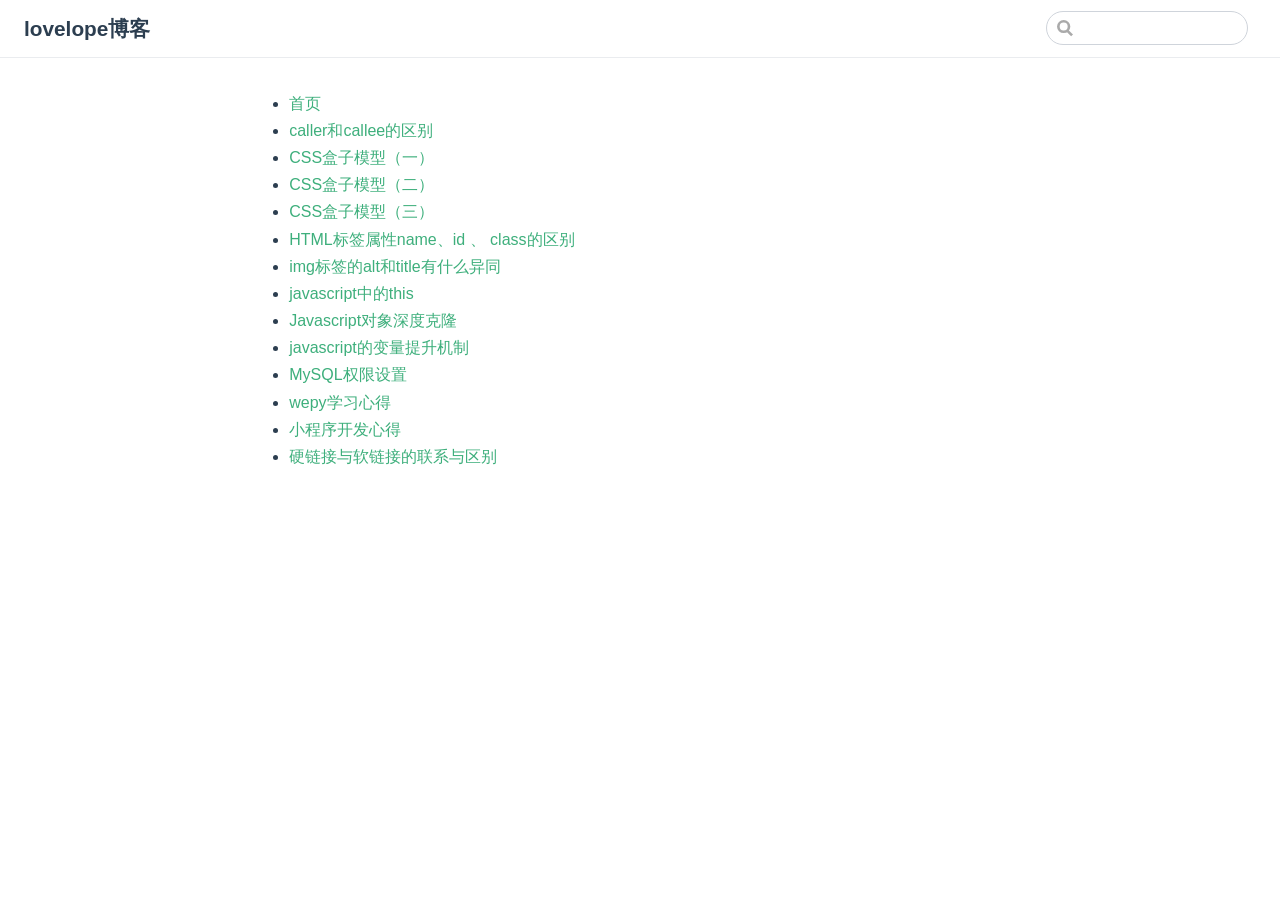
<file: index.html>
<!DOCTYPE html>
<html lang="en-US">
  <head>
    <meta charset="utf-8">
    <meta name="viewport" content="width=device-width,initial-scale=1">
    <title>lovelope博客</title>
    <meta name="description" content="种下一棵树的最佳时间不是十年前，而是现在。">
    
    
    <link rel="preload" href="/assets/css/0.styles.83d3ab16.css" as="style"><link rel="preload" href="/assets/js/app.5770203f.js" as="script"><link rel="preload" href="/assets/js/4.a1bc754e.js" as="script"><link rel="prefetch" href="/assets/js/3.aff9079f.js"><link rel="prefetch" href="/assets/js/2.673272d7.js"><link rel="prefetch" href="/assets/js/5.26cd1ccd.js"><link rel="prefetch" href="/assets/js/6.0af27563.js"><link rel="prefetch" href="/assets/js/7.a5fea5a1.js"><link rel="prefetch" href="/assets/js/8.cd6f4ee1.js"><link rel="prefetch" href="/assets/js/9.0bd568a0.js"><link rel="prefetch" href="/assets/js/10.368d8957.js"><link rel="prefetch" href="/assets/js/11.9f1e6fae.js"><link rel="prefetch" href="/assets/js/12.b8efd0be.js"><link rel="prefetch" href="/assets/js/13.624745ce.js"><link rel="prefetch" href="/assets/js/14.e1387c03.js"><link rel="prefetch" href="/assets/js/15.76fa5cc0.js"><link rel="prefetch" href="/assets/js/16.bcf7569f.js"><link rel="prefetch" href="/assets/js/17.51e61b79.js">
    <link rel="stylesheet" href="/assets/css/0.styles.83d3ab16.css">
  </head>
  <body>
    <div id="app" data-server-rendered="true"><div class="theme-container no-sidebar"><header class="navbar"><div class="sidebar-button"><svg xmlns="http://www.w3.org/2000/svg" aria-hidden="true" role="img" viewBox="0 0 448 512" class="icon"><path fill="currentColor" d="M436 124H12c-6.627 0-12-5.373-12-12V80c0-6.627 5.373-12 12-12h424c6.627 0 12 5.373 12 12v32c0 6.627-5.373 12-12 12zm0 160H12c-6.627 0-12-5.373-12-12v-32c0-6.627 5.373-12 12-12h424c6.627 0 12 5.373 12 12v32c0 6.627-5.373 12-12 12zm0 160H12c-6.627 0-12-5.373-12-12v-32c0-6.627 5.373-12 12-12h424c6.627 0 12 5.373 12 12v32c0 6.627-5.373 12-12 12z"></path></svg></div> <a href="/" class="home-link router-link-exact-active router-link-active"><!----> <span class="site-name">lovelope博客</span></a> <div class="links"><div class="search-box"><input aria-label="Search" autocomplete="off" spellcheck="false" value=""> <!----></div> <!----></div></header> <div class="sidebar-mask"></div> <div class="sidebar"><!---->  <!----> </div> <div class="page"> <div class="content"><ul><li><a href="/" class="router-link-exact-active router-link-active">首页</a></li> <li><a href="/article/caller和callee的区别.html">caller和callee的区别</a></li> <li><a href="/article/CSS盒子模型（一）.html">CSS盒子模型（一）</a></li> <li><a href="/article/CSS盒子模型（二）.html">CSS盒子模型（二）</a></li> <li><a href="/article/CSS盒子模型（三）.html">CSS盒子模型（三）</a></li> <li><a href="/article/HTML标签属性name、id、class的区别.html">HTML标签属性name、id 、 class的区别</a></li> <li><a href="/article/img标签的alt和title有什么异同.html">img标签的alt和title有什么异同</a></li> <li><a href="/article/javascript中的this.html">javascript中的this</a></li> <li><a href="/article/Javascript对象深度克隆.html">Javascript对象深度克隆</a></li> <li><a href="/article/javascript的变量提升机制.html">javascript的变量提升机制</a></li> <li><a href="/article/MySQL权限设置.html">MySQL权限设置</a></li> <li><a href="/article/wepy学习心得.html">wepy学习心得</a></li> <li><a href="/article/小程序开发心得.html">小程序开发心得</a></li> <li><a href="/article/硬链接与软链接的联系与区别.html">硬链接与软链接的联系与区别</a></li></ul></div> <div class="page-edit"><!----> <!----></div> <!----> </div> <!----></div></div>
    <script src="/assets/js/4.a1bc754e.js" defer></script><script src="/assets/js/app.5770203f.js" defer></script>
  </body>
</html>
</file>
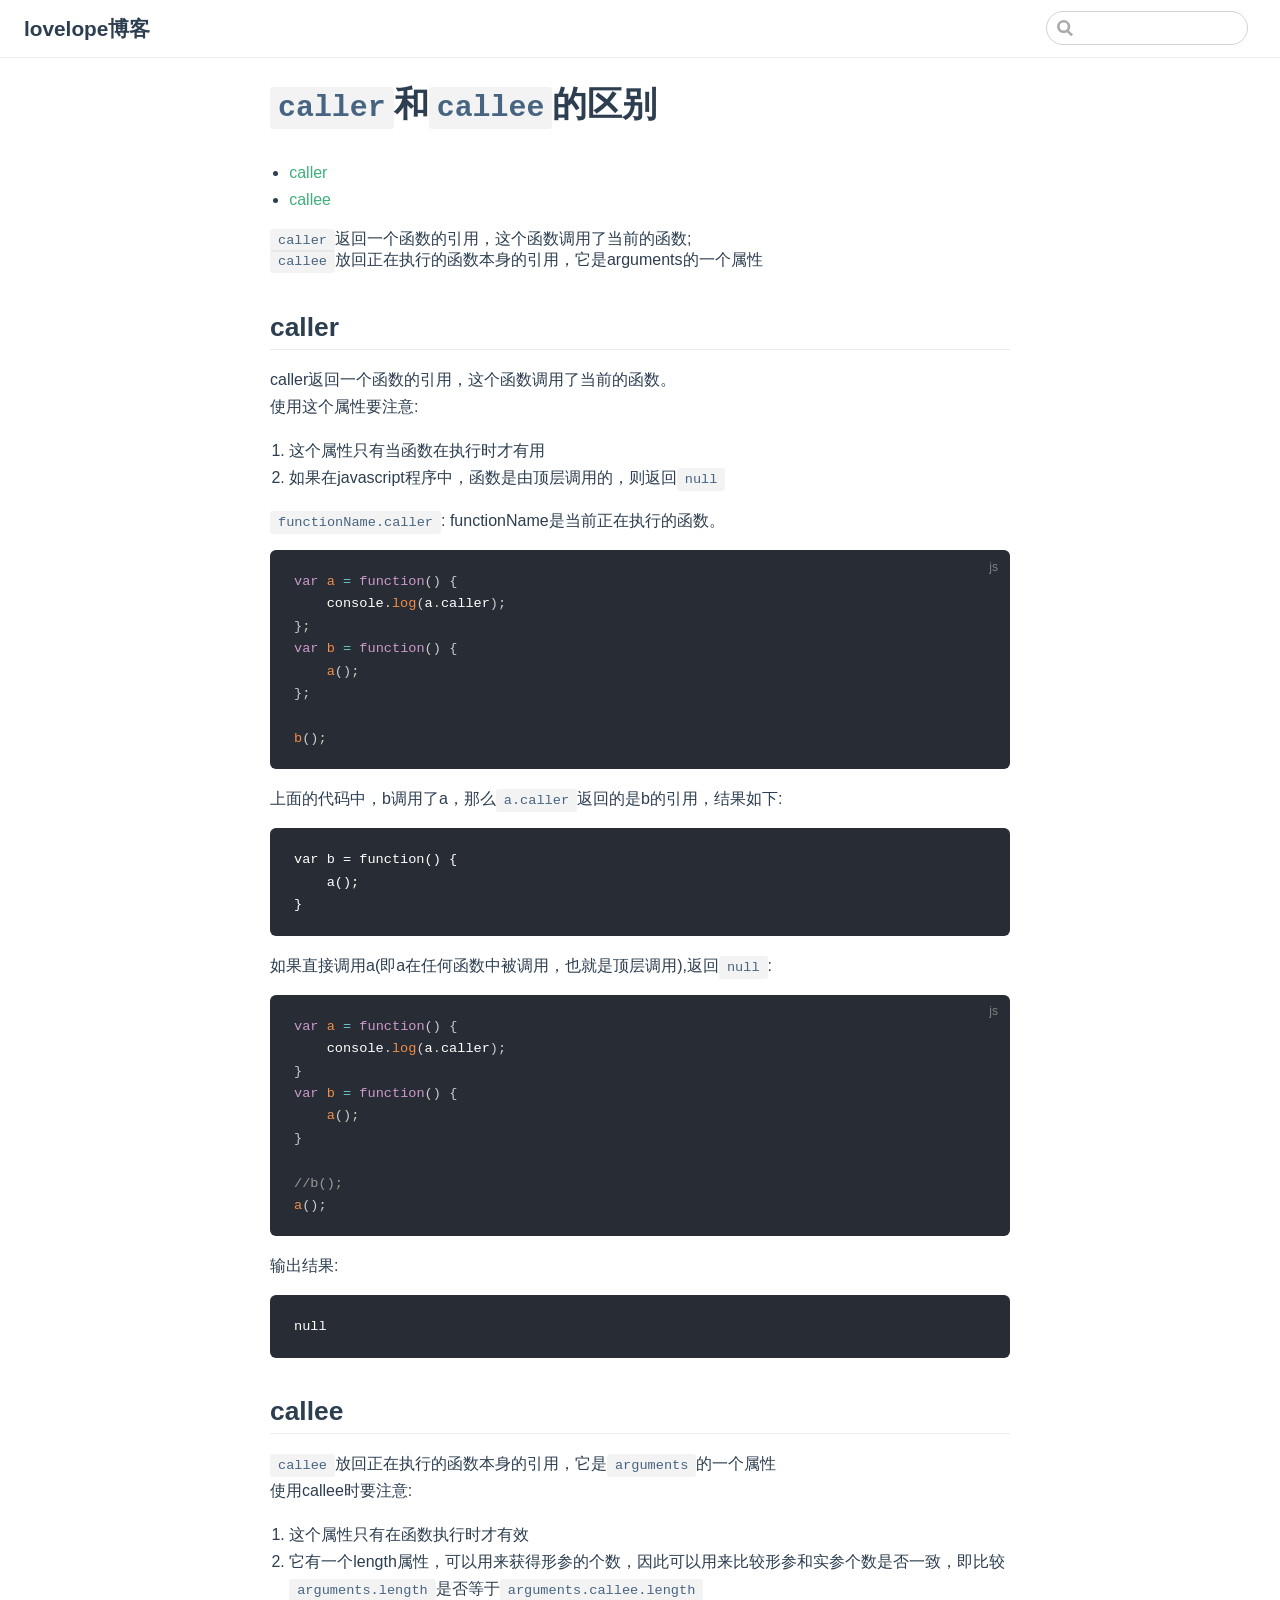
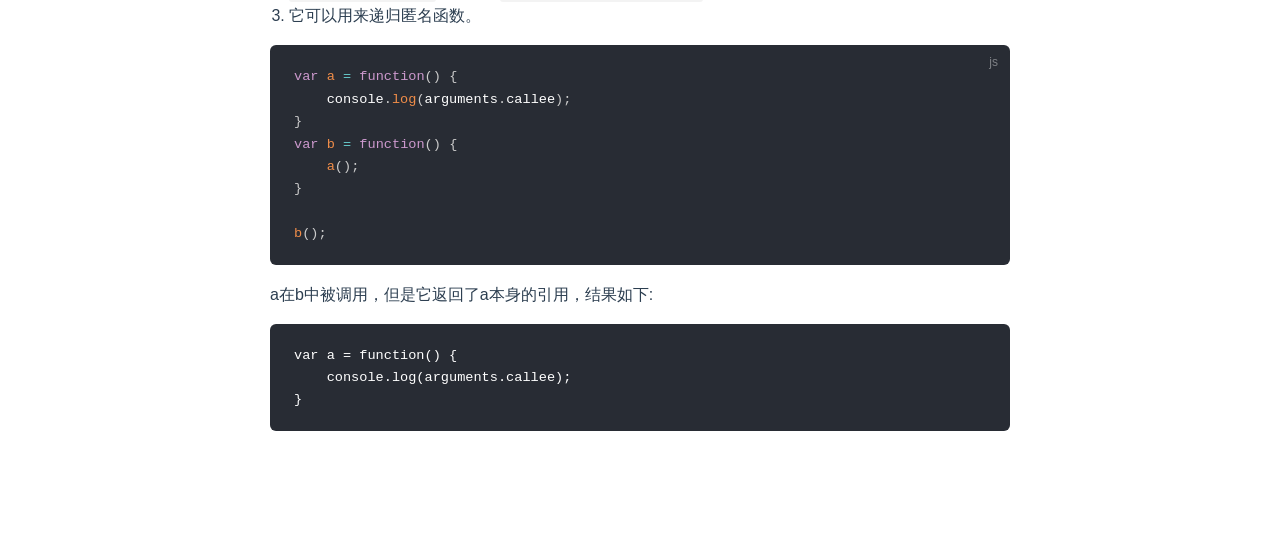
<file: article/caller和callee的区别.html>
<!DOCTYPE html>
<html lang="en-US">
  <head>
    <meta charset="utf-8">
    <meta name="viewport" content="width=device-width,initial-scale=1">
    <title>caller和callee的区别 | lovelope博客</title>
    <meta name="description" content="种下一棵树的最佳时间不是十年前，而是现在。">
    
    
    <link rel="preload" href="/assets/css/0.styles.83d3ab16.css" as="style"><link rel="preload" href="/assets/js/app.5770203f.js" as="script"><link rel="preload" href="/assets/js/11.9f1e6fae.js" as="script"><link rel="prefetch" href="/assets/js/3.aff9079f.js"><link rel="prefetch" href="/assets/js/2.673272d7.js"><link rel="prefetch" href="/assets/js/4.a1bc754e.js"><link rel="prefetch" href="/assets/js/5.26cd1ccd.js"><link rel="prefetch" href="/assets/js/6.0af27563.js"><link rel="prefetch" href="/assets/js/7.a5fea5a1.js"><link rel="prefetch" href="/assets/js/8.cd6f4ee1.js"><link rel="prefetch" href="/assets/js/9.0bd568a0.js"><link rel="prefetch" href="/assets/js/10.368d8957.js"><link rel="prefetch" href="/assets/js/12.b8efd0be.js"><link rel="prefetch" href="/assets/js/13.624745ce.js"><link rel="prefetch" href="/assets/js/14.e1387c03.js"><link rel="prefetch" href="/assets/js/15.76fa5cc0.js"><link rel="prefetch" href="/assets/js/16.bcf7569f.js"><link rel="prefetch" href="/assets/js/17.51e61b79.js">
    <link rel="stylesheet" href="/assets/css/0.styles.83d3ab16.css">
  </head>
  <body>
    <div id="app" data-server-rendered="true"><div class="theme-container no-sidebar"><header class="navbar"><div class="sidebar-button"><svg xmlns="http://www.w3.org/2000/svg" aria-hidden="true" role="img" viewBox="0 0 448 512" class="icon"><path fill="currentColor" d="M436 124H12c-6.627 0-12-5.373-12-12V80c0-6.627 5.373-12 12-12h424c6.627 0 12 5.373 12 12v32c0 6.627-5.373 12-12 12zm0 160H12c-6.627 0-12-5.373-12-12v-32c0-6.627 5.373-12 12-12h424c6.627 0 12 5.373 12 12v32c0 6.627-5.373 12-12 12zm0 160H12c-6.627 0-12-5.373-12-12v-32c0-6.627 5.373-12 12-12h424c6.627 0 12 5.373 12 12v32c0 6.627-5.373 12-12 12z"></path></svg></div> <a href="/" class="home-link router-link-active"><!----> <span class="site-name">lovelope博客</span></a> <div class="links"><div class="search-box"><input aria-label="Search" autocomplete="off" spellcheck="false" value=""> <!----></div> <!----></div></header> <div class="sidebar-mask"></div> <div class="sidebar"><!---->  <!----> </div> <div class="page"> <div class="content"><h1 id="caller和callee的区别"><a href="#caller和callee的区别" aria-hidden="true" class="header-anchor">#</a> <code>caller</code>和<code>callee</code>的区别</h1> <p></p><div class="table-of-contents"><ul><li><a href="#caller">caller</a></li><li><a href="#callee">callee</a></li></ul></div> <code>caller</code>返回一个函数的引用，这个函数调用了当前的函数;<br> <code>callee</code>放回正在执行的函数本身的引用，它是arguments的一个属性<p></p> <h2 id="caller"><a href="#caller" aria-hidden="true" class="header-anchor">#</a> caller</h2> <p>caller返回一个函数的引用，这个函数调用了当前的函数。<br>
使用这个属性要注意:</p> <ol><li>这个属性只有当函数在执行时才有用</li> <li>如果在javascript程序中，函数是由顶层调用的，则返回<code>null</code></li></ol> <p><code>functionName.caller</code>: functionName是当前正在执行的函数。</p> <div class="language-javascript extra-class"><pre class="language-javascript"><code><span class="token keyword">var</span> <span class="token function-variable function">a</span> <span class="token operator">=</span> <span class="token keyword">function</span><span class="token punctuation">(</span><span class="token punctuation">)</span> <span class="token punctuation">{</span>
    console<span class="token punctuation">.</span><span class="token function">log</span><span class="token punctuation">(</span>a<span class="token punctuation">.</span>caller<span class="token punctuation">)</span><span class="token punctuation">;</span>
<span class="token punctuation">}</span><span class="token punctuation">;</span>
<span class="token keyword">var</span> <span class="token function-variable function">b</span> <span class="token operator">=</span> <span class="token keyword">function</span><span class="token punctuation">(</span><span class="token punctuation">)</span> <span class="token punctuation">{</span>
    <span class="token function">a</span><span class="token punctuation">(</span><span class="token punctuation">)</span><span class="token punctuation">;</span>
<span class="token punctuation">}</span><span class="token punctuation">;</span>

<span class="token function">b</span><span class="token punctuation">(</span><span class="token punctuation">)</span><span class="token punctuation">;</span>  
</code></pre></div><p>上面的代码中，b调用了a，那么<code>a.caller</code>返回的是b的引用，结果如下:</p> <div class="language- extra-class"><pre class="language-text"><code>var b = function() {
    a();
}
</code></pre></div><p>如果直接调用a(即a在任何函数中被调用，也就是顶层调用),返回<code>null</code>:</p> <div class="language-javascript extra-class"><pre class="language-javascript"><code><span class="token keyword">var</span> <span class="token function-variable function">a</span> <span class="token operator">=</span> <span class="token keyword">function</span><span class="token punctuation">(</span><span class="token punctuation">)</span> <span class="token punctuation">{</span>
    console<span class="token punctuation">.</span><span class="token function">log</span><span class="token punctuation">(</span>a<span class="token punctuation">.</span>caller<span class="token punctuation">)</span><span class="token punctuation">;</span>
<span class="token punctuation">}</span>
<span class="token keyword">var</span> <span class="token function-variable function">b</span> <span class="token operator">=</span> <span class="token keyword">function</span><span class="token punctuation">(</span><span class="token punctuation">)</span> <span class="token punctuation">{</span>
    <span class="token function">a</span><span class="token punctuation">(</span><span class="token punctuation">)</span><span class="token punctuation">;</span>
<span class="token punctuation">}</span>

<span class="token comment">//b();</span>
<span class="token function">a</span><span class="token punctuation">(</span><span class="token punctuation">)</span><span class="token punctuation">;</span>
</code></pre></div><p>输出结果:</p> <div class="language- extra-class"><pre class="language-text"><code>null
</code></pre></div><h2 id="callee"><a href="#callee" aria-hidden="true" class="header-anchor">#</a> callee</h2> <p><code>callee</code>放回正在执行的函数本身的引用，它是<code>arguments</code>的一个属性<br>
使用callee时要注意:</p> <ol><li>这个属性只有在函数执行时才有效</li> <li>它有一个length属性，可以用来获得形参的个数，因此可以用来比较形参和实参个数是否一致，即比较<code>arguments.length</code>是否等于<code>arguments.callee.length</code></li> <li>它可以用来递归匿名函数。</li></ol> <div class="language-javascript extra-class"><pre class="language-javascript"><code><span class="token keyword">var</span> <span class="token function-variable function">a</span> <span class="token operator">=</span> <span class="token keyword">function</span><span class="token punctuation">(</span><span class="token punctuation">)</span> <span class="token punctuation">{</span>
    console<span class="token punctuation">.</span><span class="token function">log</span><span class="token punctuation">(</span>arguments<span class="token punctuation">.</span>callee<span class="token punctuation">)</span><span class="token punctuation">;</span>
<span class="token punctuation">}</span>
<span class="token keyword">var</span> <span class="token function-variable function">b</span> <span class="token operator">=</span> <span class="token keyword">function</span><span class="token punctuation">(</span><span class="token punctuation">)</span> <span class="token punctuation">{</span>
    <span class="token function">a</span><span class="token punctuation">(</span><span class="token punctuation">)</span><span class="token punctuation">;</span>
<span class="token punctuation">}</span>

<span class="token function">b</span><span class="token punctuation">(</span><span class="token punctuation">)</span><span class="token punctuation">;</span>
</code></pre></div><p>a在b中被调用，但是它返回了a本身的引用，结果如下:</p> <div class="language- extra-class"><pre class="language-text"><code>var a = function() {
    console.log(arguments.callee);
}
</code></pre></div></div> <div class="page-edit"><!----> <!----></div> <!----> </div> <!----></div></div>
    <script src="/assets/js/11.9f1e6fae.js" defer></script><script src="/assets/js/app.5770203f.js" defer></script>
  </body>
</html>
</file>
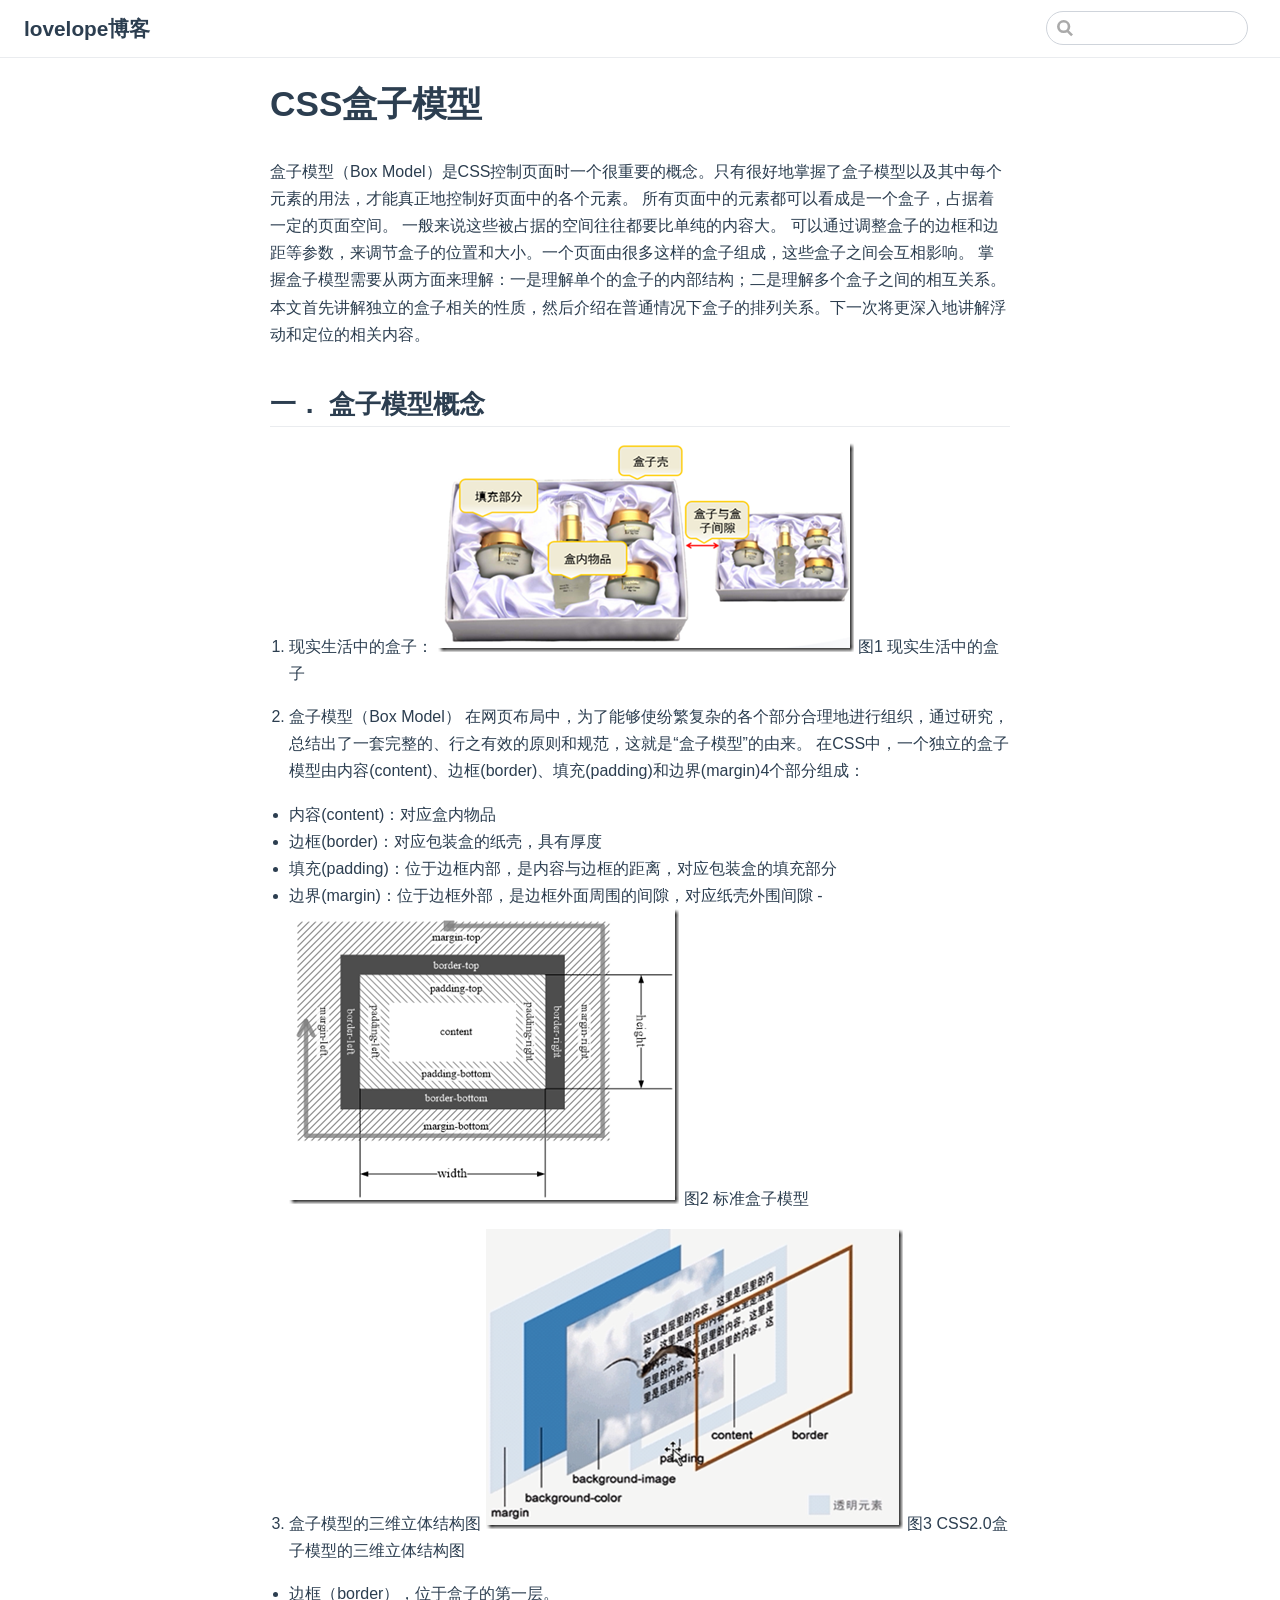
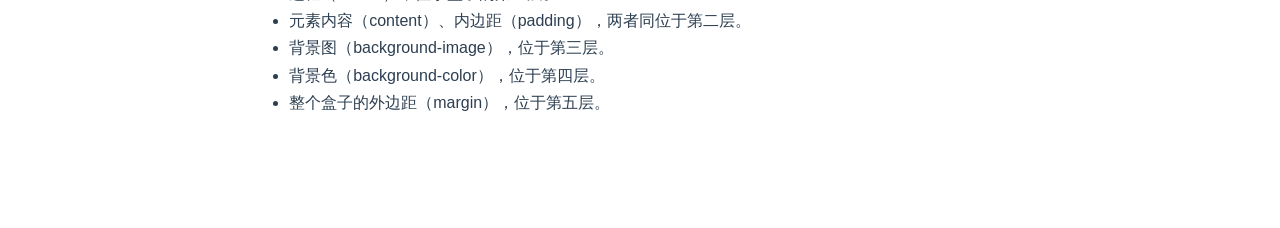
<file: article/CSS盒子模型（一）.html>
<!DOCTYPE html>
<html lang="en-US">
  <head>
    <meta charset="utf-8">
    <meta name="viewport" content="width=device-width,initial-scale=1">
    <title>CSS盒子模型（一） | lovelope博客</title>
    <meta name="description" content="种下一棵树的最佳时间不是十年前，而是现在。">
    
    
    <link rel="preload" href="/assets/css/0.styles.83d3ab16.css" as="style"><link rel="preload" href="/assets/js/app.5770203f.js" as="script"><link rel="preload" href="/assets/js/5.26cd1ccd.js" as="script"><link rel="prefetch" href="/assets/js/3.aff9079f.js"><link rel="prefetch" href="/assets/js/2.673272d7.js"><link rel="prefetch" href="/assets/js/4.a1bc754e.js"><link rel="prefetch" href="/assets/js/6.0af27563.js"><link rel="prefetch" href="/assets/js/7.a5fea5a1.js"><link rel="prefetch" href="/assets/js/8.cd6f4ee1.js"><link rel="prefetch" href="/assets/js/9.0bd568a0.js"><link rel="prefetch" href="/assets/js/10.368d8957.js"><link rel="prefetch" href="/assets/js/11.9f1e6fae.js"><link rel="prefetch" href="/assets/js/12.b8efd0be.js"><link rel="prefetch" href="/assets/js/13.624745ce.js"><link rel="prefetch" href="/assets/js/14.e1387c03.js"><link rel="prefetch" href="/assets/js/15.76fa5cc0.js"><link rel="prefetch" href="/assets/js/16.bcf7569f.js"><link rel="prefetch" href="/assets/js/17.51e61b79.js">
    <link rel="stylesheet" href="/assets/css/0.styles.83d3ab16.css">
  </head>
  <body>
    <div id="app" data-server-rendered="true"><div class="theme-container no-sidebar"><header class="navbar"><div class="sidebar-button"><svg xmlns="http://www.w3.org/2000/svg" aria-hidden="true" role="img" viewBox="0 0 448 512" class="icon"><path fill="currentColor" d="M436 124H12c-6.627 0-12-5.373-12-12V80c0-6.627 5.373-12 12-12h424c6.627 0 12 5.373 12 12v32c0 6.627-5.373 12-12 12zm0 160H12c-6.627 0-12-5.373-12-12v-32c0-6.627 5.373-12 12-12h424c6.627 0 12 5.373 12 12v32c0 6.627-5.373 12-12 12zm0 160H12c-6.627 0-12-5.373-12-12v-32c0-6.627 5.373-12 12-12h424c6.627 0 12 5.373 12 12v32c0 6.627-5.373 12-12 12z"></path></svg></div> <a href="/" class="home-link router-link-active"><!----> <span class="site-name">lovelope博客</span></a> <div class="links"><div class="search-box"><input aria-label="Search" autocomplete="off" spellcheck="false" value=""> <!----></div> <!----></div></header> <div class="sidebar-mask"></div> <div class="sidebar"><!---->  <!----> </div> <div class="page"> <div class="content"><h1 id="css盒子模型"><a href="#css盒子模型" aria-hidden="true" class="header-anchor">#</a> CSS盒子模型</h1> <p>盒子模型（Box Model）是CSS控制页面时一个很重要的概念。只有很好地掌握了盒子模型以及其中每个元素的用法，才能真正地控制好页面中的各个元素。
所有页面中的元素都可以看成是一个盒子，占据着一定的页面空间。 一般来说这些被占据的空间往往都要比单纯的内容大。 可以通过调整盒子的边框和边距等参数，来调节盒子的位置和大小。一个页面由很多这样的盒子组成，这些盒子之间会互相影响。
掌握盒子模型需要从两方面来理解：一是理解单个的盒子的内部结构；二是理解多个盒子之间的相互关系。
本文首先讲解独立的盒子相关的性质，然后介绍在普通情况下盒子的排列关系。下一次将更深入地讲解浮动和定位的相关内容。</p> <h2 id="一．-盒子模型概念"><a href="#一．-盒子模型概念" aria-hidden="true" class="header-anchor">#</a> 一． 盒子模型概念</h2> <ol><li><p>现实生活中的盒子：
<img src="/assets/img/realbox.58a97d20.png" alt="real box">
图1  现实生活中的盒子</p></li> <li><p>盒子模型（Box Model）
在网页布局中，为了能够使纷繁复杂的各个部分合理地进行组织，通过研究，总结出了一套完整的、行之有效的原则和规范，这就是“盒子模型”的由来。
在CSS中，一个独立的盒子模型由内容(content)、边框(border)、填充(padding)和边界(margin)4个部分组成：</p></li></ol> <ul><li>内容(content)：对应盒内物品</li> <li>边框(border)：对应包装盒的纸壳，具有厚度</li> <li>填充(padding)：位于边框内部，是内容与边框的距离，对应包装盒的填充部分</li> <li>边界(margin)：位于边框外部，是边框外面周围的间隙，对应纸壳外围间隙  -
<img src="/assets/img/boxmodel.d017f1e2.png" alt="box model">
图2  标准盒子模型</li></ul> <ol start="3"><li>盒子模型的三维立体结构图
<img src="/assets/img/3dboxmodel.5206df7b.png" alt="3d box model">
图3  CSS2.0盒子模型的三维立体结构图</li></ol> <ul><li>边框（border），位于盒子的第一层。</li> <li>元素内容（content）、内边距（padding），两者同位于第二层。</li> <li>背景图（background-image），位于第三层。</li> <li>背景色（background-color），位于第四层。</li> <li>整个盒子的外边距（margin），位于第五层。</li></ul></div> <div class="page-edit"><!----> <!----></div> <!----> </div> <!----></div></div>
    <script src="/assets/js/5.26cd1ccd.js" defer></script><script src="/assets/js/app.5770203f.js" defer></script>
  </body>
</html>
</file>
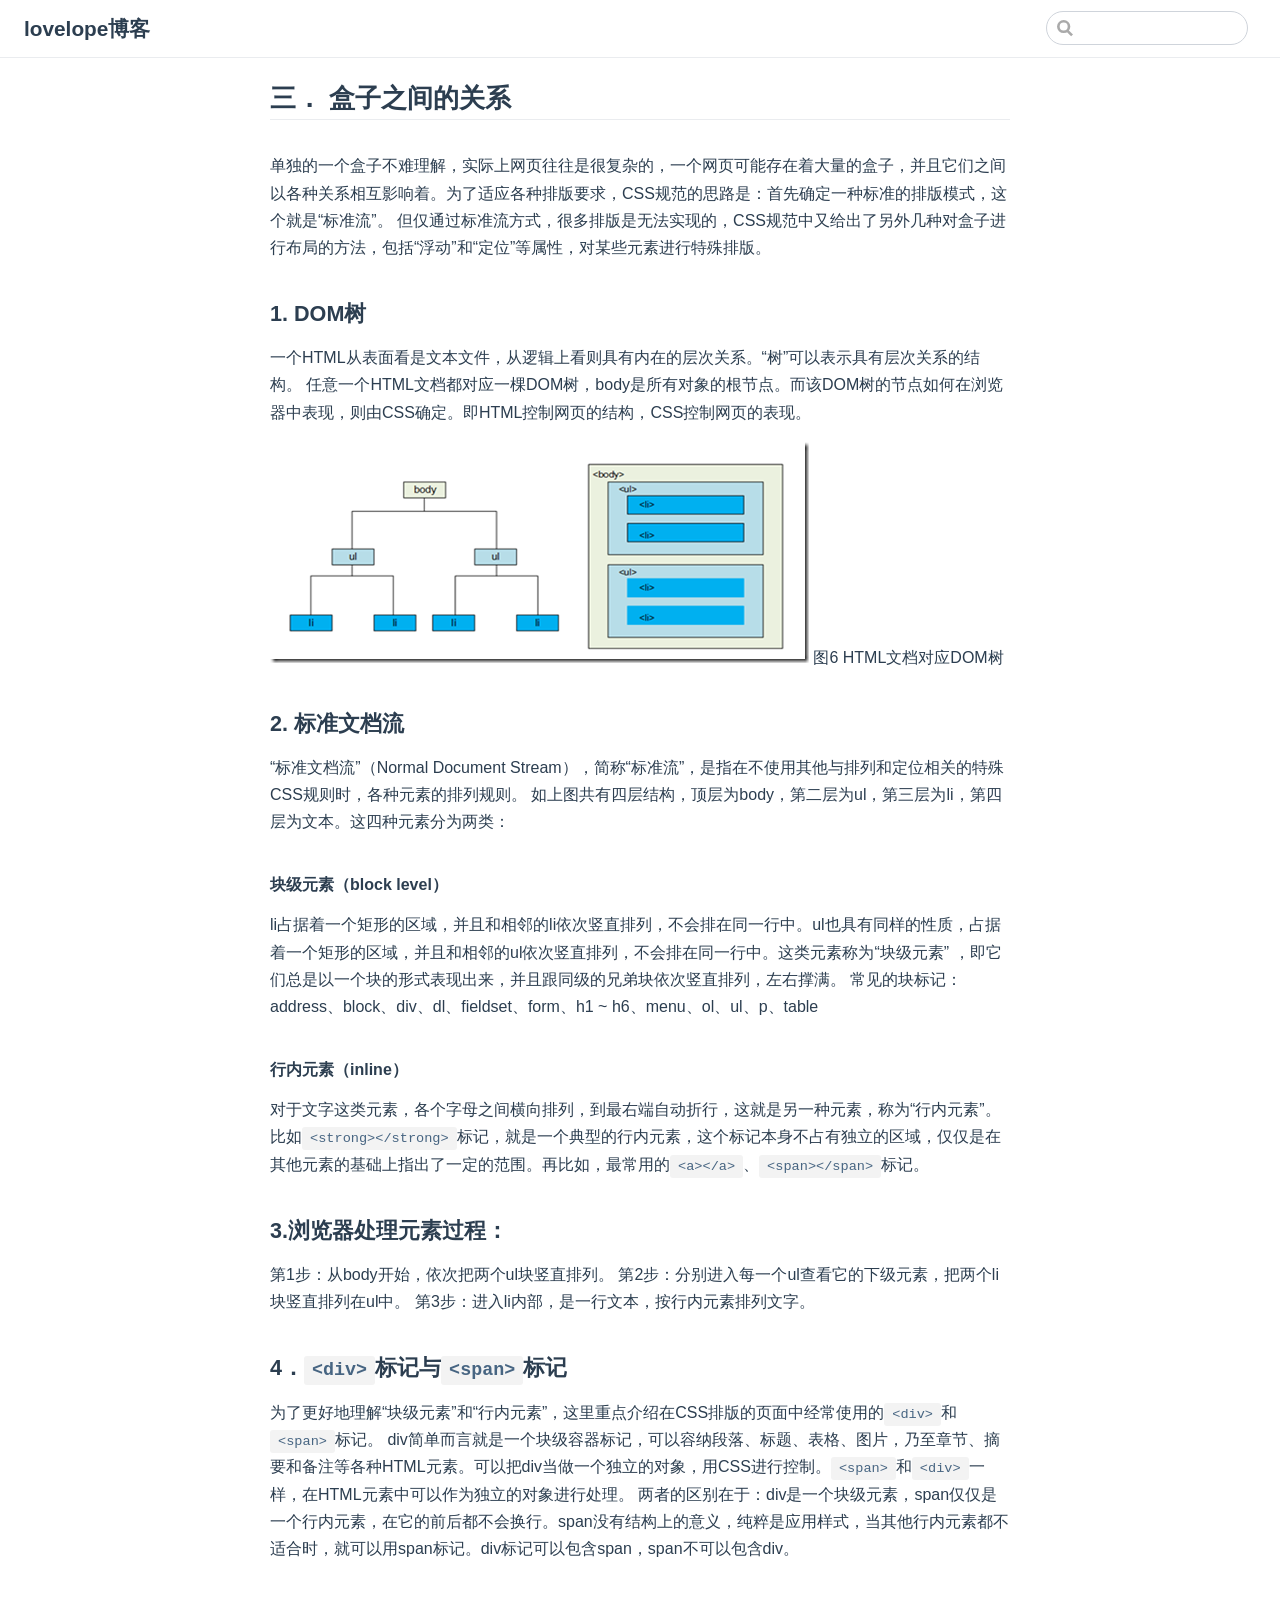
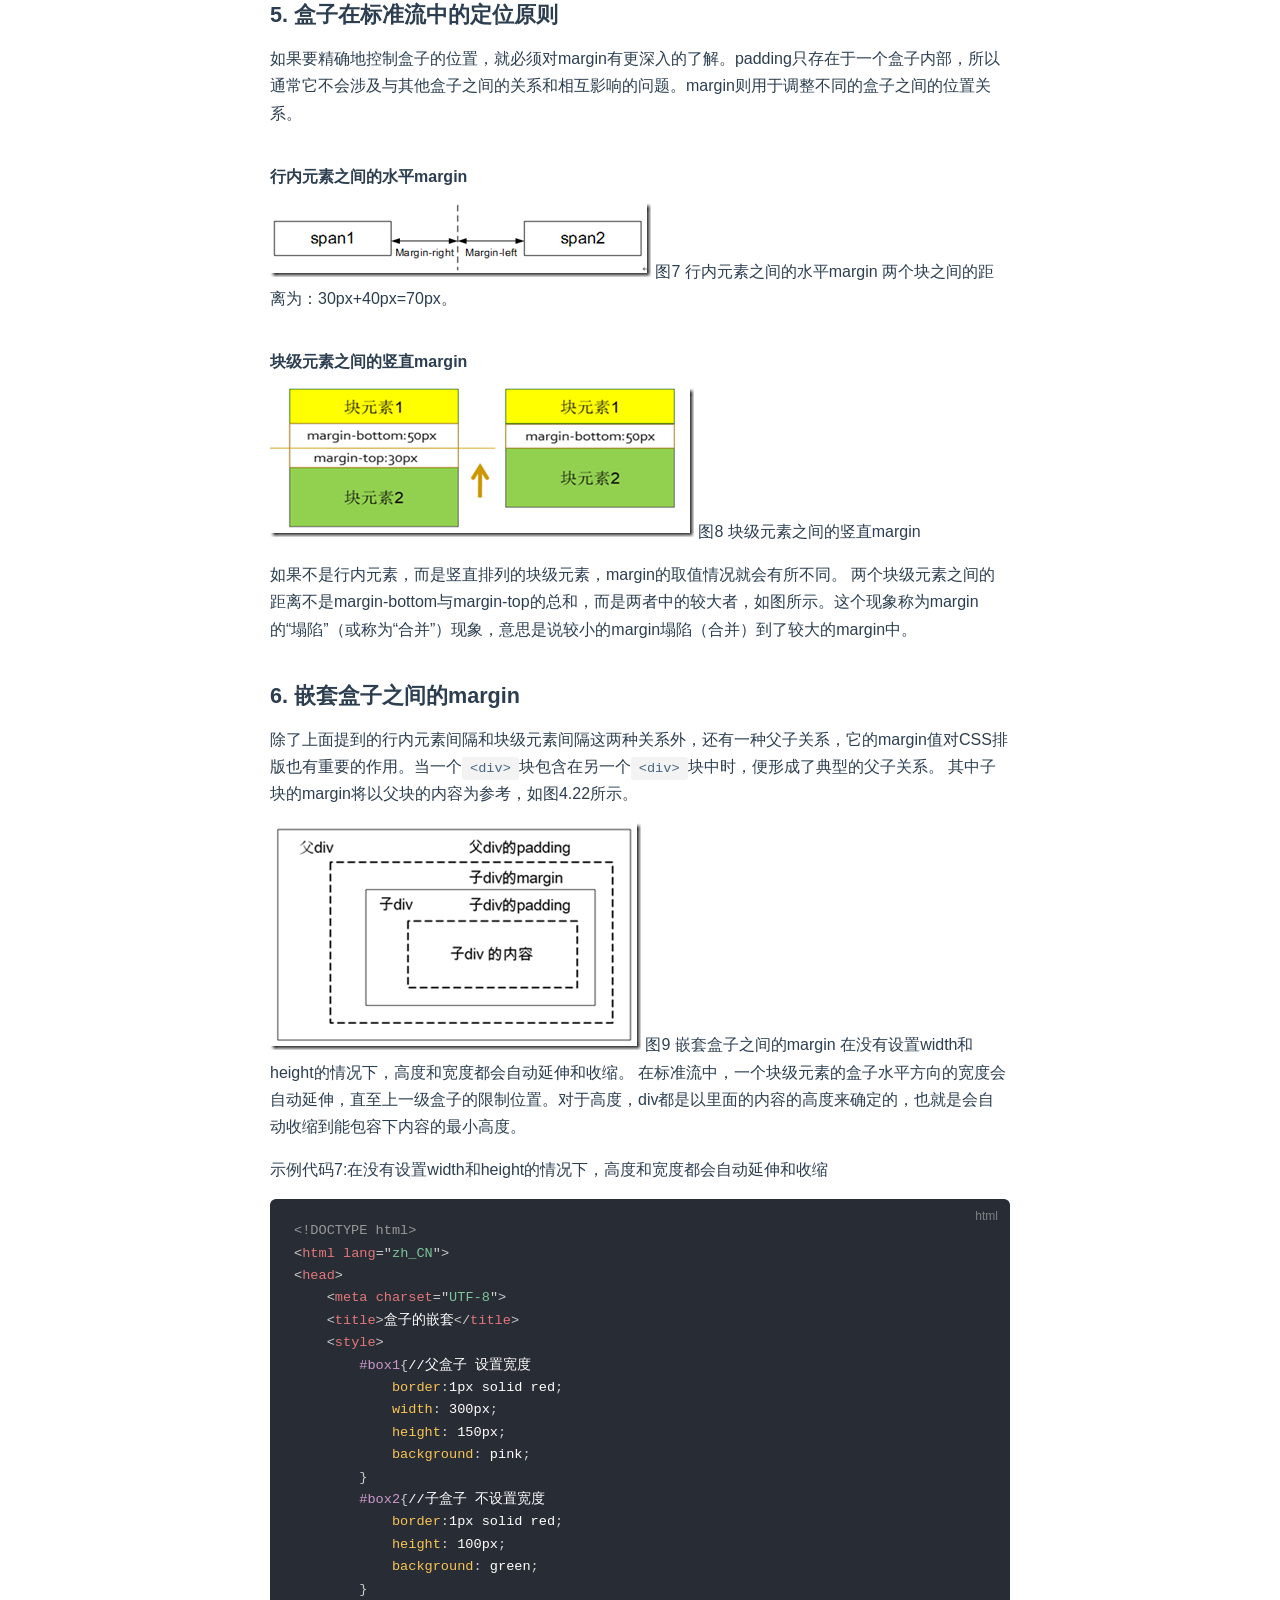
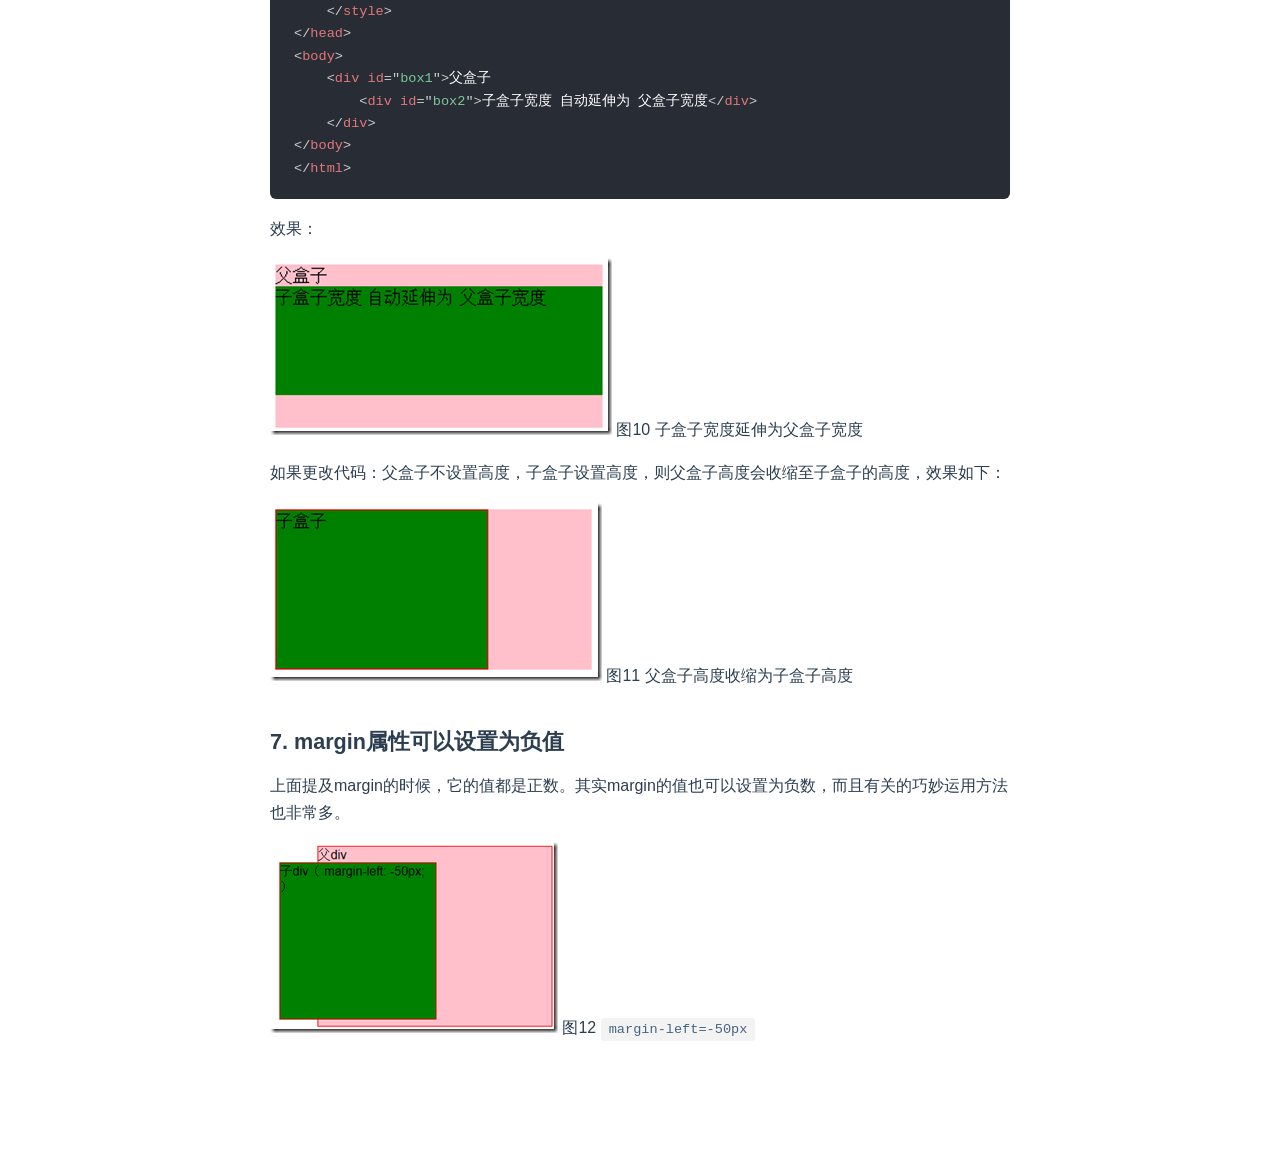
<file: article/CSS盒子模型（三）.html>
<!DOCTYPE html>
<html lang="en-US">
  <head>
    <meta charset="utf-8">
    <meta name="viewport" content="width=device-width,initial-scale=1">
    <title>CSS盒子模型（三） | lovelope博客</title>
    <meta name="description" content="种下一棵树的最佳时间不是十年前，而是现在。">
    
    
    <link rel="preload" href="/assets/css/0.styles.83d3ab16.css" as="style"><link rel="preload" href="/assets/js/app.5770203f.js" as="script"><link rel="preload" href="/assets/js/6.0af27563.js" as="script"><link rel="prefetch" href="/assets/js/3.aff9079f.js"><link rel="prefetch" href="/assets/js/2.673272d7.js"><link rel="prefetch" href="/assets/js/4.a1bc754e.js"><link rel="prefetch" href="/assets/js/5.26cd1ccd.js"><link rel="prefetch" href="/assets/js/7.a5fea5a1.js"><link rel="prefetch" href="/assets/js/8.cd6f4ee1.js"><link rel="prefetch" href="/assets/js/9.0bd568a0.js"><link rel="prefetch" href="/assets/js/10.368d8957.js"><link rel="prefetch" href="/assets/js/11.9f1e6fae.js"><link rel="prefetch" href="/assets/js/12.b8efd0be.js"><link rel="prefetch" href="/assets/js/13.624745ce.js"><link rel="prefetch" href="/assets/js/14.e1387c03.js"><link rel="prefetch" href="/assets/js/15.76fa5cc0.js"><link rel="prefetch" href="/assets/js/16.bcf7569f.js"><link rel="prefetch" href="/assets/js/17.51e61b79.js">
    <link rel="stylesheet" href="/assets/css/0.styles.83d3ab16.css">
  </head>
  <body>
    <div id="app" data-server-rendered="true"><div class="theme-container no-sidebar"><header class="navbar"><div class="sidebar-button"><svg xmlns="http://www.w3.org/2000/svg" aria-hidden="true" role="img" viewBox="0 0 448 512" class="icon"><path fill="currentColor" d="M436 124H12c-6.627 0-12-5.373-12-12V80c0-6.627 5.373-12 12-12h424c6.627 0 12 5.373 12 12v32c0 6.627-5.373 12-12 12zm0 160H12c-6.627 0-12-5.373-12-12v-32c0-6.627 5.373-12 12-12h424c6.627 0 12 5.373 12 12v32c0 6.627-5.373 12-12 12zm0 160H12c-6.627 0-12-5.373-12-12v-32c0-6.627 5.373-12 12-12h424c6.627 0 12 5.373 12 12v32c0 6.627-5.373 12-12 12z"></path></svg></div> <a href="/" class="home-link router-link-active"><!----> <span class="site-name">lovelope博客</span></a> <div class="links"><div class="search-box"><input aria-label="Search" autocomplete="off" spellcheck="false" value=""> <!----></div> <!----></div></header> <div class="sidebar-mask"></div> <div class="sidebar"><!---->  <!----> </div> <div class="page"> <div class="content"><h2 id="三．-盒子之间的关系"><a href="#三．-盒子之间的关系" aria-hidden="true" class="header-anchor">#</a> 三． 盒子之间的关系</h2> <p>单独的一个盒子不难理解，实际上网页往往是很复杂的，一个网页可能存在着大量的盒子，并且它们之间以各种关系相互影响着。为了适应各种排版要求，CSS规范的思路是：首先确定一种标准的排版模式，这个就是“标准流”。
但仅通过标准流方式，很多排版是无法实现的，CSS规范中又给出了另外几种对盒子进行布局的方法，包括“浮动”和“定位”等属性，对某些元素进行特殊排版。</p> <h3 id="_1-dom树"><a href="#_1-dom树" aria-hidden="true" class="header-anchor">#</a> 1. DOM树</h3> <p>一个HTML从表面看是文本文件，从逻辑上看则具有内在的层次关系。“树”可以表示具有层次关系的结构。
任意一个HTML文档都对应一棵DOM树，body是所有对象的根节点。而该DOM树的节点如何在浏览器中表现，则由CSS确定。即HTML控制网页的结构，CSS控制网页的表现。</p> <p><img src="/assets/img/doc2dom.f1426194.png" alt="doc to dom">
图6  HTML文档对应DOM树</p> <h3 id="_2-标准文档流"><a href="#_2-标准文档流" aria-hidden="true" class="header-anchor">#</a> 2. 标准文档流</h3> <p>“标准文档流”（Normal Document Stream），简称“标准流”，是指在不使用其他与排列和定位相关的特殊CSS规则时，各种元素的排列规则。
如上图共有四层结构，顶层为body，第二层为ul，第三层为li，第四层为文本。这四种元素分为两类：</p> <h4 id="块级元素（block-level）"><a href="#块级元素（block-level）" aria-hidden="true" class="header-anchor">#</a> 块级元素（block level）</h4> <p>li占据着一个矩形的区域，并且和相邻的li依次竖直排列，不会排在同一行中。ul也具有同样的性质，占据着一个矩形的区域，并且和相邻的ul依次竖直排列，不会排在同一行中。这类元素称为“块级元素” ，即它们总是以一个块的形式表现出来，并且跟同级的兄弟块依次竖直排列，左右撑满。
常见的块标记：address、block、div、dl、fieldset、form、h1 ~ h6、menu、ol、ul、p、table</p> <h4 id="行内元素（inline）"><a href="#行内元素（inline）" aria-hidden="true" class="header-anchor">#</a> 行内元素（inline）</h4> <p>对于文字这类元素，各个字母之间横向排列，到最右端自动折行，这就是另一种元素，称为“行内元素”。比如<code>&lt;strong&gt;&lt;/strong&gt;</code>标记，就是一个典型的行内元素，这个标记本身不占有独立的区域，仅仅是在其他元素的基础上指出了一定的范围。再比如，最常用的<code>&lt;a&gt;&lt;/a&gt;</code>、<code>&lt;span&gt;&lt;/span&gt;</code>标记。</p> <h3 id="_3-浏览器处理元素过程："><a href="#_3-浏览器处理元素过程：" aria-hidden="true" class="header-anchor">#</a> 3.浏览器处理元素过程：</h3> <p>第1步：从body开始，依次把两个ul块竖直排列。
第2步：分别进入每一个ul查看它的下级元素，把两个li块竖直排列在ul中。
第3步：进入li内部，是一行文本，按行内元素排列文字。</p> <h3 id="_4．-div-标记与-span-标记"><a href="#_4．-div-标记与-span-标记" aria-hidden="true" class="header-anchor">#</a> 4．<code>&lt;div&gt;</code>标记与<code>&lt;span&gt;</code>标记</h3> <p>为了更好地理解“块级元素”和“行内元素”，这里重点介绍在CSS排版的页面中经常使用的<code>&lt;div&gt;</code>和<code>&lt;span&gt;</code>标记。
div简单而言就是一个块级容器标记，可以容纳段落、标题、表格、图片，乃至章节、摘要和备注等各种HTML元素。可以把div当做一个独立的对象，用CSS进行控制。<code>&lt;span&gt;</code>和<code>&lt;div&gt;</code>一样，在HTML元素中可以作为独立的对象进行处理。
两者的区别在于：div是一个块级元素，span仅仅是一个行内元素，在它的前后都不会换行。span没有结构上的意义，纯粹是应用样式，当其他行内元素都不适合时，就可以用span标记。div标记可以包含span，span不可以包含div。</p> <h3 id="_5-盒子在标准流中的定位原则"><a href="#_5-盒子在标准流中的定位原则" aria-hidden="true" class="header-anchor">#</a> 5. 盒子在标准流中的定位原则</h3> <p>如果要精确地控制盒子的位置，就必须对margin有更深入的了解。padding只存在于一个盒子内部，所以通常它不会涉及与其他盒子之间的关系和相互影响的问题。margin则用于调整不同的盒子之间的位置关系。</p> <h4 id="行内元素之间的水平margin"><a href="#行内元素之间的水平margin" aria-hidden="true" class="header-anchor">#</a> 行内元素之间的水平margin</h4> <p><img src="[data-uri]" alt="horizontal margin">
图7  行内元素之间的水平margin
两个块之间的距离为：30px+40px=70px。</p> <h4 id="块级元素之间的竖直margin"><a href="#块级元素之间的竖直margin" aria-hidden="true" class="header-anchor">#</a> 块级元素之间的竖直margin</h4> <p><img src="/assets/img/verticalmargin.962d21ce.png" alt="vertical margin">
图8  块级元素之间的竖直margin</p> <p>如果不是行内元素，而是竖直排列的块级元素，margin的取值情况就会有所不同。
两个块级元素之间的距离不是margin-bottom与margin-top的总和，而是两者中的较大者，如图所示。这个现象称为margin的“塌陷”（或称为“合并”）现象，意思是说较小的margin塌陷（合并）到了较大的margin中。</p> <h3 id="_6-嵌套盒子之间的margin"><a href="#_6-嵌套盒子之间的margin" aria-hidden="true" class="header-anchor">#</a> 6. 嵌套盒子之间的margin</h3> <p>除了上面提到的行内元素间隔和块级元素间隔这两种关系外，还有一种父子关系，它的margin值对CSS排版也有重要的作用。当一个<code>&lt;div&gt;</code>块包含在另一个<code>&lt;div&gt;</code>块中时，便形成了典型的父子关系。
其中子块的margin将以父块的内容为参考，如图4.22所示。</p> <p><img src="/assets/img/nestmargin.8d23715f.png" alt="nest margin">
图9  嵌套盒子之间的margin
在没有设置width和height的情况下，高度和宽度都会自动延伸和收缩。 在标准流中，一个块级元素的盒子水平方向的宽度会自动延伸，直至上一级盒子的限制位置。对于高度，div都是以里面的内容的高度来确定的，也就是会自动收缩到能包容下内容的最小高度。</p> <p>示例代码7:在没有设置width和height的情况下，高度和宽度都会自动延伸和收缩</p> <div class="language-html extra-class"><pre class="language-html"><code><span class="token doctype">&lt;!DOCTYPE html&gt;</span>
<span class="token tag"><span class="token tag"><span class="token punctuation">&lt;</span>html</span> <span class="token attr-name">lang</span><span class="token attr-value"><span class="token punctuation">=</span><span class="token punctuation">&quot;</span>zh_CN<span class="token punctuation">&quot;</span></span><span class="token punctuation">&gt;</span></span>
<span class="token tag"><span class="token tag"><span class="token punctuation">&lt;</span>head</span><span class="token punctuation">&gt;</span></span>
    <span class="token tag"><span class="token tag"><span class="token punctuation">&lt;</span>meta</span> <span class="token attr-name">charset</span><span class="token attr-value"><span class="token punctuation">=</span><span class="token punctuation">&quot;</span>UTF-8<span class="token punctuation">&quot;</span></span><span class="token punctuation">&gt;</span></span>
    <span class="token tag"><span class="token tag"><span class="token punctuation">&lt;</span>title</span><span class="token punctuation">&gt;</span></span>盒子的嵌套<span class="token tag"><span class="token tag"><span class="token punctuation">&lt;/</span>title</span><span class="token punctuation">&gt;</span></span>
    <span class="token tag"><span class="token tag"><span class="token punctuation">&lt;</span>style</span><span class="token punctuation">&gt;</span></span><span class="token style language-css">
        <span class="token selector">#box1</span><span class="token punctuation">{</span>//父盒子 设置宽度
            <span class="token property">border</span><span class="token punctuation">:</span>1px solid red<span class="token punctuation">;</span>
            <span class="token property">width</span><span class="token punctuation">:</span> 300px<span class="token punctuation">;</span>
            <span class="token property">height</span><span class="token punctuation">:</span> 150px<span class="token punctuation">;</span>
            <span class="token property">background</span><span class="token punctuation">:</span> pink<span class="token punctuation">;</span>
        <span class="token punctuation">}</span>
        <span class="token selector">#box2</span><span class="token punctuation">{</span>//子盒子 不设置宽度
            <span class="token property">border</span><span class="token punctuation">:</span>1px solid red<span class="token punctuation">;</span>
            <span class="token property">height</span><span class="token punctuation">:</span> 100px<span class="token punctuation">;</span>
            <span class="token property">background</span><span class="token punctuation">:</span> green<span class="token punctuation">;</span>
        <span class="token punctuation">}</span>
    </span><span class="token tag"><span class="token tag"><span class="token punctuation">&lt;/</span>style</span><span class="token punctuation">&gt;</span></span>
<span class="token tag"><span class="token tag"><span class="token punctuation">&lt;/</span>head</span><span class="token punctuation">&gt;</span></span>
<span class="token tag"><span class="token tag"><span class="token punctuation">&lt;</span>body</span><span class="token punctuation">&gt;</span></span>
    <span class="token tag"><span class="token tag"><span class="token punctuation">&lt;</span>div</span> <span class="token attr-name">id</span><span class="token attr-value"><span class="token punctuation">=</span><span class="token punctuation">&quot;</span>box1<span class="token punctuation">&quot;</span></span><span class="token punctuation">&gt;</span></span>父盒子
        <span class="token tag"><span class="token tag"><span class="token punctuation">&lt;</span>div</span> <span class="token attr-name">id</span><span class="token attr-value"><span class="token punctuation">=</span><span class="token punctuation">&quot;</span>box2<span class="token punctuation">&quot;</span></span><span class="token punctuation">&gt;</span></span>子盒子宽度 自动延伸为 父盒子宽度<span class="token tag"><span class="token tag"><span class="token punctuation">&lt;/</span>div</span><span class="token punctuation">&gt;</span></span>
    <span class="token tag"><span class="token tag"><span class="token punctuation">&lt;/</span>div</span><span class="token punctuation">&gt;</span></span>
<span class="token tag"><span class="token tag"><span class="token punctuation">&lt;/</span>body</span><span class="token punctuation">&gt;</span></span>
<span class="token tag"><span class="token tag"><span class="token punctuation">&lt;/</span>html</span><span class="token punctuation">&gt;</span></span>
</code></pre></div><p>效果：</p> <p><img src="/assets/img/width100.46097cdb.png" alt="width 100%">
图10  子盒子宽度延伸为父盒子宽度</p> <p>如果更改代码：父盒子不设置高度，子盒子设置高度，则父盒子高度会收缩至子盒子的高度，效果如下：</p> <p><img src="[data-uri]" alt="hight 100%">
图11  父盒子高度收缩为子盒子高度</p> <h3 id="_7-margin属性可以设置为负值"><a href="#_7-margin属性可以设置为负值" aria-hidden="true" class="header-anchor">#</a> 7. margin属性可以设置为负值</h3> <p>上面提及margin的时候，它的值都是正数。其实margin的值也可以设置为负数，而且有关的巧妙运用方法也非常多。</p> <p><img src="[data-uri]" alt="negative margin">
图12  <code>margin-left=-50px</code></p></div> <div class="page-edit"><!----> <!----></div> <!----> </div> <!----></div></div>
    <script src="/assets/js/6.0af27563.js" defer></script><script src="/assets/js/app.5770203f.js" defer></script>
  </body>
</html>
</file>
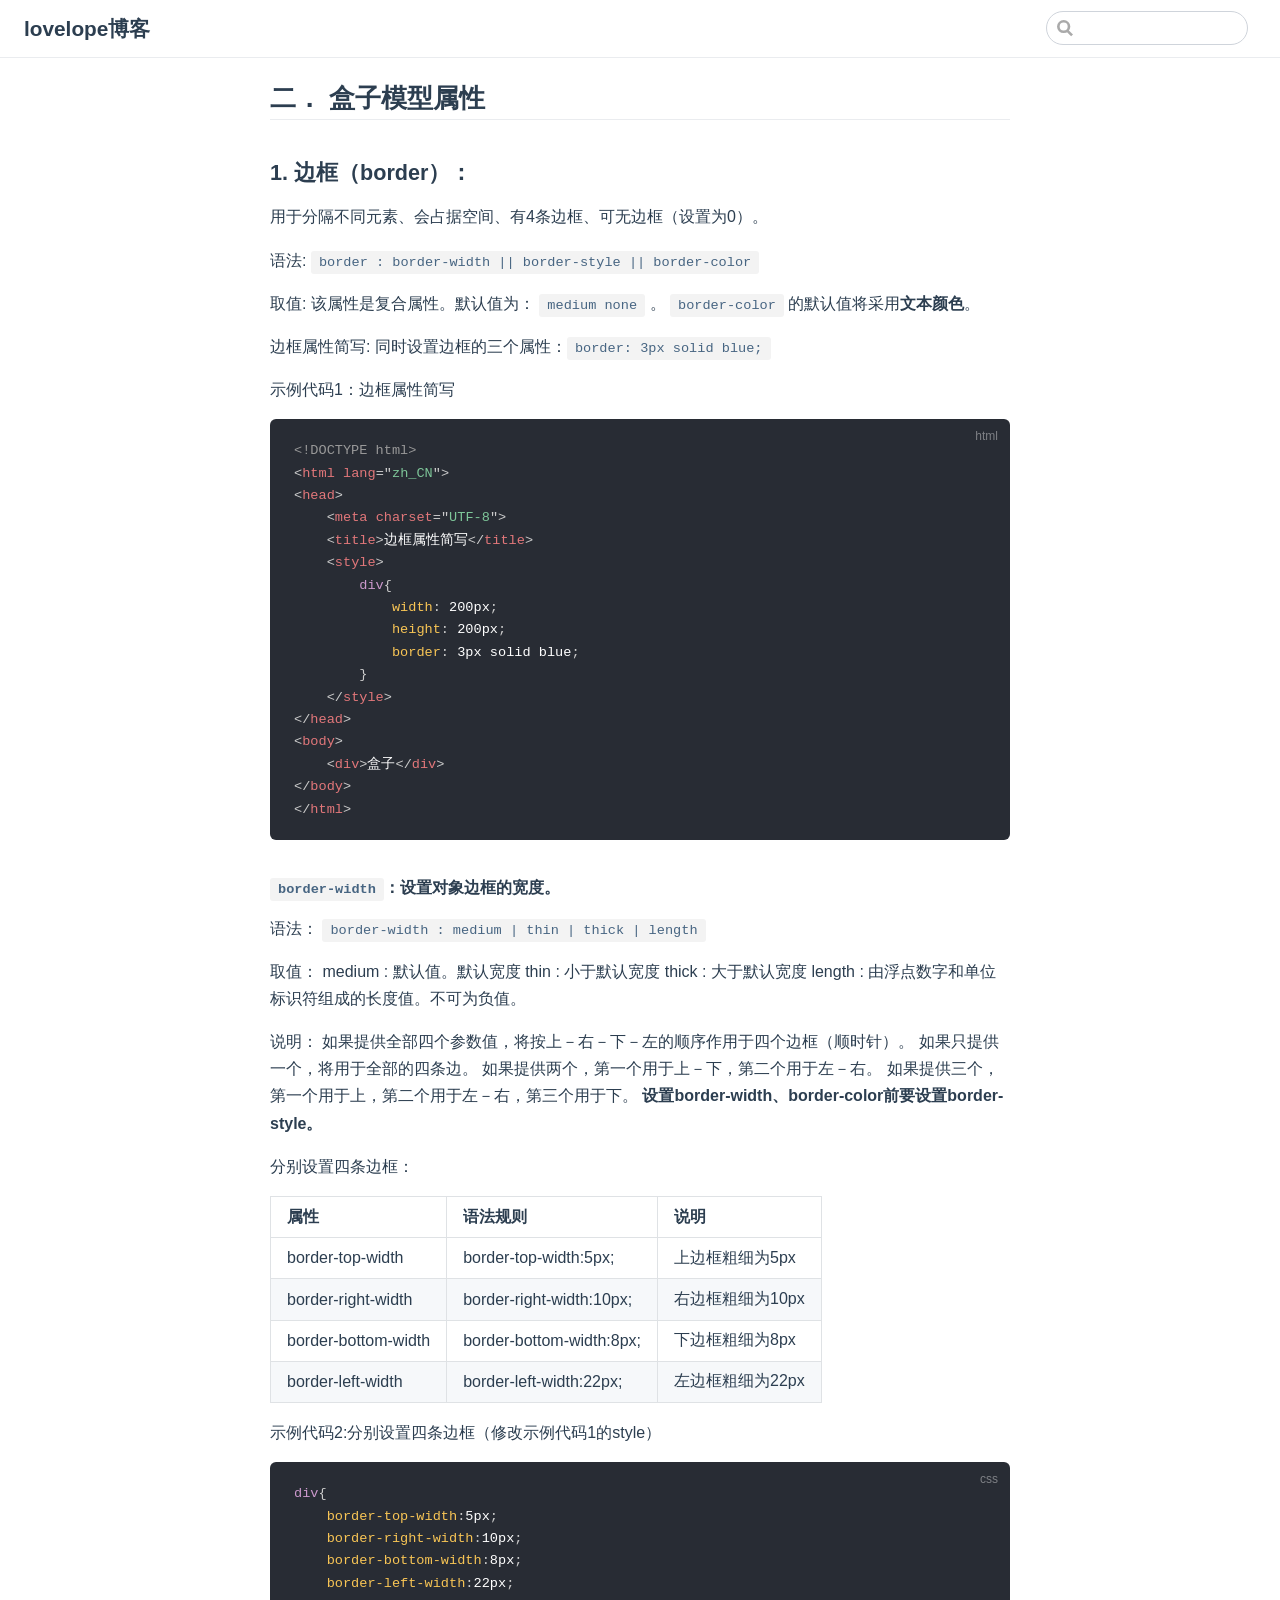
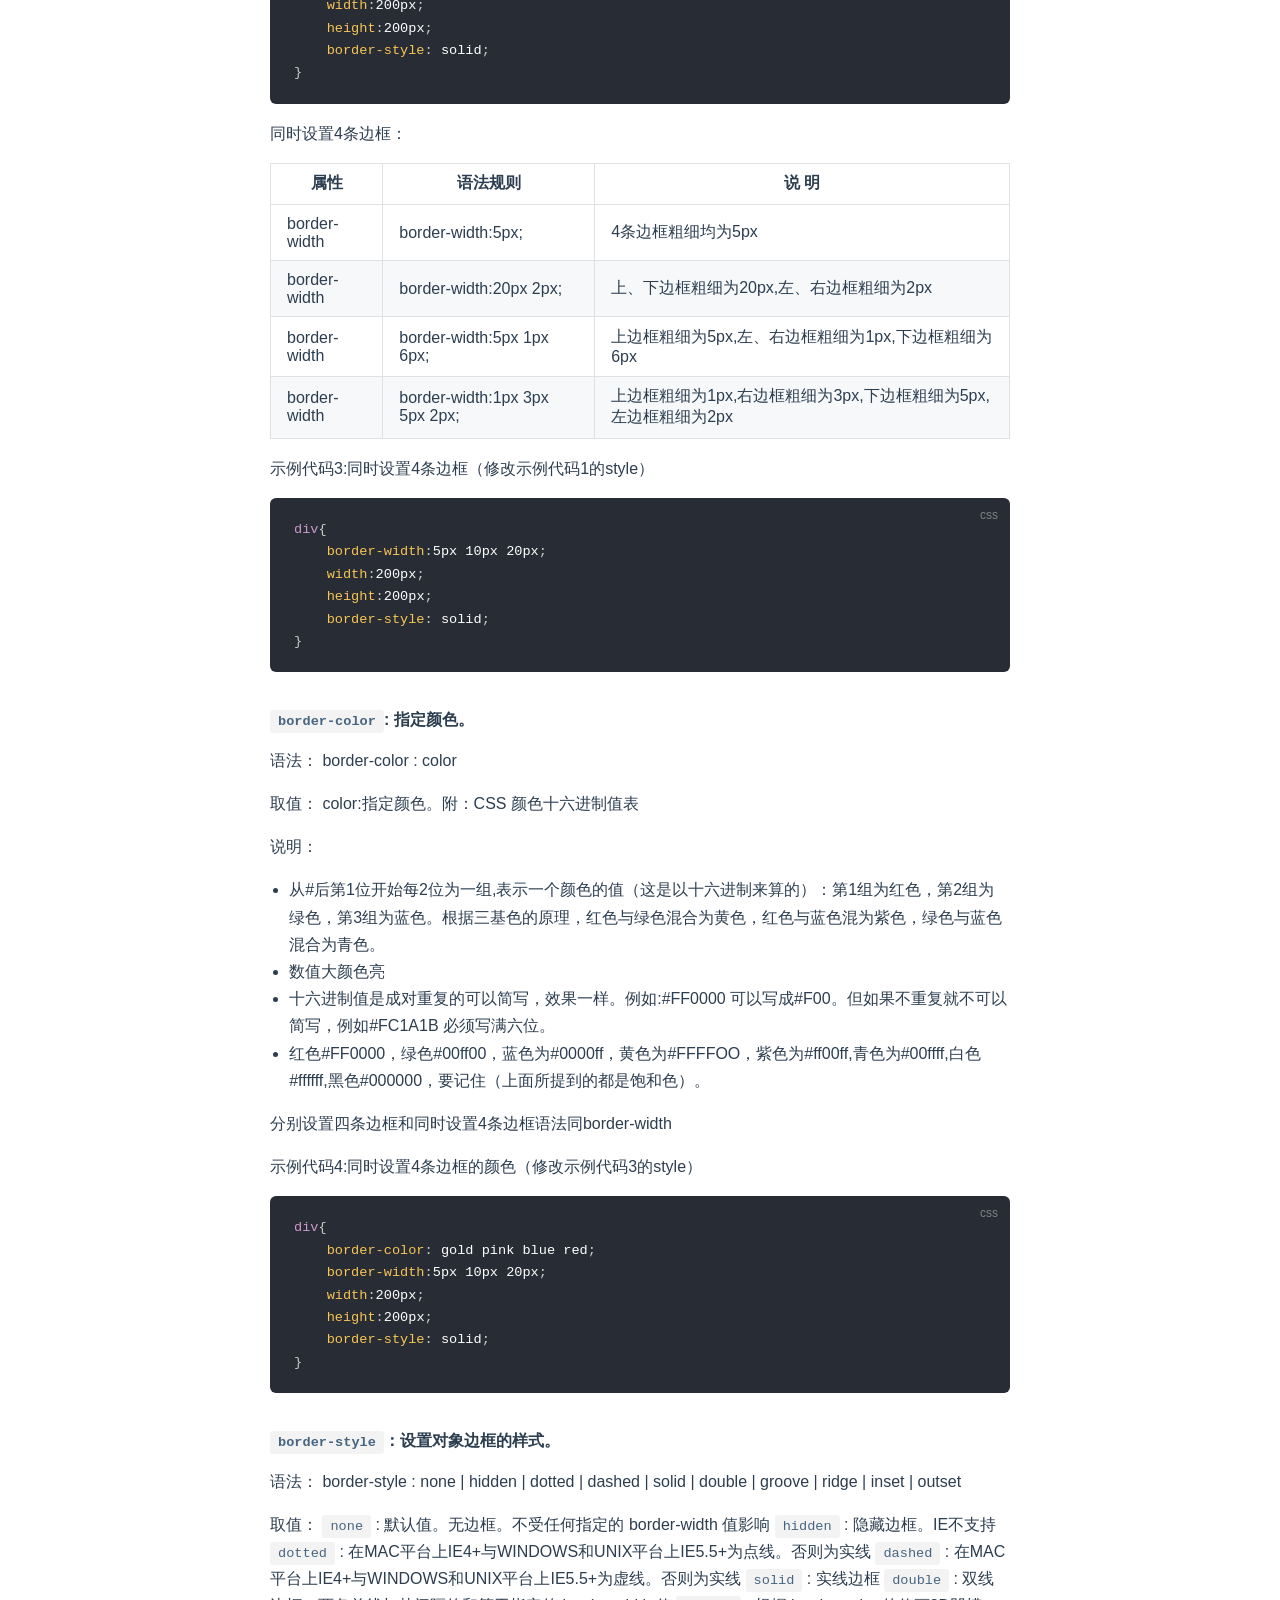
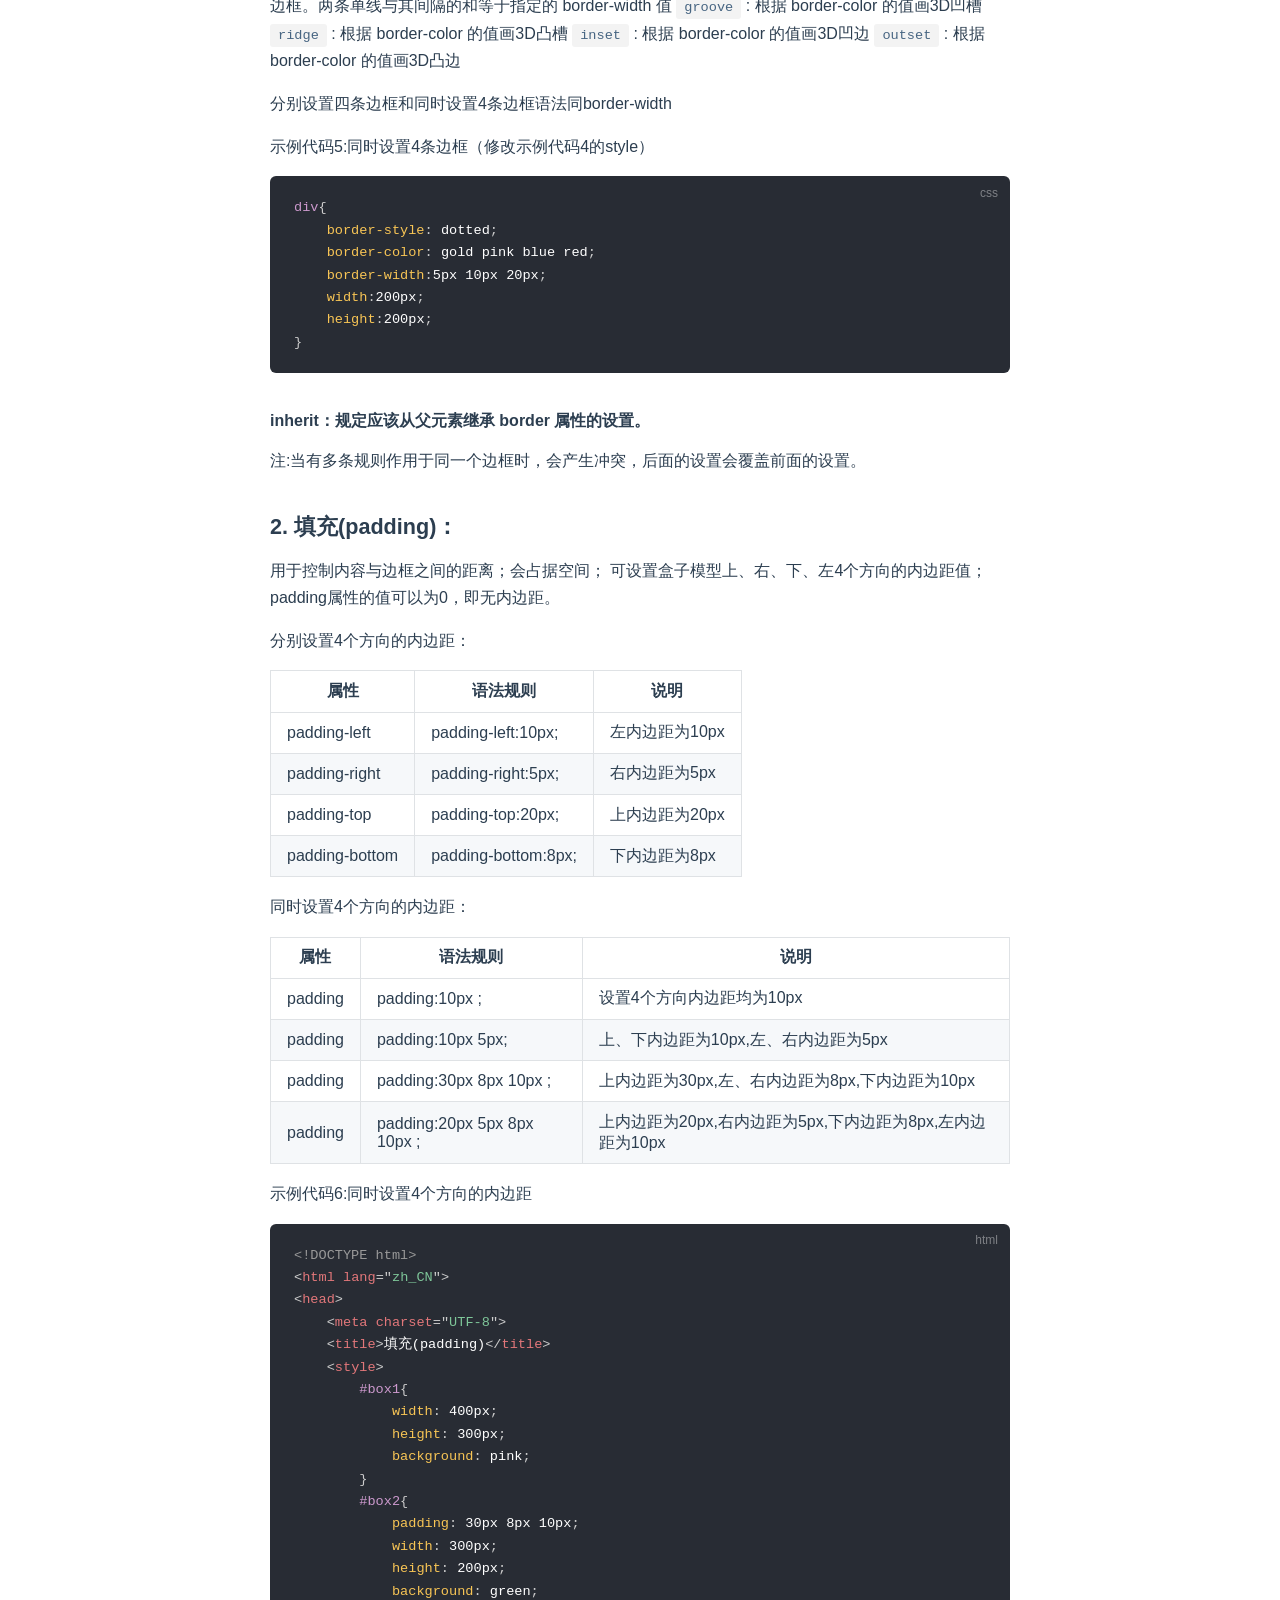
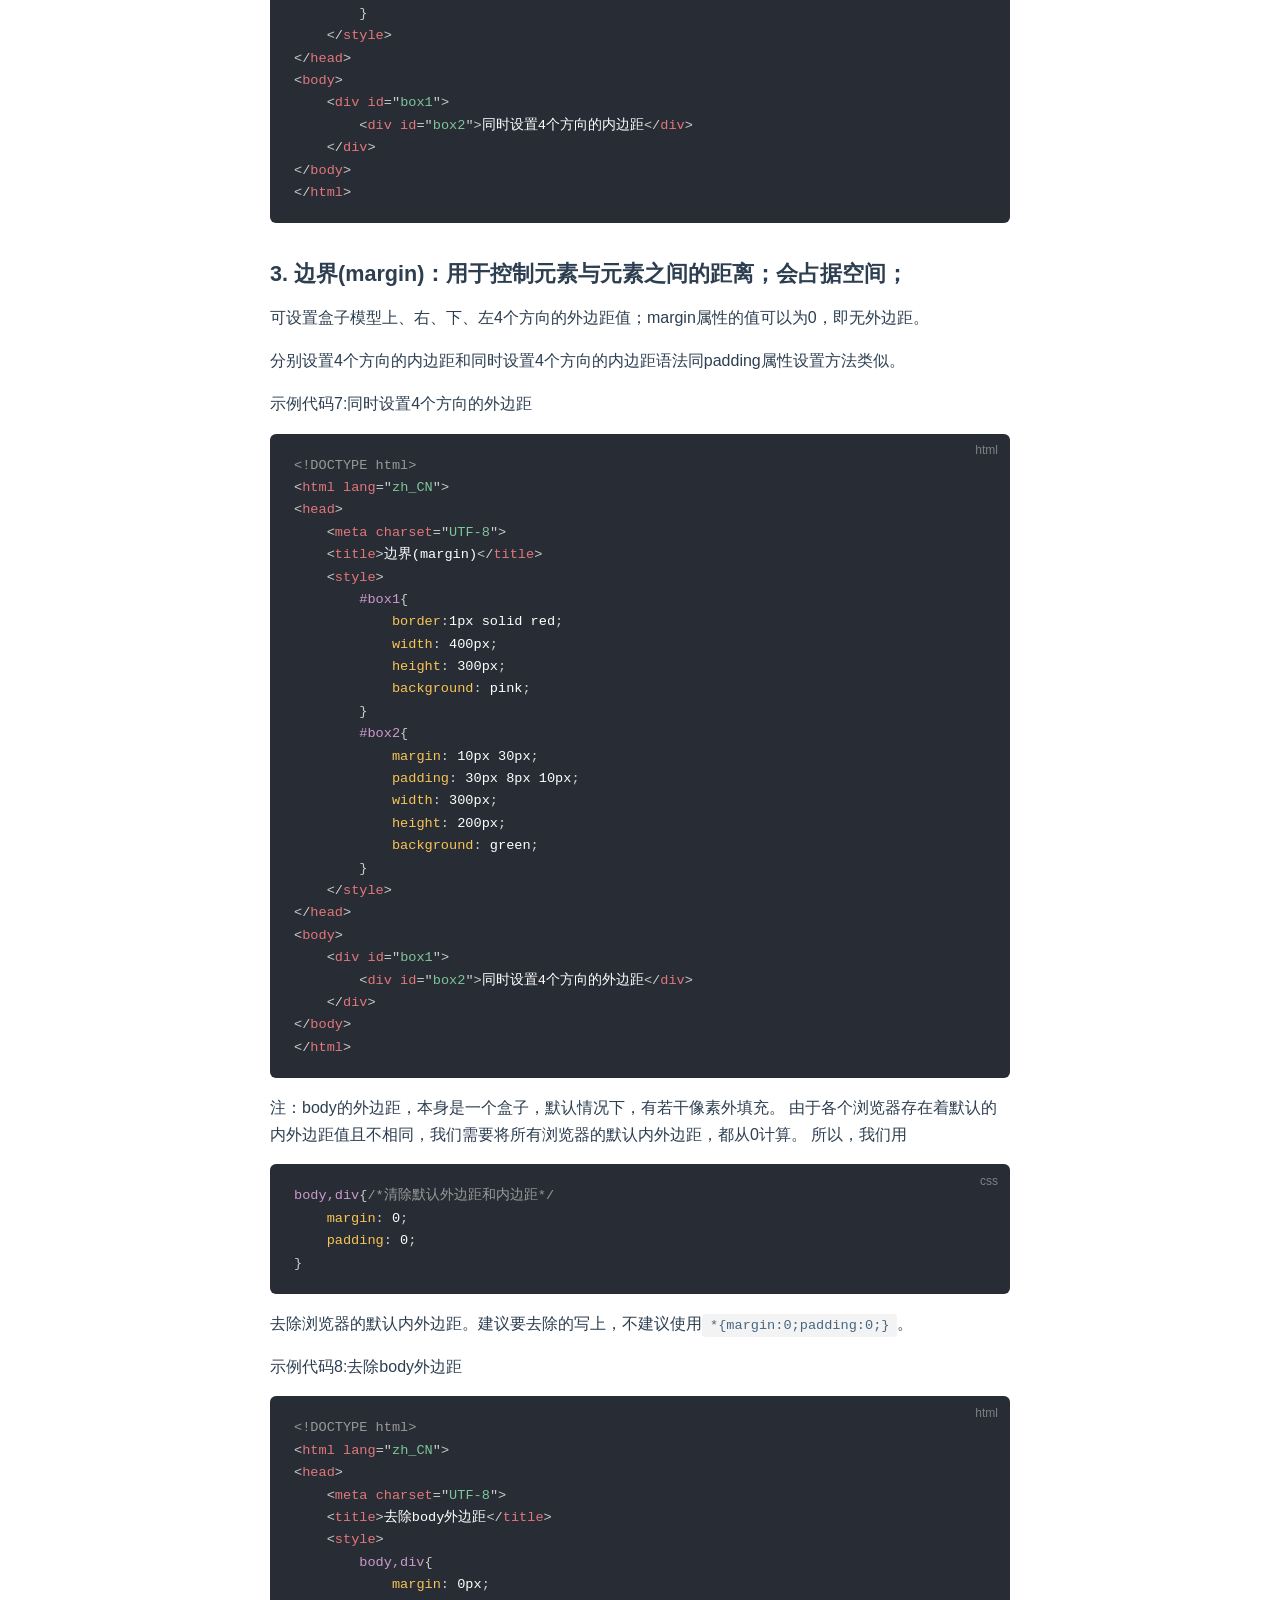
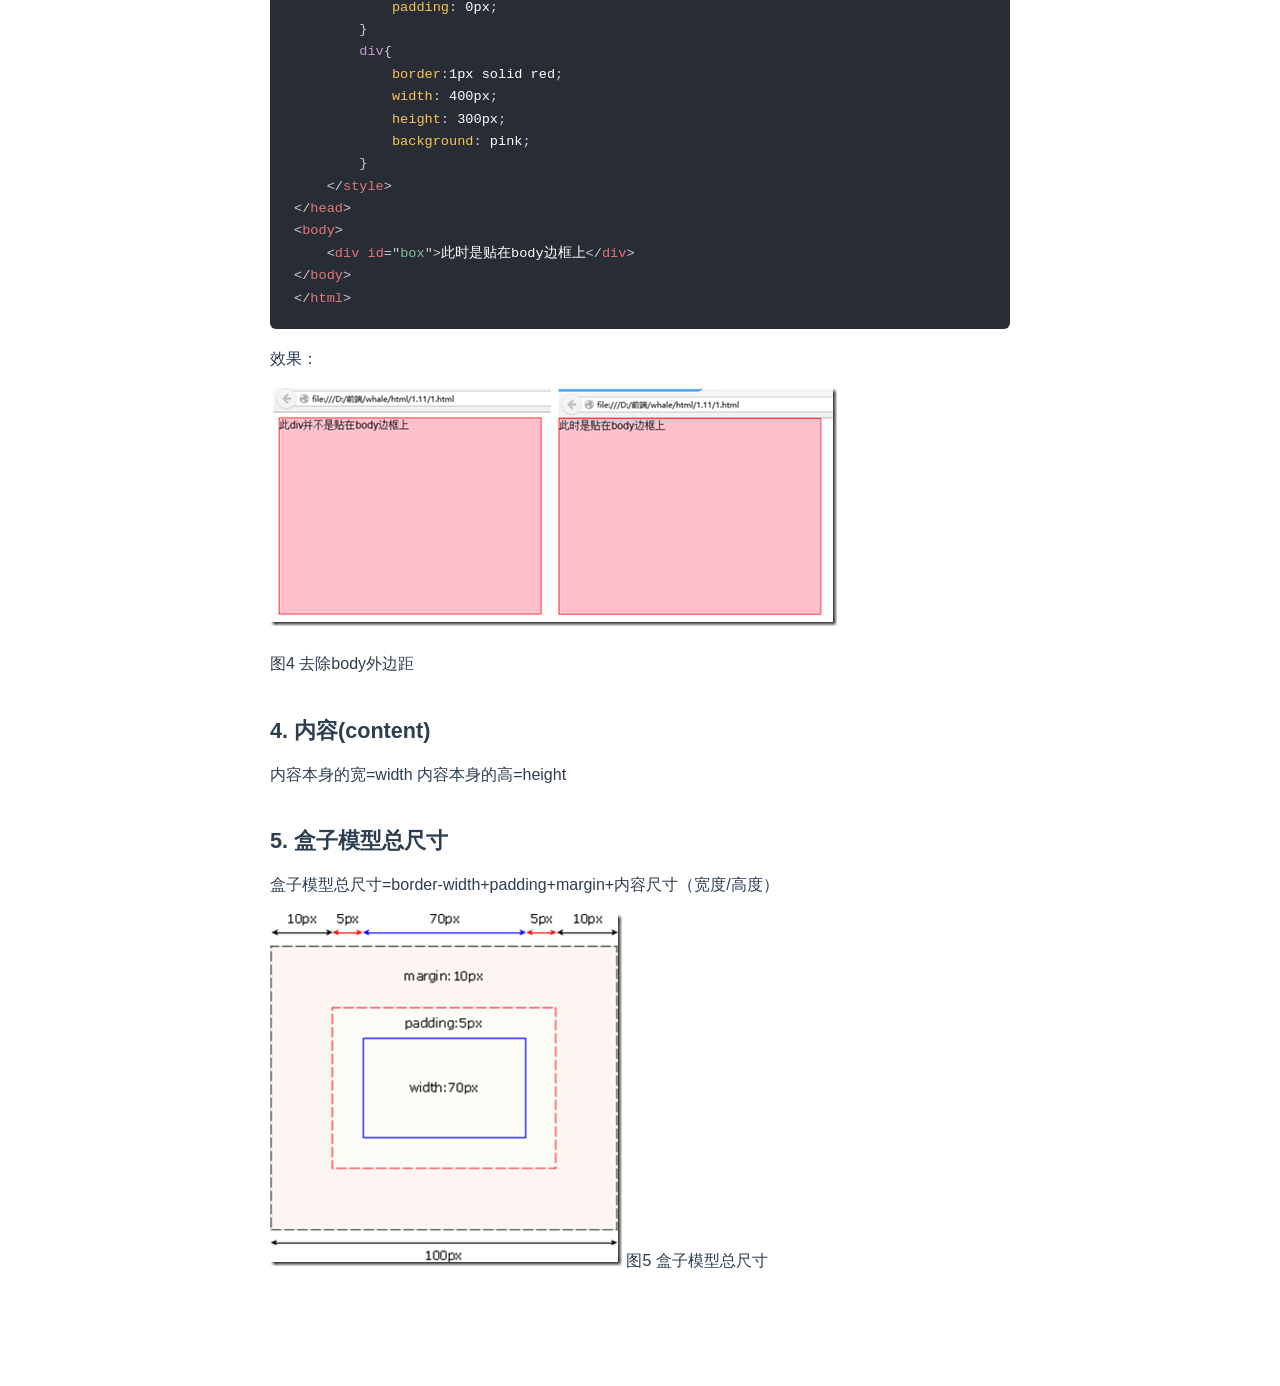
<file: article/CSS盒子模型（二）.html>
<!DOCTYPE html>
<html lang="en-US">
  <head>
    <meta charset="utf-8">
    <meta name="viewport" content="width=device-width,initial-scale=1">
    <title>CSS盒子模型（二） | lovelope博客</title>
    <meta name="description" content="种下一棵树的最佳时间不是十年前，而是现在。">
    
    
    <link rel="preload" href="/assets/css/0.styles.83d3ab16.css" as="style"><link rel="preload" href="/assets/js/app.5770203f.js" as="script"><link rel="preload" href="/assets/js/7.a5fea5a1.js" as="script"><link rel="prefetch" href="/assets/js/3.aff9079f.js"><link rel="prefetch" href="/assets/js/2.673272d7.js"><link rel="prefetch" href="/assets/js/4.a1bc754e.js"><link rel="prefetch" href="/assets/js/5.26cd1ccd.js"><link rel="prefetch" href="/assets/js/6.0af27563.js"><link rel="prefetch" href="/assets/js/8.cd6f4ee1.js"><link rel="prefetch" href="/assets/js/9.0bd568a0.js"><link rel="prefetch" href="/assets/js/10.368d8957.js"><link rel="prefetch" href="/assets/js/11.9f1e6fae.js"><link rel="prefetch" href="/assets/js/12.b8efd0be.js"><link rel="prefetch" href="/assets/js/13.624745ce.js"><link rel="prefetch" href="/assets/js/14.e1387c03.js"><link rel="prefetch" href="/assets/js/15.76fa5cc0.js"><link rel="prefetch" href="/assets/js/16.bcf7569f.js"><link rel="prefetch" href="/assets/js/17.51e61b79.js">
    <link rel="stylesheet" href="/assets/css/0.styles.83d3ab16.css">
  </head>
  <body>
    <div id="app" data-server-rendered="true"><div class="theme-container no-sidebar"><header class="navbar"><div class="sidebar-button"><svg xmlns="http://www.w3.org/2000/svg" aria-hidden="true" role="img" viewBox="0 0 448 512" class="icon"><path fill="currentColor" d="M436 124H12c-6.627 0-12-5.373-12-12V80c0-6.627 5.373-12 12-12h424c6.627 0 12 5.373 12 12v32c0 6.627-5.373 12-12 12zm0 160H12c-6.627 0-12-5.373-12-12v-32c0-6.627 5.373-12 12-12h424c6.627 0 12 5.373 12 12v32c0 6.627-5.373 12-12 12zm0 160H12c-6.627 0-12-5.373-12-12v-32c0-6.627 5.373-12 12-12h424c6.627 0 12 5.373 12 12v32c0 6.627-5.373 12-12 12z"></path></svg></div> <a href="/" class="home-link router-link-active"><!----> <span class="site-name">lovelope博客</span></a> <div class="links"><div class="search-box"><input aria-label="Search" autocomplete="off" spellcheck="false" value=""> <!----></div> <!----></div></header> <div class="sidebar-mask"></div> <div class="sidebar"><!---->  <!----> </div> <div class="page"> <div class="content"><h2 id="二．-盒子模型属性"><a href="#二．-盒子模型属性" aria-hidden="true" class="header-anchor">#</a> 二． 盒子模型属性</h2> <h3 id="_1-边框（border）："><a href="#_1-边框（border）：" aria-hidden="true" class="header-anchor">#</a> 1. 边框（border）：</h3> <p>用于分隔不同元素、会占据空间、有4条边框、可无边框（设置为0）。</p> <p>语法:
<code>border : border-width || border-style || border-color</code></p> <p>取值:
该属性是复合属性。默认值为： <code>medium none</code> 。 <code>border-color</code> 的默认值将采用<strong>文本颜色</strong>。</p> <p>边框属性简写:
同时设置边框的三个属性：<code>border: 3px solid blue;</code></p> <p>示例代码1：边框属性简写</p> <div class="language-html extra-class"><pre class="language-html"><code><span class="token doctype">&lt;!DOCTYPE html&gt;</span>
<span class="token tag"><span class="token tag"><span class="token punctuation">&lt;</span>html</span> <span class="token attr-name">lang</span><span class="token attr-value"><span class="token punctuation">=</span><span class="token punctuation">&quot;</span>zh_CN<span class="token punctuation">&quot;</span></span><span class="token punctuation">&gt;</span></span>
<span class="token tag"><span class="token tag"><span class="token punctuation">&lt;</span>head</span><span class="token punctuation">&gt;</span></span>
    <span class="token tag"><span class="token tag"><span class="token punctuation">&lt;</span>meta</span> <span class="token attr-name">charset</span><span class="token attr-value"><span class="token punctuation">=</span><span class="token punctuation">&quot;</span>UTF-8<span class="token punctuation">&quot;</span></span><span class="token punctuation">&gt;</span></span>
    <span class="token tag"><span class="token tag"><span class="token punctuation">&lt;</span>title</span><span class="token punctuation">&gt;</span></span>边框属性简写<span class="token tag"><span class="token tag"><span class="token punctuation">&lt;/</span>title</span><span class="token punctuation">&gt;</span></span>
    <span class="token tag"><span class="token tag"><span class="token punctuation">&lt;</span>style</span><span class="token punctuation">&gt;</span></span><span class="token style language-css">
        <span class="token selector">div</span><span class="token punctuation">{</span>
            <span class="token property">width</span><span class="token punctuation">:</span> 200px<span class="token punctuation">;</span>
            <span class="token property">height</span><span class="token punctuation">:</span> 200px<span class="token punctuation">;</span>
            <span class="token property">border</span><span class="token punctuation">:</span> 3px solid blue<span class="token punctuation">;</span>
        <span class="token punctuation">}</span>
    </span><span class="token tag"><span class="token tag"><span class="token punctuation">&lt;/</span>style</span><span class="token punctuation">&gt;</span></span>
<span class="token tag"><span class="token tag"><span class="token punctuation">&lt;/</span>head</span><span class="token punctuation">&gt;</span></span>
<span class="token tag"><span class="token tag"><span class="token punctuation">&lt;</span>body</span><span class="token punctuation">&gt;</span></span>
    <span class="token tag"><span class="token tag"><span class="token punctuation">&lt;</span>div</span><span class="token punctuation">&gt;</span></span>盒子<span class="token tag"><span class="token tag"><span class="token punctuation">&lt;/</span>div</span><span class="token punctuation">&gt;</span></span>
<span class="token tag"><span class="token tag"><span class="token punctuation">&lt;/</span>body</span><span class="token punctuation">&gt;</span></span>
<span class="token tag"><span class="token tag"><span class="token punctuation">&lt;/</span>html</span><span class="token punctuation">&gt;</span></span>
</code></pre></div><h4 id="border-width：设置对象边框的宽度。"><a href="#border-width：设置对象边框的宽度。" aria-hidden="true" class="header-anchor">#</a> <code>border-width</code>：设置对象边框的宽度。</h4> <p>语法：
<code>border-width : medium | thin | thick | length</code></p> <p>取值：
medium : 默认值。默认宽度
thin : 小于默认宽度
thick : 大于默认宽度
length : 由浮点数字和单位标识符组成的长度值。不可为负值。</p> <p>说明：
如果提供全部四个参数值，将按上－右－下－左的顺序作用于四个边框（顺时针）。
如果只提供一个，将用于全部的四条边。
如果提供两个，第一个用于上－下，第二个用于左－右。
如果提供三个，第一个用于上，第二个用于左－右，第三个用于下。
<strong>设置border-width、border-color前要设置border-style。</strong></p> <p>分别设置四条边框：</p> <table><thead><tr><th style="text-align:left">属性</th> <th style="text-align:left">语法规则</th> <th style="text-align:left">说明</th></tr></thead> <tbody><tr><td style="text-align:left">border-top-width</td> <td style="text-align:left">border-top-width:5px;</td> <td style="text-align:left">上边框粗细为5px</td></tr> <tr><td style="text-align:left">border-right-width</td> <td style="text-align:left">border-right-width:10px;</td> <td style="text-align:left">右边框粗细为10px</td></tr> <tr><td style="text-align:left">border-bottom-width</td> <td style="text-align:left">border-bottom-width:8px;</td> <td style="text-align:left">下边框粗细为8px</td></tr> <tr><td style="text-align:left">border-left-width</td> <td style="text-align:left">border-left-width:22px;</td> <td style="text-align:left">左边框粗细为22px</td></tr></tbody></table> <p>示例代码2:分别设置四条边框（修改示例代码1的style）</p> <div class="language-css extra-class"><pre class="language-css"><code><span class="token selector">div</span><span class="token punctuation">{</span>
    <span class="token property">border-top-width</span><span class="token punctuation">:</span>5px<span class="token punctuation">;</span>
    <span class="token property">border-right-width</span><span class="token punctuation">:</span>10px<span class="token punctuation">;</span>
    <span class="token property">border-bottom-width</span><span class="token punctuation">:</span>8px<span class="token punctuation">;</span>
    <span class="token property">border-left-width</span><span class="token punctuation">:</span>22px<span class="token punctuation">;</span>
    <span class="token property">width</span><span class="token punctuation">:</span>200px<span class="token punctuation">;</span>
    <span class="token property">height</span><span class="token punctuation">:</span>200px<span class="token punctuation">;</span>
    <span class="token property">border-style</span><span class="token punctuation">:</span> solid<span class="token punctuation">;</span>
<span class="token punctuation">}</span>
</code></pre></div><p>同时设置4条边框：</p> <table><thead><tr><th>属性</th> <th>语法规则</th> <th>说 明</th></tr></thead> <tbody><tr><td>border-width</td> <td>border-width:5px;</td> <td>4条边框粗细均为5px</td></tr> <tr><td>border-width</td> <td>border-width:20px 2px;</td> <td>上、下边框粗细为20px,左、右边框粗细为2px</td></tr> <tr><td>border-width</td> <td>border-width:5px 1px 6px;</td> <td>上边框粗细为5px,左、右边框粗细为1px,下边框粗细为6px</td></tr> <tr><td>border-width</td> <td>border-width:1px 3px 5px 2px;</td> <td>上边框粗细为1px,右边框粗细为3px,下边框粗细为5px,左边框粗细为2px</td></tr></tbody></table> <p>示例代码3:同时设置4条边框（修改示例代码1的style）</p> <div class="language-css extra-class"><pre class="language-css"><code><span class="token selector">div</span><span class="token punctuation">{</span>
    <span class="token property">border-width</span><span class="token punctuation">:</span>5px 10px 20px<span class="token punctuation">;</span>
    <span class="token property">width</span><span class="token punctuation">:</span>200px<span class="token punctuation">;</span>
    <span class="token property">height</span><span class="token punctuation">:</span>200px<span class="token punctuation">;</span>
    <span class="token property">border-style</span><span class="token punctuation">:</span> solid<span class="token punctuation">;</span>
<span class="token punctuation">}</span>
</code></pre></div><h4 id="border-color-指定颜色。"><a href="#border-color-指定颜色。" aria-hidden="true" class="header-anchor">#</a> <code>border-color</code>: 指定颜色。</h4> <p>语法：
border-color : color</p> <p>取值：
color:指定颜色。附：CSS 颜色十六进制值表</p> <p>说明：</p> <ul><li>从#后第1位开始每2位为一组,表示一个颜色的值（这是以十六进制来算的）：第1组为红色，第2组为绿色，第3组为蓝色。根据三基色的原理，红色与绿色混合为黄色，红色与蓝色混为紫色，绿色与蓝色混合为青色。</li> <li>数值大颜色亮</li> <li>十六进制值是成对重复的可以简写，效果一样。例如:#FF0000 可以写成#F00。但如果不重复就不可以简写，例如#FC1A1B 必须写满六位。</li> <li>红色#FF0000，绿色#00ff00，蓝色为#0000ff，黄色为#FFFFOO，紫色为#ff00ff,青色为#00ffff,白色#ffffff,黑色#000000，要记住（上面所提到的都是饱和色）。</li></ul> <p>分别设置四条边框和同时设置4条边框语法同border-width</p> <p>示例代码4:同时设置4条边框的颜色（修改示例代码3的style）</p> <div class="language-css extra-class"><pre class="language-css"><code><span class="token selector">div</span><span class="token punctuation">{</span>
    <span class="token property">border-color</span><span class="token punctuation">:</span> gold pink blue red<span class="token punctuation">;</span>
    <span class="token property">border-width</span><span class="token punctuation">:</span>5px 10px 20px<span class="token punctuation">;</span>
    <span class="token property">width</span><span class="token punctuation">:</span>200px<span class="token punctuation">;</span>
    <span class="token property">height</span><span class="token punctuation">:</span>200px<span class="token punctuation">;</span>
    <span class="token property">border-style</span><span class="token punctuation">:</span> solid<span class="token punctuation">;</span>
<span class="token punctuation">}</span>
</code></pre></div><h4 id="border-style：设置对象边框的样式。"><a href="#border-style：设置对象边框的样式。" aria-hidden="true" class="header-anchor">#</a> <code>border-style</code>：设置对象边框的样式。</h4> <p>语法：
border-style : none | hidden | dotted | dashed | solid | double | groove | ridge | inset | outset</p> <p>取值：
<code>none</code>   : 默认值。无边框。不受任何指定的 border-width 值影响
<code>hidden</code> : 隐藏边框。IE不支持
<code>dotted</code> : 在MAC平台上IE4+与WINDOWS和UNIX平台上IE5.5+为点线。否则为实线
<code>dashed</code> : 在MAC平台上IE4+与WINDOWS和UNIX平台上IE5.5+为虚线。否则为实线
<code>solid</code>  : 实线边框
<code>double</code> : 双线边框。两条单线与其间隔的和等于指定的 border-width 值
<code>groove</code> : 根据 border-color 的值画3D凹槽
<code>ridge</code>  : 根据 border-color 的值画3D凸槽
<code>inset</code>  : 根据 border-color 的值画3D凹边
<code>outset</code> : 根据 border-color 的值画3D凸边</p> <p>分别设置四条边框和同时设置4条边框语法同border-width</p> <p>示例代码5:同时设置4条边框（修改示例代码4的style）</p> <div class="language-css extra-class"><pre class="language-css"><code><span class="token selector">div</span><span class="token punctuation">{</span>
    <span class="token property">border-style</span><span class="token punctuation">:</span> dotted<span class="token punctuation">;</span>
    <span class="token property">border-color</span><span class="token punctuation">:</span> gold pink blue red<span class="token punctuation">;</span>
    <span class="token property">border-width</span><span class="token punctuation">:</span>5px 10px 20px<span class="token punctuation">;</span>
    <span class="token property">width</span><span class="token punctuation">:</span>200px<span class="token punctuation">;</span>
    <span class="token property">height</span><span class="token punctuation">:</span>200px<span class="token punctuation">;</span>
<span class="token punctuation">}</span>
</code></pre></div><h4 id="inherit：规定应该从父元素继承-border-属性的设置。"><a href="#inherit：规定应该从父元素继承-border-属性的设置。" aria-hidden="true" class="header-anchor">#</a> inherit：规定应该从父元素继承 border 属性的设置。</h4> <p>注:当有多条规则作用于同一个边框时，会产生冲突，后面的设置会覆盖前面的设置。</p> <h3 id="_2-填充-padding-："><a href="#_2-填充-padding-：" aria-hidden="true" class="header-anchor">#</a> 2. 填充(padding)：</h3> <p>用于控制内容与边框之间的距离；会占据空间；
可设置盒子模型上、右、下、左4个方向的内边距值；padding属性的值可以为0，即无内边距。</p> <p>分别设置4个方向的内边距：</p> <table><thead><tr><th>属性</th> <th>语法规则</th> <th>说明</th></tr></thead> <tbody><tr><td>padding-left</td> <td>padding-left:10px;</td> <td>左内边距为10px</td></tr> <tr><td>padding-right</td> <td>padding-right:5px;</td> <td>右内边距为5px</td></tr> <tr><td>padding-top</td> <td>padding-top:20px;</td> <td>上内边距为20px</td></tr> <tr><td>padding-bottom</td> <td>padding-bottom:8px;</td> <td>下内边距为8px</td></tr></tbody></table> <p>同时设置4个方向的内边距：</p> <table><thead><tr><th>属性</th> <th>语法规则</th> <th>说明</th></tr></thead> <tbody><tr><td>padding</td> <td>padding:10px ;</td> <td>设置4个方向内边距均为10px</td></tr> <tr><td>padding</td> <td>padding:10px 5px;</td> <td>上、下内边距为10px,左、右内边距为5px</td></tr> <tr><td>padding</td> <td>padding:30px 8px 10px ;</td> <td>上内边距为30px,左、右内边距为8px,下内边距为10px</td></tr> <tr><td>padding</td> <td>padding:20px 5px 8px 10px ;</td> <td>上内边距为20px,右内边距为5px,下内边距为8px,左内边距为10px</td></tr></tbody></table> <p>示例代码6:同时设置4个方向的内边距</p> <div class="language-html extra-class"><pre class="language-html"><code><span class="token doctype">&lt;!DOCTYPE html&gt;</span>
<span class="token tag"><span class="token tag"><span class="token punctuation">&lt;</span>html</span> <span class="token attr-name">lang</span><span class="token attr-value"><span class="token punctuation">=</span><span class="token punctuation">&quot;</span>zh_CN<span class="token punctuation">&quot;</span></span><span class="token punctuation">&gt;</span></span>
<span class="token tag"><span class="token tag"><span class="token punctuation">&lt;</span>head</span><span class="token punctuation">&gt;</span></span>
    <span class="token tag"><span class="token tag"><span class="token punctuation">&lt;</span>meta</span> <span class="token attr-name">charset</span><span class="token attr-value"><span class="token punctuation">=</span><span class="token punctuation">&quot;</span>UTF-8<span class="token punctuation">&quot;</span></span><span class="token punctuation">&gt;</span></span>
    <span class="token tag"><span class="token tag"><span class="token punctuation">&lt;</span>title</span><span class="token punctuation">&gt;</span></span>填充(padding)<span class="token tag"><span class="token tag"><span class="token punctuation">&lt;/</span>title</span><span class="token punctuation">&gt;</span></span>
    <span class="token tag"><span class="token tag"><span class="token punctuation">&lt;</span>style</span><span class="token punctuation">&gt;</span></span><span class="token style language-css">
        <span class="token selector">#box1</span><span class="token punctuation">{</span>
            <span class="token property">width</span><span class="token punctuation">:</span> 400px<span class="token punctuation">;</span>
            <span class="token property">height</span><span class="token punctuation">:</span> 300px<span class="token punctuation">;</span>
            <span class="token property">background</span><span class="token punctuation">:</span> pink<span class="token punctuation">;</span>
        <span class="token punctuation">}</span>
        <span class="token selector">#box2</span><span class="token punctuation">{</span>
            <span class="token property">padding</span><span class="token punctuation">:</span> 30px 8px 10px<span class="token punctuation">;</span>
            <span class="token property">width</span><span class="token punctuation">:</span> 300px<span class="token punctuation">;</span>
            <span class="token property">height</span><span class="token punctuation">:</span> 200px<span class="token punctuation">;</span>
            <span class="token property">background</span><span class="token punctuation">:</span> green<span class="token punctuation">;</span>
        <span class="token punctuation">}</span>
    </span><span class="token tag"><span class="token tag"><span class="token punctuation">&lt;/</span>style</span><span class="token punctuation">&gt;</span></span>
<span class="token tag"><span class="token tag"><span class="token punctuation">&lt;/</span>head</span><span class="token punctuation">&gt;</span></span>
<span class="token tag"><span class="token tag"><span class="token punctuation">&lt;</span>body</span><span class="token punctuation">&gt;</span></span>
    <span class="token tag"><span class="token tag"><span class="token punctuation">&lt;</span>div</span> <span class="token attr-name">id</span><span class="token attr-value"><span class="token punctuation">=</span><span class="token punctuation">&quot;</span>box1<span class="token punctuation">&quot;</span></span><span class="token punctuation">&gt;</span></span>
        <span class="token tag"><span class="token tag"><span class="token punctuation">&lt;</span>div</span> <span class="token attr-name">id</span><span class="token attr-value"><span class="token punctuation">=</span><span class="token punctuation">&quot;</span>box2<span class="token punctuation">&quot;</span></span><span class="token punctuation">&gt;</span></span>同时设置4个方向的内边距<span class="token tag"><span class="token tag"><span class="token punctuation">&lt;/</span>div</span><span class="token punctuation">&gt;</span></span>
    <span class="token tag"><span class="token tag"><span class="token punctuation">&lt;/</span>div</span><span class="token punctuation">&gt;</span></span>
<span class="token tag"><span class="token tag"><span class="token punctuation">&lt;/</span>body</span><span class="token punctuation">&gt;</span></span>
<span class="token tag"><span class="token tag"><span class="token punctuation">&lt;/</span>html</span><span class="token punctuation">&gt;</span></span>
</code></pre></div><h3 id="_3-边界-margin-：用于控制元素与元素之间的距离；会占据空间；"><a href="#_3-边界-margin-：用于控制元素与元素之间的距离；会占据空间；" aria-hidden="true" class="header-anchor">#</a> 3. 边界(margin)：用于控制元素与元素之间的距离；会占据空间；</h3> <p>可设置盒子模型上、右、下、左4个方向的外边距值；margin属性的值可以为0，即无外边距。</p> <p>分别设置4个方向的内边距和同时设置4个方向的内边距语法同padding属性设置方法类似。</p> <p>示例代码7:同时设置4个方向的外边距</p> <div class="language-html extra-class"><pre class="language-html"><code><span class="token doctype">&lt;!DOCTYPE html&gt;</span>
<span class="token tag"><span class="token tag"><span class="token punctuation">&lt;</span>html</span> <span class="token attr-name">lang</span><span class="token attr-value"><span class="token punctuation">=</span><span class="token punctuation">&quot;</span>zh_CN<span class="token punctuation">&quot;</span></span><span class="token punctuation">&gt;</span></span>
<span class="token tag"><span class="token tag"><span class="token punctuation">&lt;</span>head</span><span class="token punctuation">&gt;</span></span>
    <span class="token tag"><span class="token tag"><span class="token punctuation">&lt;</span>meta</span> <span class="token attr-name">charset</span><span class="token attr-value"><span class="token punctuation">=</span><span class="token punctuation">&quot;</span>UTF-8<span class="token punctuation">&quot;</span></span><span class="token punctuation">&gt;</span></span>
    <span class="token tag"><span class="token tag"><span class="token punctuation">&lt;</span>title</span><span class="token punctuation">&gt;</span></span>边界(margin)<span class="token tag"><span class="token tag"><span class="token punctuation">&lt;/</span>title</span><span class="token punctuation">&gt;</span></span>
    <span class="token tag"><span class="token tag"><span class="token punctuation">&lt;</span>style</span><span class="token punctuation">&gt;</span></span><span class="token style language-css">
        <span class="token selector">#box1</span><span class="token punctuation">{</span>
            <span class="token property">border</span><span class="token punctuation">:</span>1px solid red<span class="token punctuation">;</span>
            <span class="token property">width</span><span class="token punctuation">:</span> 400px<span class="token punctuation">;</span>
            <span class="token property">height</span><span class="token punctuation">:</span> 300px<span class="token punctuation">;</span>
            <span class="token property">background</span><span class="token punctuation">:</span> pink<span class="token punctuation">;</span>
        <span class="token punctuation">}</span>
        <span class="token selector">#box2</span><span class="token punctuation">{</span>
            <span class="token property">margin</span><span class="token punctuation">:</span> 10px 30px<span class="token punctuation">;</span>
            <span class="token property">padding</span><span class="token punctuation">:</span> 30px 8px 10px<span class="token punctuation">;</span>
            <span class="token property">width</span><span class="token punctuation">:</span> 300px<span class="token punctuation">;</span>
            <span class="token property">height</span><span class="token punctuation">:</span> 200px<span class="token punctuation">;</span>
            <span class="token property">background</span><span class="token punctuation">:</span> green<span class="token punctuation">;</span>
        <span class="token punctuation">}</span>
    </span><span class="token tag"><span class="token tag"><span class="token punctuation">&lt;/</span>style</span><span class="token punctuation">&gt;</span></span>
<span class="token tag"><span class="token tag"><span class="token punctuation">&lt;/</span>head</span><span class="token punctuation">&gt;</span></span>
<span class="token tag"><span class="token tag"><span class="token punctuation">&lt;</span>body</span><span class="token punctuation">&gt;</span></span>
    <span class="token tag"><span class="token tag"><span class="token punctuation">&lt;</span>div</span> <span class="token attr-name">id</span><span class="token attr-value"><span class="token punctuation">=</span><span class="token punctuation">&quot;</span>box1<span class="token punctuation">&quot;</span></span><span class="token punctuation">&gt;</span></span>
        <span class="token tag"><span class="token tag"><span class="token punctuation">&lt;</span>div</span> <span class="token attr-name">id</span><span class="token attr-value"><span class="token punctuation">=</span><span class="token punctuation">&quot;</span>box2<span class="token punctuation">&quot;</span></span><span class="token punctuation">&gt;</span></span>同时设置4个方向的外边距<span class="token tag"><span class="token tag"><span class="token punctuation">&lt;/</span>div</span><span class="token punctuation">&gt;</span></span>
    <span class="token tag"><span class="token tag"><span class="token punctuation">&lt;/</span>div</span><span class="token punctuation">&gt;</span></span>
<span class="token tag"><span class="token tag"><span class="token punctuation">&lt;/</span>body</span><span class="token punctuation">&gt;</span></span>
<span class="token tag"><span class="token tag"><span class="token punctuation">&lt;/</span>html</span><span class="token punctuation">&gt;</span></span>
</code></pre></div><p>注：body的外边距，本身是一个盒子，默认情况下，有若干像素外填充。
由于各个浏览器存在着默认的内外边距值且不相同，我们需要将所有浏览器的默认内外边距，都从0计算。 所以，我们用</p> <div class="language-css extra-class"><pre class="language-css"><code><span class="token selector">body,div</span><span class="token punctuation">{</span><span class="token comment">/*清除默认外边距和内边距*/</span>
    <span class="token property">margin</span><span class="token punctuation">:</span> 0<span class="token punctuation">;</span>
    <span class="token property">padding</span><span class="token punctuation">:</span> 0<span class="token punctuation">;</span>
<span class="token punctuation">}</span>
</code></pre></div><p>去除浏览器的默认内外边距。建议要去除的写上，不建议使用<code>*{margin:0;padding:0;}</code>。</p> <p>示例代码8:去除body外边距</p> <div class="language-html extra-class"><pre class="language-html"><code><span class="token doctype">&lt;!DOCTYPE html&gt;</span>
<span class="token tag"><span class="token tag"><span class="token punctuation">&lt;</span>html</span> <span class="token attr-name">lang</span><span class="token attr-value"><span class="token punctuation">=</span><span class="token punctuation">&quot;</span>zh_CN<span class="token punctuation">&quot;</span></span><span class="token punctuation">&gt;</span></span>
<span class="token tag"><span class="token tag"><span class="token punctuation">&lt;</span>head</span><span class="token punctuation">&gt;</span></span>
    <span class="token tag"><span class="token tag"><span class="token punctuation">&lt;</span>meta</span> <span class="token attr-name">charset</span><span class="token attr-value"><span class="token punctuation">=</span><span class="token punctuation">&quot;</span>UTF-8<span class="token punctuation">&quot;</span></span><span class="token punctuation">&gt;</span></span>
    <span class="token tag"><span class="token tag"><span class="token punctuation">&lt;</span>title</span><span class="token punctuation">&gt;</span></span>去除body外边距<span class="token tag"><span class="token tag"><span class="token punctuation">&lt;/</span>title</span><span class="token punctuation">&gt;</span></span>
    <span class="token tag"><span class="token tag"><span class="token punctuation">&lt;</span>style</span><span class="token punctuation">&gt;</span></span><span class="token style language-css">
        <span class="token selector">body,div</span><span class="token punctuation">{</span>
            <span class="token property">margin</span><span class="token punctuation">:</span> 0px<span class="token punctuation">;</span>
            <span class="token property">padding</span><span class="token punctuation">:</span> 0px<span class="token punctuation">;</span>
        <span class="token punctuation">}</span>
        <span class="token selector">div</span><span class="token punctuation">{</span>
            <span class="token property">border</span><span class="token punctuation">:</span>1px solid red<span class="token punctuation">;</span>
            <span class="token property">width</span><span class="token punctuation">:</span> 400px<span class="token punctuation">;</span>
            <span class="token property">height</span><span class="token punctuation">:</span> 300px<span class="token punctuation">;</span>
            <span class="token property">background</span><span class="token punctuation">:</span> pink<span class="token punctuation">;</span>
        <span class="token punctuation">}</span>
    </span><span class="token tag"><span class="token tag"><span class="token punctuation">&lt;/</span>style</span><span class="token punctuation">&gt;</span></span>
<span class="token tag"><span class="token tag"><span class="token punctuation">&lt;/</span>head</span><span class="token punctuation">&gt;</span></span>
<span class="token tag"><span class="token tag"><span class="token punctuation">&lt;</span>body</span><span class="token punctuation">&gt;</span></span>
    <span class="token tag"><span class="token tag"><span class="token punctuation">&lt;</span>div</span> <span class="token attr-name">id</span><span class="token attr-value"><span class="token punctuation">=</span><span class="token punctuation">&quot;</span>box<span class="token punctuation">&quot;</span></span><span class="token punctuation">&gt;</span></span>此时是贴在body边框上<span class="token tag"><span class="token tag"><span class="token punctuation">&lt;/</span>div</span><span class="token punctuation">&gt;</span></span>
<span class="token tag"><span class="token tag"><span class="token punctuation">&lt;/</span>body</span><span class="token punctuation">&gt;</span></span>
<span class="token tag"><span class="token tag"><span class="token punctuation">&lt;/</span>html</span><span class="token punctuation">&gt;</span></span>
</code></pre></div><p>效果：</p> <p><img src="/assets/img/bodymargin0.7901f852.png" alt="body margin 0"></p> <p>图4  去除body外边距</p> <h3 id="_4-内容-content"><a href="#_4-内容-content" aria-hidden="true" class="header-anchor">#</a> 4. 内容(content)</h3> <p>内容本身的宽=width
内容本身的高=height</p> <h3 id="_5-盒子模型总尺寸"><a href="#_5-盒子模型总尺寸" aria-hidden="true" class="header-anchor">#</a> 5. 盒子模型总尺寸</h3> <p>盒子模型总尺寸=border-width+padding+margin+内容尺寸（宽度/高度）</p> <p><img src="/assets/img/boxsize.479d996c.png" alt="box size">
图5  盒子模型总尺寸</p></div> <div class="page-edit"><!----> <!----></div> <!----> </div> <!----></div></div>
    <script src="/assets/js/7.a5fea5a1.js" defer></script><script src="/assets/js/app.5770203f.js" defer></script>
  </body>
</html>
</file>
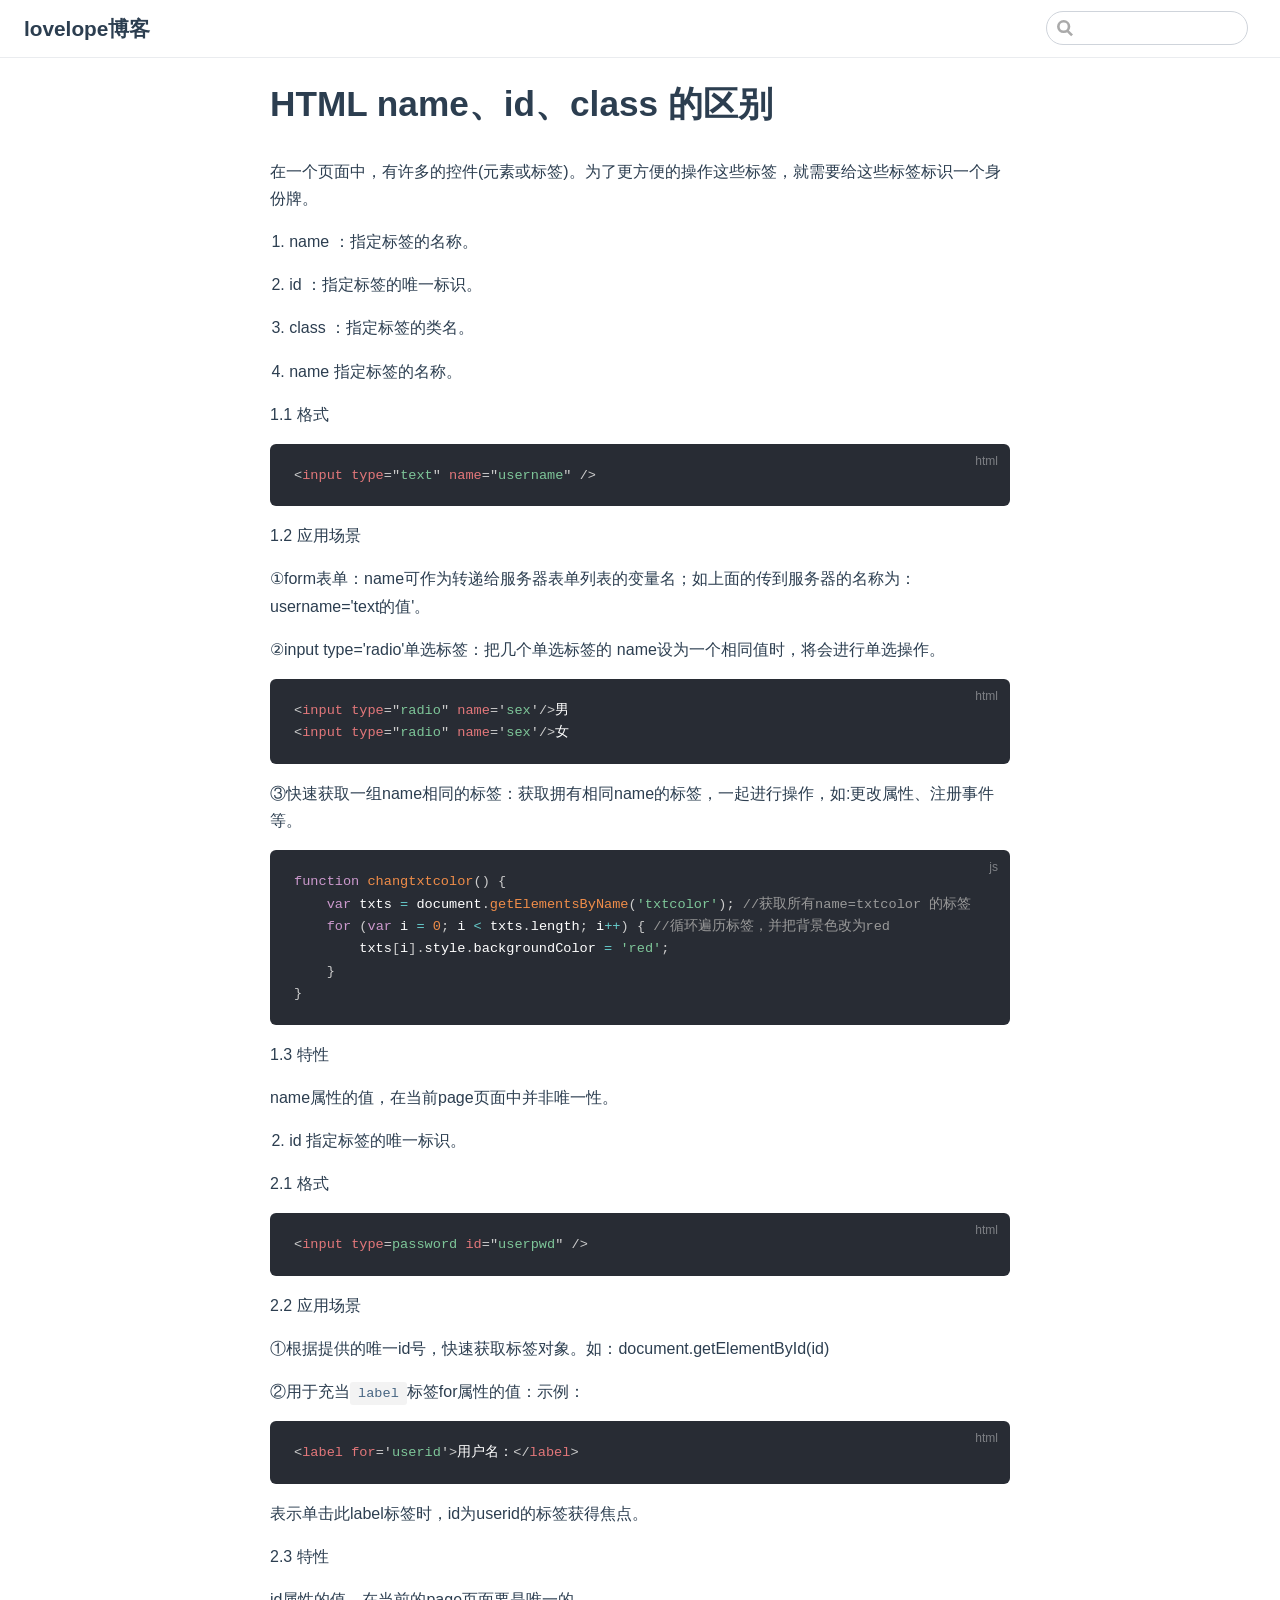
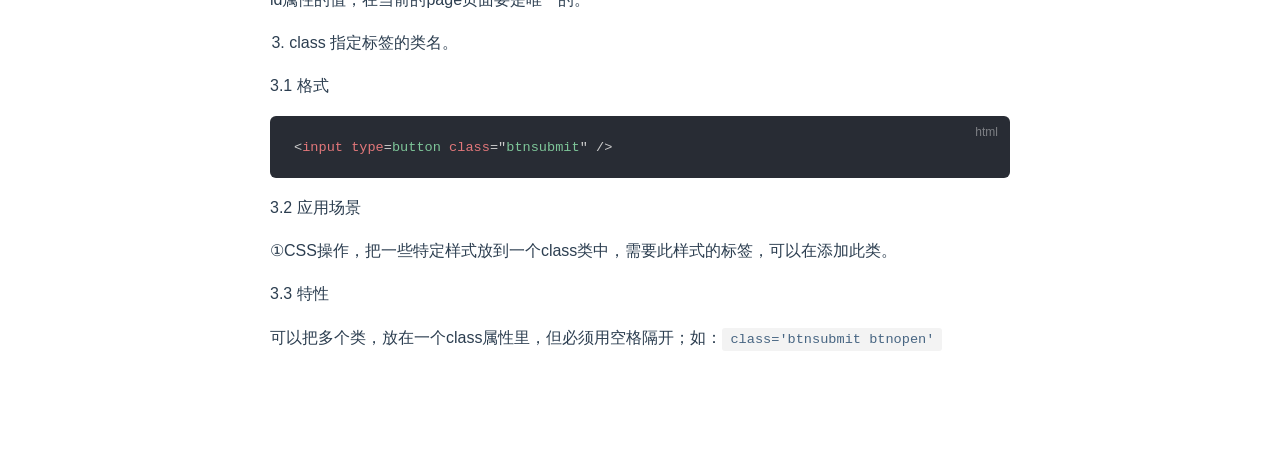
<file: article/HTML标签属性name、id、class的区别.html>
<!DOCTYPE html>
<html lang="en-US">
  <head>
    <meta charset="utf-8">
    <meta name="viewport" content="width=device-width,initial-scale=1">
    <title>HTML name、id 、 class的区别 | lovelope博客</title>
    <meta name="description" content="种下一棵树的最佳时间不是十年前，而是现在。">
    
    
    <link rel="preload" href="/assets/css/0.styles.83d3ab16.css" as="style"><link rel="preload" href="/assets/js/app.5770203f.js" as="script"><link rel="preload" href="/assets/js/8.cd6f4ee1.js" as="script"><link rel="prefetch" href="/assets/js/3.aff9079f.js"><link rel="prefetch" href="/assets/js/2.673272d7.js"><link rel="prefetch" href="/assets/js/4.a1bc754e.js"><link rel="prefetch" href="/assets/js/5.26cd1ccd.js"><link rel="prefetch" href="/assets/js/6.0af27563.js"><link rel="prefetch" href="/assets/js/7.a5fea5a1.js"><link rel="prefetch" href="/assets/js/9.0bd568a0.js"><link rel="prefetch" href="/assets/js/10.368d8957.js"><link rel="prefetch" href="/assets/js/11.9f1e6fae.js"><link rel="prefetch" href="/assets/js/12.b8efd0be.js"><link rel="prefetch" href="/assets/js/13.624745ce.js"><link rel="prefetch" href="/assets/js/14.e1387c03.js"><link rel="prefetch" href="/assets/js/15.76fa5cc0.js"><link rel="prefetch" href="/assets/js/16.bcf7569f.js"><link rel="prefetch" href="/assets/js/17.51e61b79.js">
    <link rel="stylesheet" href="/assets/css/0.styles.83d3ab16.css">
  </head>
  <body>
    <div id="app" data-server-rendered="true"><div class="theme-container no-sidebar"><header class="navbar"><div class="sidebar-button"><svg xmlns="http://www.w3.org/2000/svg" aria-hidden="true" role="img" viewBox="0 0 448 512" class="icon"><path fill="currentColor" d="M436 124H12c-6.627 0-12-5.373-12-12V80c0-6.627 5.373-12 12-12h424c6.627 0 12 5.373 12 12v32c0 6.627-5.373 12-12 12zm0 160H12c-6.627 0-12-5.373-12-12v-32c0-6.627 5.373-12 12-12h424c6.627 0 12 5.373 12 12v32c0 6.627-5.373 12-12 12zm0 160H12c-6.627 0-12-5.373-12-12v-32c0-6.627 5.373-12 12-12h424c6.627 0 12 5.373 12 12v32c0 6.627-5.373 12-12 12z"></path></svg></div> <a href="/" class="home-link router-link-active"><!----> <span class="site-name">lovelope博客</span></a> <div class="links"><div class="search-box"><input aria-label="Search" autocomplete="off" spellcheck="false" value=""> <!----></div> <!----></div></header> <div class="sidebar-mask"></div> <div class="sidebar"><!---->  <!----> </div> <div class="page"> <div class="content"><h1 id="html-name、id、class-的区别"><a href="#html-name、id、class-的区别" aria-hidden="true" class="header-anchor">#</a> HTML name、id、class 的区别</h1> <p>在一个页面中，有许多的控件(元素或标签)。为了更方便的操作这些标签，就需要给这些标签标识一个身份牌。<br></p><div class="table-of-contents"><ul></ul></div><p></p> <ol><li><p>name ：指定标签的名称。</p></li> <li><p>id ：指定标签的唯一标识。</p></li> <li><p>class ：指定标签的类名。</p></li> <li><p>name
指定标签的名称。</p></li></ol> <p>1.1 格式</p> <div class="language-html extra-class"><pre class="language-html"><code><span class="token tag"><span class="token tag"><span class="token punctuation">&lt;</span>input</span> <span class="token attr-name">type</span><span class="token attr-value"><span class="token punctuation">=</span><span class="token punctuation">&quot;</span>text<span class="token punctuation">&quot;</span></span> <span class="token attr-name">name</span><span class="token attr-value"><span class="token punctuation">=</span><span class="token punctuation">&quot;</span>username<span class="token punctuation">&quot;</span></span> <span class="token punctuation">/&gt;</span></span>
</code></pre></div><p>1.2 应用场景</p> <p>①form表单：name可作为转递给服务器表单列表的变量名；如上面的传到服务器的名称为：username='text的值'。</p> <p>②input type='radio'单选标签：把几个单选标签的 name设为一个相同值时，将会进行单选操作。</p> <div class="language-html extra-class"><pre class="language-html"><code><span class="token tag"><span class="token tag"><span class="token punctuation">&lt;</span>input</span> <span class="token attr-name">type</span><span class="token attr-value"><span class="token punctuation">=</span><span class="token punctuation">&quot;</span>radio<span class="token punctuation">&quot;</span></span> <span class="token attr-name">name</span><span class="token attr-value"><span class="token punctuation">=</span><span class="token punctuation">'</span>sex<span class="token punctuation">'</span></span><span class="token punctuation">/&gt;</span></span>男
<span class="token tag"><span class="token tag"><span class="token punctuation">&lt;</span>input</span> <span class="token attr-name">type</span><span class="token attr-value"><span class="token punctuation">=</span><span class="token punctuation">&quot;</span>radio<span class="token punctuation">&quot;</span></span> <span class="token attr-name">name</span><span class="token attr-value"><span class="token punctuation">=</span><span class="token punctuation">'</span>sex<span class="token punctuation">'</span></span><span class="token punctuation">/&gt;</span></span>女
</code></pre></div><p>③快速获取一组name相同的标签：获取拥有相同name的标签，一起进行操作，如:更改属性、注册事件等。</p> <div class="language-javascript extra-class"><pre class="language-javascript"><code><span class="token keyword">function</span> <span class="token function">changtxtcolor</span><span class="token punctuation">(</span><span class="token punctuation">)</span> <span class="token punctuation">{</span>
    <span class="token keyword">var</span> txts <span class="token operator">=</span> document<span class="token punctuation">.</span><span class="token function">getElementsByName</span><span class="token punctuation">(</span><span class="token string">'txtcolor'</span><span class="token punctuation">)</span><span class="token punctuation">;</span> <span class="token comment">//获取所有name=txtcolor 的标签</span>
    <span class="token keyword">for</span> <span class="token punctuation">(</span><span class="token keyword">var</span> i <span class="token operator">=</span> <span class="token number">0</span><span class="token punctuation">;</span> i <span class="token operator">&lt;</span> txts<span class="token punctuation">.</span>length<span class="token punctuation">;</span> i<span class="token operator">++</span><span class="token punctuation">)</span> <span class="token punctuation">{</span> <span class="token comment">//循环遍历标签，并把背景色改为red</span>
        txts<span class="token punctuation">[</span>i<span class="token punctuation">]</span><span class="token punctuation">.</span>style<span class="token punctuation">.</span>backgroundColor <span class="token operator">=</span> <span class="token string">'red'</span><span class="token punctuation">;</span>
    <span class="token punctuation">}</span>
<span class="token punctuation">}</span>
</code></pre></div><p>1.3 特性</p> <p>name属性的值，在当前page页面中并非唯一性。</p> <ol start="2"><li>id
指定标签的唯一标识。</li></ol> <p>2.1 格式</p> <div class="language-html extra-class"><pre class="language-html"><code><span class="token tag"><span class="token tag"><span class="token punctuation">&lt;</span>input</span> <span class="token attr-name">type</span><span class="token attr-value"><span class="token punctuation">=</span>password</span> <span class="token attr-name">id</span><span class="token attr-value"><span class="token punctuation">=</span><span class="token punctuation">&quot;</span>userpwd<span class="token punctuation">&quot;</span></span> <span class="token punctuation">/&gt;</span></span>
</code></pre></div><p>2.2 应用场景</p> <p>①根据提供的唯一id号，快速获取标签对象。如：document.getElementById(id)</p> <p>②用于充当<code>label</code>标签for属性的值：示例：</p> <div class="language-html extra-class"><pre class="language-html"><code><span class="token tag"><span class="token tag"><span class="token punctuation">&lt;</span>label</span> <span class="token attr-name">for</span><span class="token attr-value"><span class="token punctuation">=</span><span class="token punctuation">'</span>userid<span class="token punctuation">'</span></span><span class="token punctuation">&gt;</span></span>用户名：<span class="token tag"><span class="token tag"><span class="token punctuation">&lt;/</span>label</span><span class="token punctuation">&gt;</span></span>
</code></pre></div><p>表示单击此label标签时，id为userid的标签获得焦点。</p> <p>2.3 特性</p> <p>id属性的值，在当前的page页面要是唯一的。</p> <ol start="3"><li>class
指定标签的类名。</li></ol> <p>3.1 格式</p> <div class="language-html extra-class"><pre class="language-html"><code><span class="token tag"><span class="token tag"><span class="token punctuation">&lt;</span>input</span> <span class="token attr-name">type</span><span class="token attr-value"><span class="token punctuation">=</span>button</span> <span class="token attr-name">class</span><span class="token attr-value"><span class="token punctuation">=</span><span class="token punctuation">&quot;</span>btnsubmit<span class="token punctuation">&quot;</span></span> <span class="token punctuation">/&gt;</span></span>
</code></pre></div><p>3.2 应用场景</p> <p>①CSS操作，把一些特定样式放到一个class类中，需要此样式的标签，可以在添加此类。</p> <p>3.3 特性</p> <p>可以把多个类，放在一个class属性里，但必须用空格隔开；如：<code>class='btnsubmit btnopen'</code></p></div> <div class="page-edit"><!----> <!----></div> <!----> </div> <!----></div></div>
    <script src="/assets/js/8.cd6f4ee1.js" defer></script><script src="/assets/js/app.5770203f.js" defer></script>
  </body>
</html>
</file>
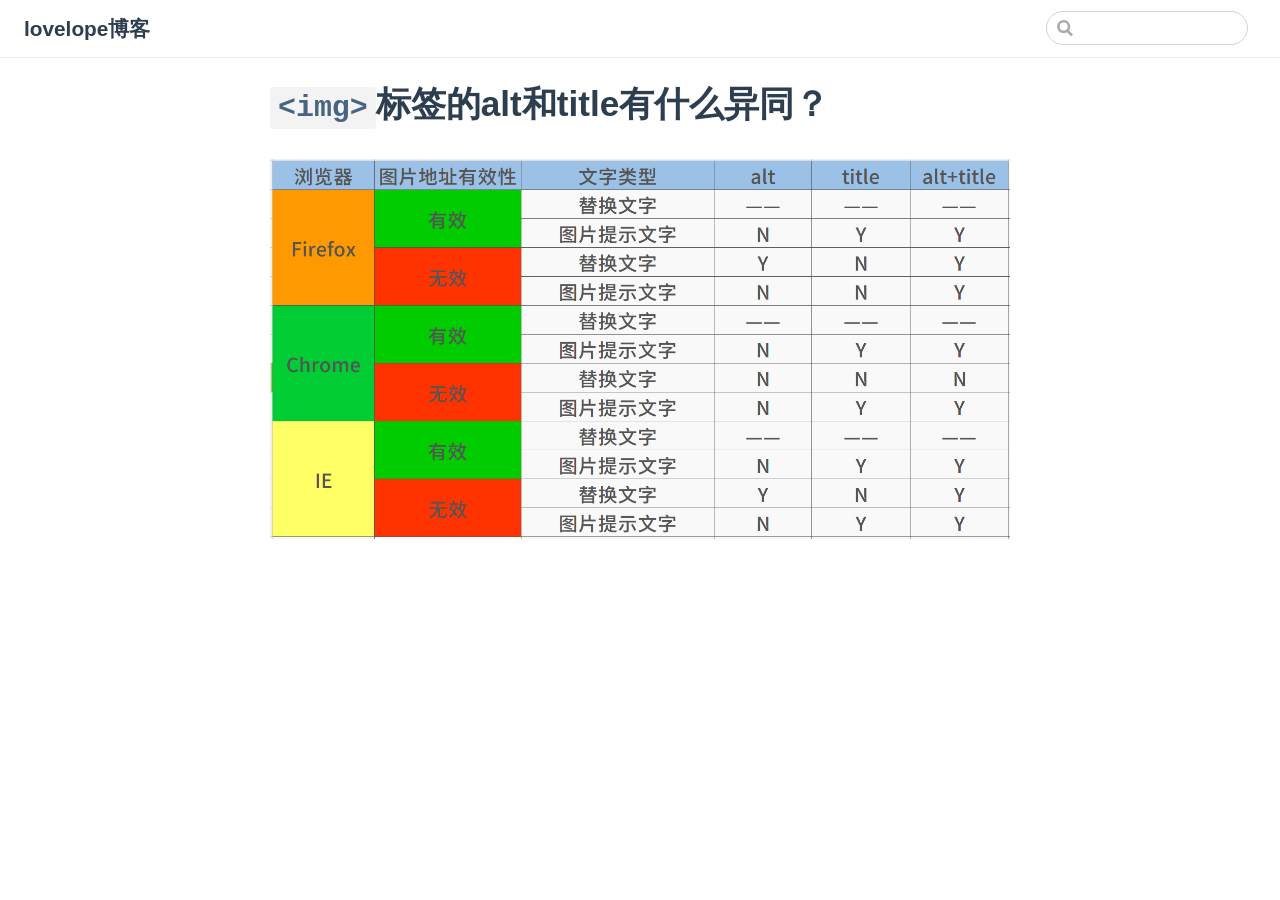
<file: article/img标签的alt和title有什么异同.html>
<!DOCTYPE html>
<html lang="en-US">
  <head>
    <meta charset="utf-8">
    <meta name="viewport" content="width=device-width,initial-scale=1">
    <title>&lt;img&gt;标签的alt和title有什么异同？ | lovelope博客</title>
    <meta name="description" content="种下一棵树的最佳时间不是十年前，而是现在。">
    
    
    <link rel="preload" href="/assets/css/0.styles.83d3ab16.css" as="style"><link rel="preload" href="/assets/js/app.5770203f.js" as="script"><link rel="preload" href="/assets/js/12.b8efd0be.js" as="script"><link rel="prefetch" href="/assets/js/3.aff9079f.js"><link rel="prefetch" href="/assets/js/2.673272d7.js"><link rel="prefetch" href="/assets/js/4.a1bc754e.js"><link rel="prefetch" href="/assets/js/5.26cd1ccd.js"><link rel="prefetch" href="/assets/js/6.0af27563.js"><link rel="prefetch" href="/assets/js/7.a5fea5a1.js"><link rel="prefetch" href="/assets/js/8.cd6f4ee1.js"><link rel="prefetch" href="/assets/js/9.0bd568a0.js"><link rel="prefetch" href="/assets/js/10.368d8957.js"><link rel="prefetch" href="/assets/js/11.9f1e6fae.js"><link rel="prefetch" href="/assets/js/13.624745ce.js"><link rel="prefetch" href="/assets/js/14.e1387c03.js"><link rel="prefetch" href="/assets/js/15.76fa5cc0.js"><link rel="prefetch" href="/assets/js/16.bcf7569f.js"><link rel="prefetch" href="/assets/js/17.51e61b79.js">
    <link rel="stylesheet" href="/assets/css/0.styles.83d3ab16.css">
  </head>
  <body>
    <div id="app" data-server-rendered="true"><div class="theme-container no-sidebar"><header class="navbar"><div class="sidebar-button"><svg xmlns="http://www.w3.org/2000/svg" aria-hidden="true" role="img" viewBox="0 0 448 512" class="icon"><path fill="currentColor" d="M436 124H12c-6.627 0-12-5.373-12-12V80c0-6.627 5.373-12 12-12h424c6.627 0 12 5.373 12 12v32c0 6.627-5.373 12-12 12zm0 160H12c-6.627 0-12-5.373-12-12v-32c0-6.627 5.373-12 12-12h424c6.627 0 12 5.373 12 12v32c0 6.627-5.373 12-12 12zm0 160H12c-6.627 0-12-5.373-12-12v-32c0-6.627 5.373-12 12-12h424c6.627 0 12 5.373 12 12v32c0 6.627-5.373 12-12 12z"></path></svg></div> <a href="/" class="home-link router-link-active"><!----> <span class="site-name">lovelope博客</span></a> <div class="links"><div class="search-box"><input aria-label="Search" autocomplete="off" spellcheck="false" value=""> <!----></div> <!----></div></header> <div class="sidebar-mask"></div> <div class="sidebar"><!---->  <!----> </div> <div class="page"> <div class="content"><h1 id="img-标签的alt和title有什么异同？"><a href="#img-标签的alt和title有什么异同？" aria-hidden="true" class="header-anchor">#</a> <code>&lt;img&gt;</code>标签的alt和title有什么异同？</h1> <p><img src="/assets/img/diff.32054abb.png" alt="img标签的alt和title有什么异同"></p></div> <div class="page-edit"><!----> <!----></div> <!----> </div> <!----></div></div>
    <script src="/assets/js/12.b8efd0be.js" defer></script><script src="/assets/js/app.5770203f.js" defer></script>
  </body>
</html>
</file>
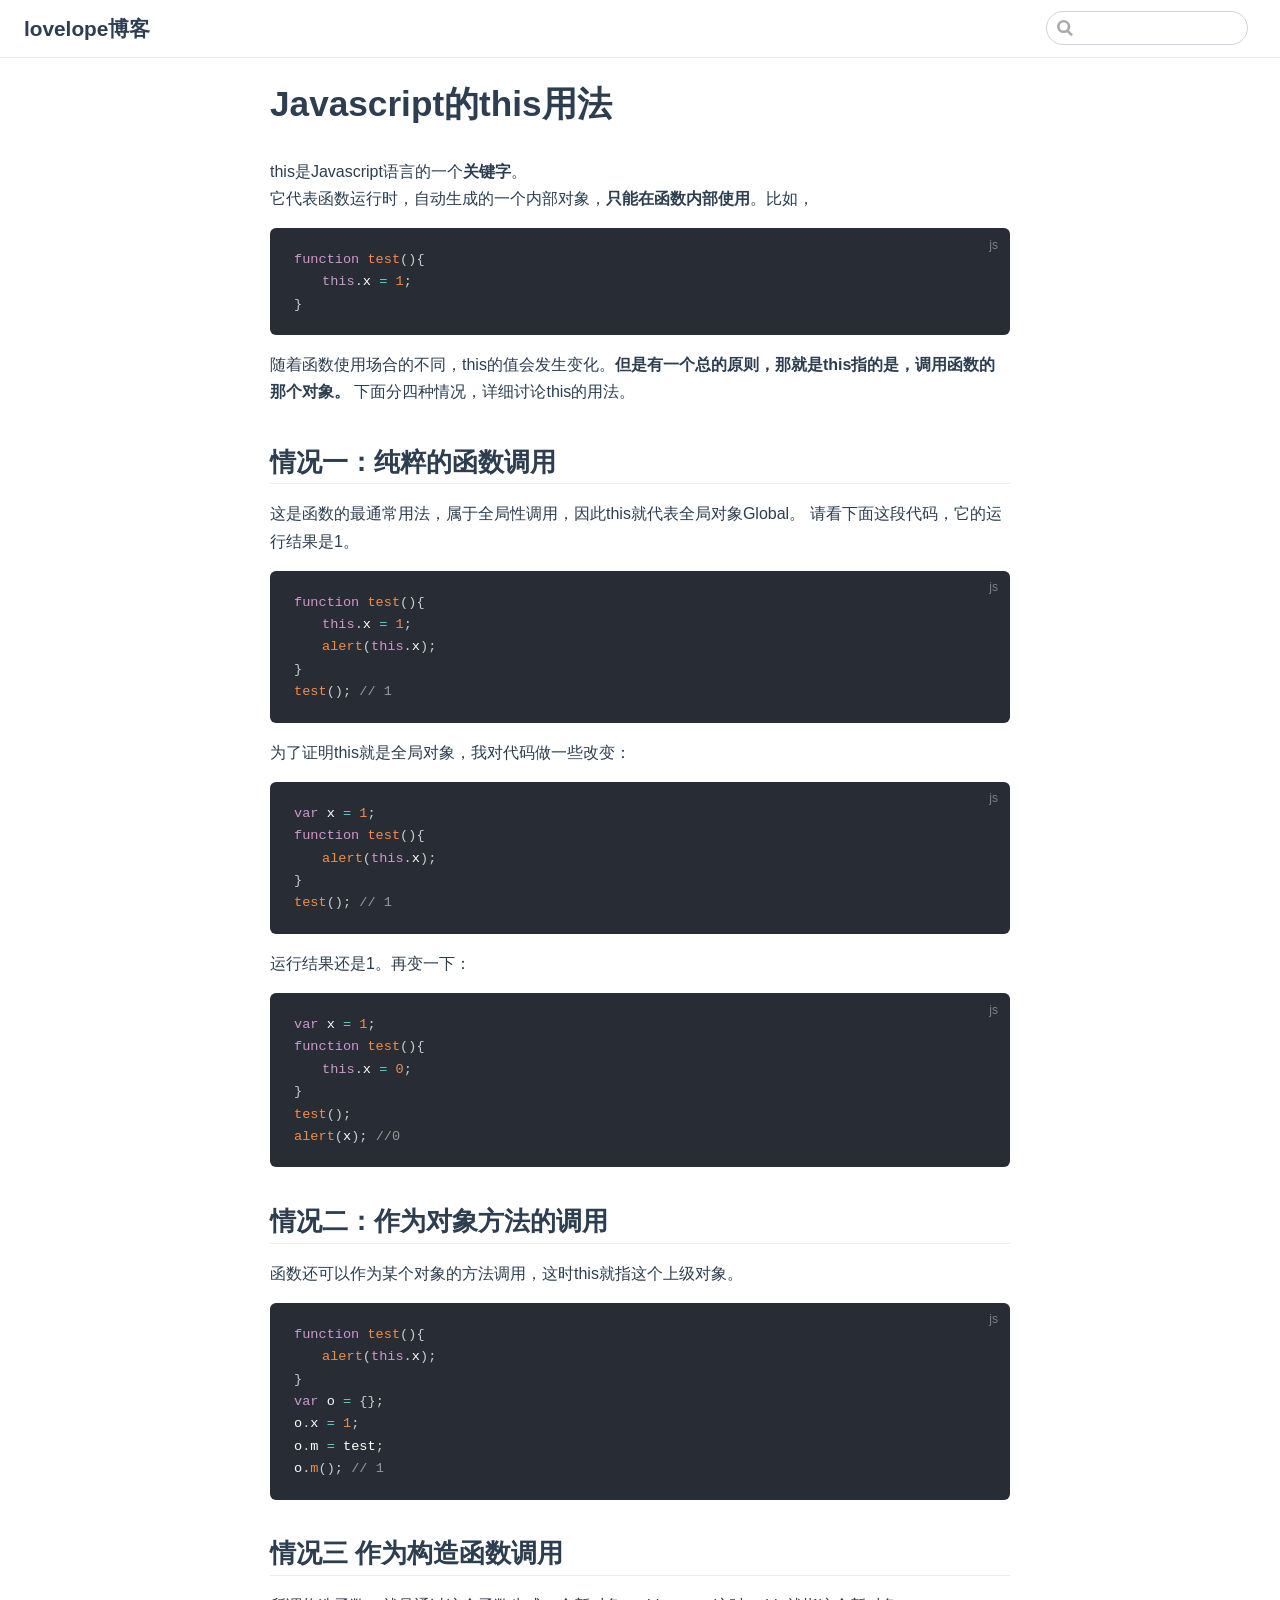
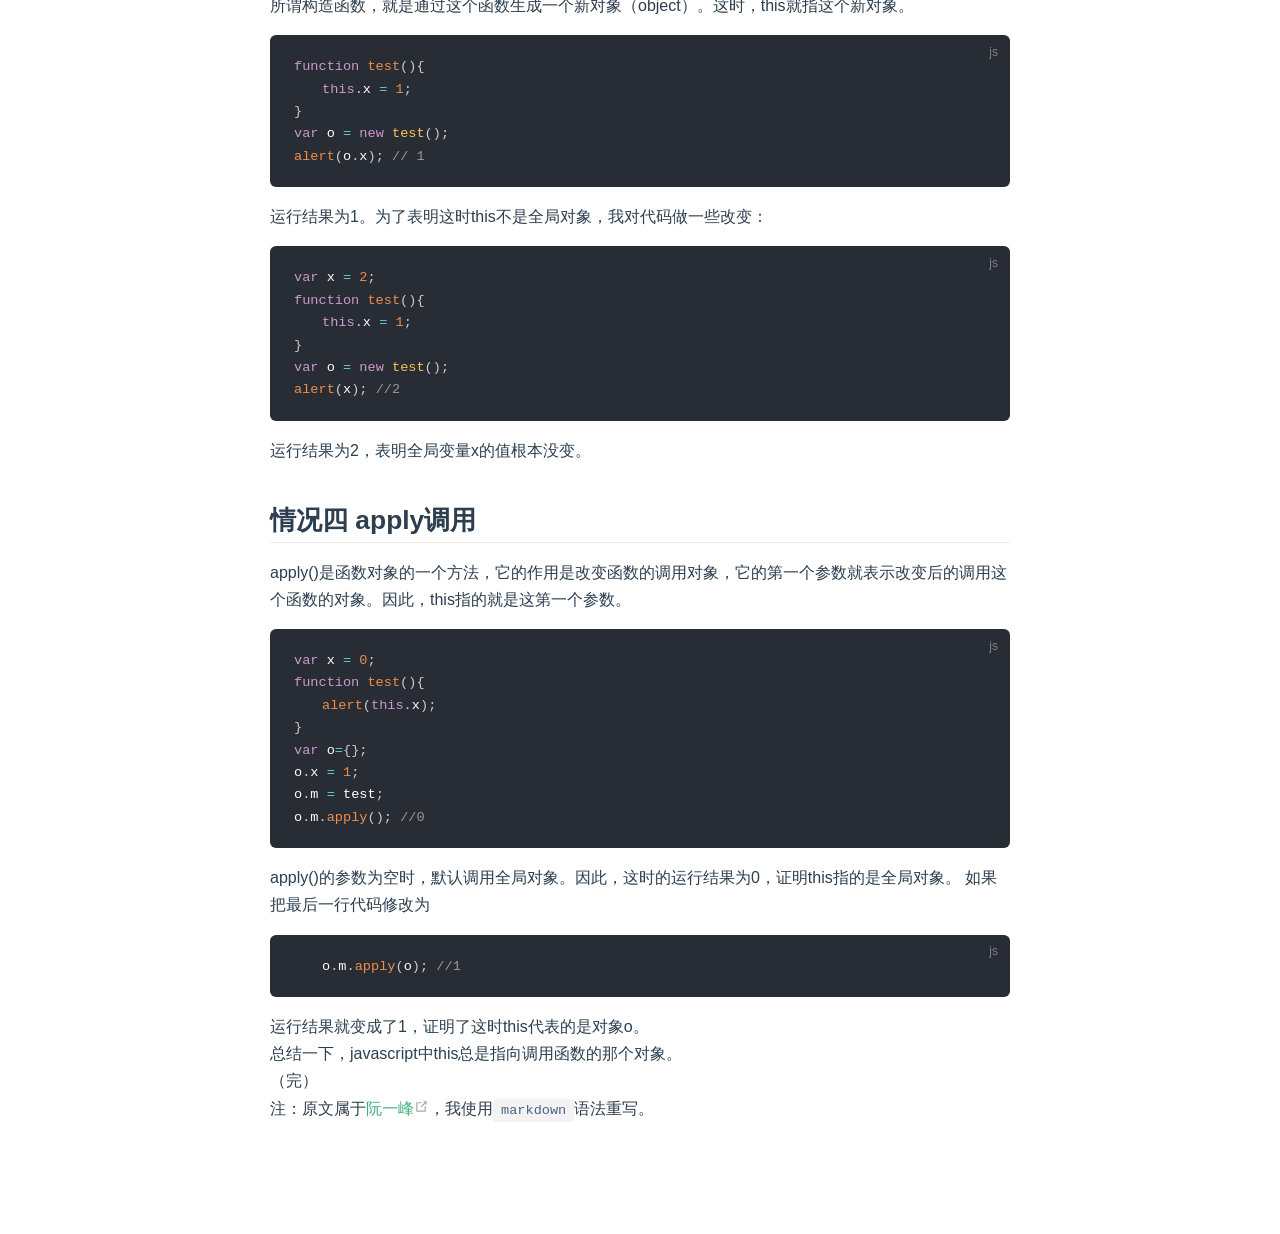
<file: article/javascript中的this.html>
<!DOCTYPE html>
<html lang="en-US">
  <head>
    <meta charset="utf-8">
    <meta name="viewport" content="width=device-width,initial-scale=1">
    <title>javascript中的this | lovelope博客</title>
    <meta name="description" content="种下一棵树的最佳时间不是十年前，而是现在。">
    
    
    <link rel="preload" href="/assets/css/0.styles.83d3ab16.css" as="style"><link rel="preload" href="/assets/js/app.5770203f.js" as="script"><link rel="preload" href="/assets/js/13.624745ce.js" as="script"><link rel="prefetch" href="/assets/js/3.aff9079f.js"><link rel="prefetch" href="/assets/js/2.673272d7.js"><link rel="prefetch" href="/assets/js/4.a1bc754e.js"><link rel="prefetch" href="/assets/js/5.26cd1ccd.js"><link rel="prefetch" href="/assets/js/6.0af27563.js"><link rel="prefetch" href="/assets/js/7.a5fea5a1.js"><link rel="prefetch" href="/assets/js/8.cd6f4ee1.js"><link rel="prefetch" href="/assets/js/9.0bd568a0.js"><link rel="prefetch" href="/assets/js/10.368d8957.js"><link rel="prefetch" href="/assets/js/11.9f1e6fae.js"><link rel="prefetch" href="/assets/js/12.b8efd0be.js"><link rel="prefetch" href="/assets/js/14.e1387c03.js"><link rel="prefetch" href="/assets/js/15.76fa5cc0.js"><link rel="prefetch" href="/assets/js/16.bcf7569f.js"><link rel="prefetch" href="/assets/js/17.51e61b79.js">
    <link rel="stylesheet" href="/assets/css/0.styles.83d3ab16.css">
  </head>
  <body>
    <div id="app" data-server-rendered="true"><div class="theme-container no-sidebar"><header class="navbar"><div class="sidebar-button"><svg xmlns="http://www.w3.org/2000/svg" aria-hidden="true" role="img" viewBox="0 0 448 512" class="icon"><path fill="currentColor" d="M436 124H12c-6.627 0-12-5.373-12-12V80c0-6.627 5.373-12 12-12h424c6.627 0 12 5.373 12 12v32c0 6.627-5.373 12-12 12zm0 160H12c-6.627 0-12-5.373-12-12v-32c0-6.627 5.373-12 12-12h424c6.627 0 12 5.373 12 12v32c0 6.627-5.373 12-12 12zm0 160H12c-6.627 0-12-5.373-12-12v-32c0-6.627 5.373-12 12-12h424c6.627 0 12 5.373 12 12v32c0 6.627-5.373 12-12 12z"></path></svg></div> <a href="/" class="home-link router-link-active"><!----> <span class="site-name">lovelope博客</span></a> <div class="links"><div class="search-box"><input aria-label="Search" autocomplete="off" spellcheck="false" value=""> <!----></div> <!----></div></header> <div class="sidebar-mask"></div> <div class="sidebar"><!---->  <!----> </div> <div class="page"> <div class="content"><h1 id="javascript的this用法"><a href="#javascript的this用法" aria-hidden="true" class="header-anchor">#</a> Javascript的this用法</h1> <p>this是Javascript语言的一个<strong>关键字</strong>。<br>
它代表函数运行时，自动生成的一个内部对象，<strong>只能在函数内部使用</strong>。比如，</p> <div class="language-javascript extra-class"><pre class="language-javascript"><code><span class="token keyword">function</span> <span class="token function">test</span><span class="token punctuation">(</span><span class="token punctuation">)</span><span class="token punctuation">{</span>
　　<span class="token keyword">this</span><span class="token punctuation">.</span>x <span class="token operator">=</span> <span class="token number">1</span><span class="token punctuation">;</span>
<span class="token punctuation">}</span>
</code></pre></div><p>随着函数使用场合的不同，this的值会发生变化。<strong>但是有一个总的原则，那就是this指的是，调用函数的那个对象。</strong>
下面分四种情况，详细讨论this的用法。</p> <h2 id="情况一：纯粹的函数调用"><a href="#情况一：纯粹的函数调用" aria-hidden="true" class="header-anchor">#</a> 情况一：纯粹的函数调用</h2> <p>这是函数的最通常用法，属于全局性调用，因此this就代表全局对象Global。
请看下面这段代码，它的运行结果是1。</p> <div class="language-javascript extra-class"><pre class="language-javascript"><code><span class="token keyword">function</span> <span class="token function">test</span><span class="token punctuation">(</span><span class="token punctuation">)</span><span class="token punctuation">{</span>
　　<span class="token keyword">this</span><span class="token punctuation">.</span>x <span class="token operator">=</span> <span class="token number">1</span><span class="token punctuation">;</span>
<span class="token function">　　alert</span><span class="token punctuation">(</span><span class="token keyword">this</span><span class="token punctuation">.</span>x<span class="token punctuation">)</span><span class="token punctuation">;</span>
<span class="token punctuation">}</span>
<span class="token function">test</span><span class="token punctuation">(</span><span class="token punctuation">)</span><span class="token punctuation">;</span> <span class="token comment">// 1</span>
</code></pre></div><p>为了证明this就是全局对象，我对代码做一些改变：</p> <div class="language-javascript extra-class"><pre class="language-javascript"><code><span class="token keyword">var</span> x <span class="token operator">=</span> <span class="token number">1</span><span class="token punctuation">;</span>
<span class="token keyword">function</span> <span class="token function">test</span><span class="token punctuation">(</span><span class="token punctuation">)</span><span class="token punctuation">{</span>
<span class="token function">　　alert</span><span class="token punctuation">(</span><span class="token keyword">this</span><span class="token punctuation">.</span>x<span class="token punctuation">)</span><span class="token punctuation">;</span>
<span class="token punctuation">}</span>
<span class="token function">test</span><span class="token punctuation">(</span><span class="token punctuation">)</span><span class="token punctuation">;</span> <span class="token comment">// 1</span>
</code></pre></div><p>运行结果还是1。再变一下：</p> <div class="language-javascript extra-class"><pre class="language-javascript"><code><span class="token keyword">var</span> x <span class="token operator">=</span> <span class="token number">1</span><span class="token punctuation">;</span>
<span class="token keyword">function</span> <span class="token function">test</span><span class="token punctuation">(</span><span class="token punctuation">)</span><span class="token punctuation">{</span>
　　<span class="token keyword">this</span><span class="token punctuation">.</span>x <span class="token operator">=</span> <span class="token number">0</span><span class="token punctuation">;</span>
<span class="token punctuation">}</span>
<span class="token function">test</span><span class="token punctuation">(</span><span class="token punctuation">)</span><span class="token punctuation">;</span>
<span class="token function">alert</span><span class="token punctuation">(</span>x<span class="token punctuation">)</span><span class="token punctuation">;</span> <span class="token comment">//0</span>
</code></pre></div><h2 id="情况二：作为对象方法的调用"><a href="#情况二：作为对象方法的调用" aria-hidden="true" class="header-anchor">#</a> 情况二：作为对象方法的调用</h2> <p>函数还可以作为某个对象的方法调用，这时this就指这个上级对象。</p> <div class="language-javascript extra-class"><pre class="language-javascript"><code><span class="token keyword">function</span> <span class="token function">test</span><span class="token punctuation">(</span><span class="token punctuation">)</span><span class="token punctuation">{</span>
<span class="token function">　　alert</span><span class="token punctuation">(</span><span class="token keyword">this</span><span class="token punctuation">.</span>x<span class="token punctuation">)</span><span class="token punctuation">;</span>
<span class="token punctuation">}</span>
<span class="token keyword">var</span> o <span class="token operator">=</span> <span class="token punctuation">{</span><span class="token punctuation">}</span><span class="token punctuation">;</span>
o<span class="token punctuation">.</span>x <span class="token operator">=</span> <span class="token number">1</span><span class="token punctuation">;</span>
o<span class="token punctuation">.</span>m <span class="token operator">=</span> test<span class="token punctuation">;</span>
o<span class="token punctuation">.</span><span class="token function">m</span><span class="token punctuation">(</span><span class="token punctuation">)</span><span class="token punctuation">;</span> <span class="token comment">// 1</span>
</code></pre></div><h2 id="情况三-作为构造函数调用"><a href="#情况三-作为构造函数调用" aria-hidden="true" class="header-anchor">#</a> 情况三 作为构造函数调用</h2> <p>所谓构造函数，就是通过这个函数生成一个新对象（object）。这时，this就指这个新对象。</p> <div class="language-javascript extra-class"><pre class="language-javascript"><code><span class="token keyword">function</span> <span class="token function">test</span><span class="token punctuation">(</span><span class="token punctuation">)</span><span class="token punctuation">{</span>
　　<span class="token keyword">this</span><span class="token punctuation">.</span>x <span class="token operator">=</span> <span class="token number">1</span><span class="token punctuation">;</span>
<span class="token punctuation">}</span>
<span class="token keyword">var</span> o <span class="token operator">=</span> <span class="token keyword">new</span> <span class="token class-name">test</span><span class="token punctuation">(</span><span class="token punctuation">)</span><span class="token punctuation">;</span>
<span class="token function">alert</span><span class="token punctuation">(</span>o<span class="token punctuation">.</span>x<span class="token punctuation">)</span><span class="token punctuation">;</span> <span class="token comment">// 1</span>
</code></pre></div><p>运行结果为1。为了表明这时this不是全局对象，我对代码做一些改变：</p> <div class="language-javascript extra-class"><pre class="language-javascript"><code><span class="token keyword">var</span> x <span class="token operator">=</span> <span class="token number">2</span><span class="token punctuation">;</span>
<span class="token keyword">function</span> <span class="token function">test</span><span class="token punctuation">(</span><span class="token punctuation">)</span><span class="token punctuation">{</span>
　　<span class="token keyword">this</span><span class="token punctuation">.</span>x <span class="token operator">=</span> <span class="token number">1</span><span class="token punctuation">;</span>
<span class="token punctuation">}</span>
<span class="token keyword">var</span> o <span class="token operator">=</span> <span class="token keyword">new</span> <span class="token class-name">test</span><span class="token punctuation">(</span><span class="token punctuation">)</span><span class="token punctuation">;</span>
<span class="token function">alert</span><span class="token punctuation">(</span>x<span class="token punctuation">)</span><span class="token punctuation">;</span> <span class="token comment">//2</span>
</code></pre></div><p>运行结果为2，表明全局变量x的值根本没变。</p> <h2 id="情况四-apply调用"><a href="#情况四-apply调用" aria-hidden="true" class="header-anchor">#</a> 情况四 apply调用</h2> <p>apply()是函数对象的一个方法，它的作用是改变函数的调用对象，它的第一个参数就表示改变后的调用这个函数的对象。因此，this指的就是这第一个参数。</p> <div class="language-javascript extra-class"><pre class="language-javascript"><code><span class="token keyword">var</span> x <span class="token operator">=</span> <span class="token number">0</span><span class="token punctuation">;</span>
<span class="token keyword">function</span> <span class="token function">test</span><span class="token punctuation">(</span><span class="token punctuation">)</span><span class="token punctuation">{</span>
<span class="token function">　　alert</span><span class="token punctuation">(</span><span class="token keyword">this</span><span class="token punctuation">.</span>x<span class="token punctuation">)</span><span class="token punctuation">;</span>
<span class="token punctuation">}</span>
<span class="token keyword">var</span> o<span class="token operator">=</span><span class="token punctuation">{</span><span class="token punctuation">}</span><span class="token punctuation">;</span>
o<span class="token punctuation">.</span>x <span class="token operator">=</span> <span class="token number">1</span><span class="token punctuation">;</span>
o<span class="token punctuation">.</span>m <span class="token operator">=</span> test<span class="token punctuation">;</span>
o<span class="token punctuation">.</span>m<span class="token punctuation">.</span><span class="token function">apply</span><span class="token punctuation">(</span><span class="token punctuation">)</span><span class="token punctuation">;</span> <span class="token comment">//0</span>
</code></pre></div><p>apply()的参数为空时，默认调用全局对象。因此，这时的运行结果为0，证明this指的是全局对象。
如果把最后一行代码修改为</p> <div class="language-javascript extra-class"><pre class="language-javascript"><code>　　o<span class="token punctuation">.</span>m<span class="token punctuation">.</span><span class="token function">apply</span><span class="token punctuation">(</span>o<span class="token punctuation">)</span><span class="token punctuation">;</span> <span class="token comment">//1</span>
</code></pre></div><p>运行结果就变成了1，证明了这时this代表的是对象o。<br>
总结一下，javascript中this总是指向调用函数的那个对象。<br>
（完）<br>
注：原文属于<a href="http://www.ruanyifeng.com/blog/2010/04/using_this_keyword_in_javascript.html" target="_blank" rel="noopener noreferrer">阮一峰<svg xmlns="http://www.w3.org/2000/svg" aria-hidden="true" x="0px" y="0px" viewBox="0 0 100 100" width="15" height="15" class="icon outbound"><path fill="currentColor" d="M18.8,85.1h56l0,0c2.2,0,4-1.8,4-4v-32h-8v28h-48v-48h28v-8h-32l0,0c-2.2,0-4,1.8-4,4v56C14.8,83.3,16.6,85.1,18.8,85.1z"></path> <polygon fill="currentColor" points="45.7,48.7 51.3,54.3 77.2,28.5 77.2,37.2 85.2,37.2 85.2,14.9 62.8,14.9 62.8,22.9 71.5,22.9"></polygon></svg></a>，我使用<code>markdown</code>语法重写。</p></div> <div class="page-edit"><!----> <!----></div> <!----> </div> <!----></div></div>
    <script src="/assets/js/13.624745ce.js" defer></script><script src="/assets/js/app.5770203f.js" defer></script>
  </body>
</html>
</file>
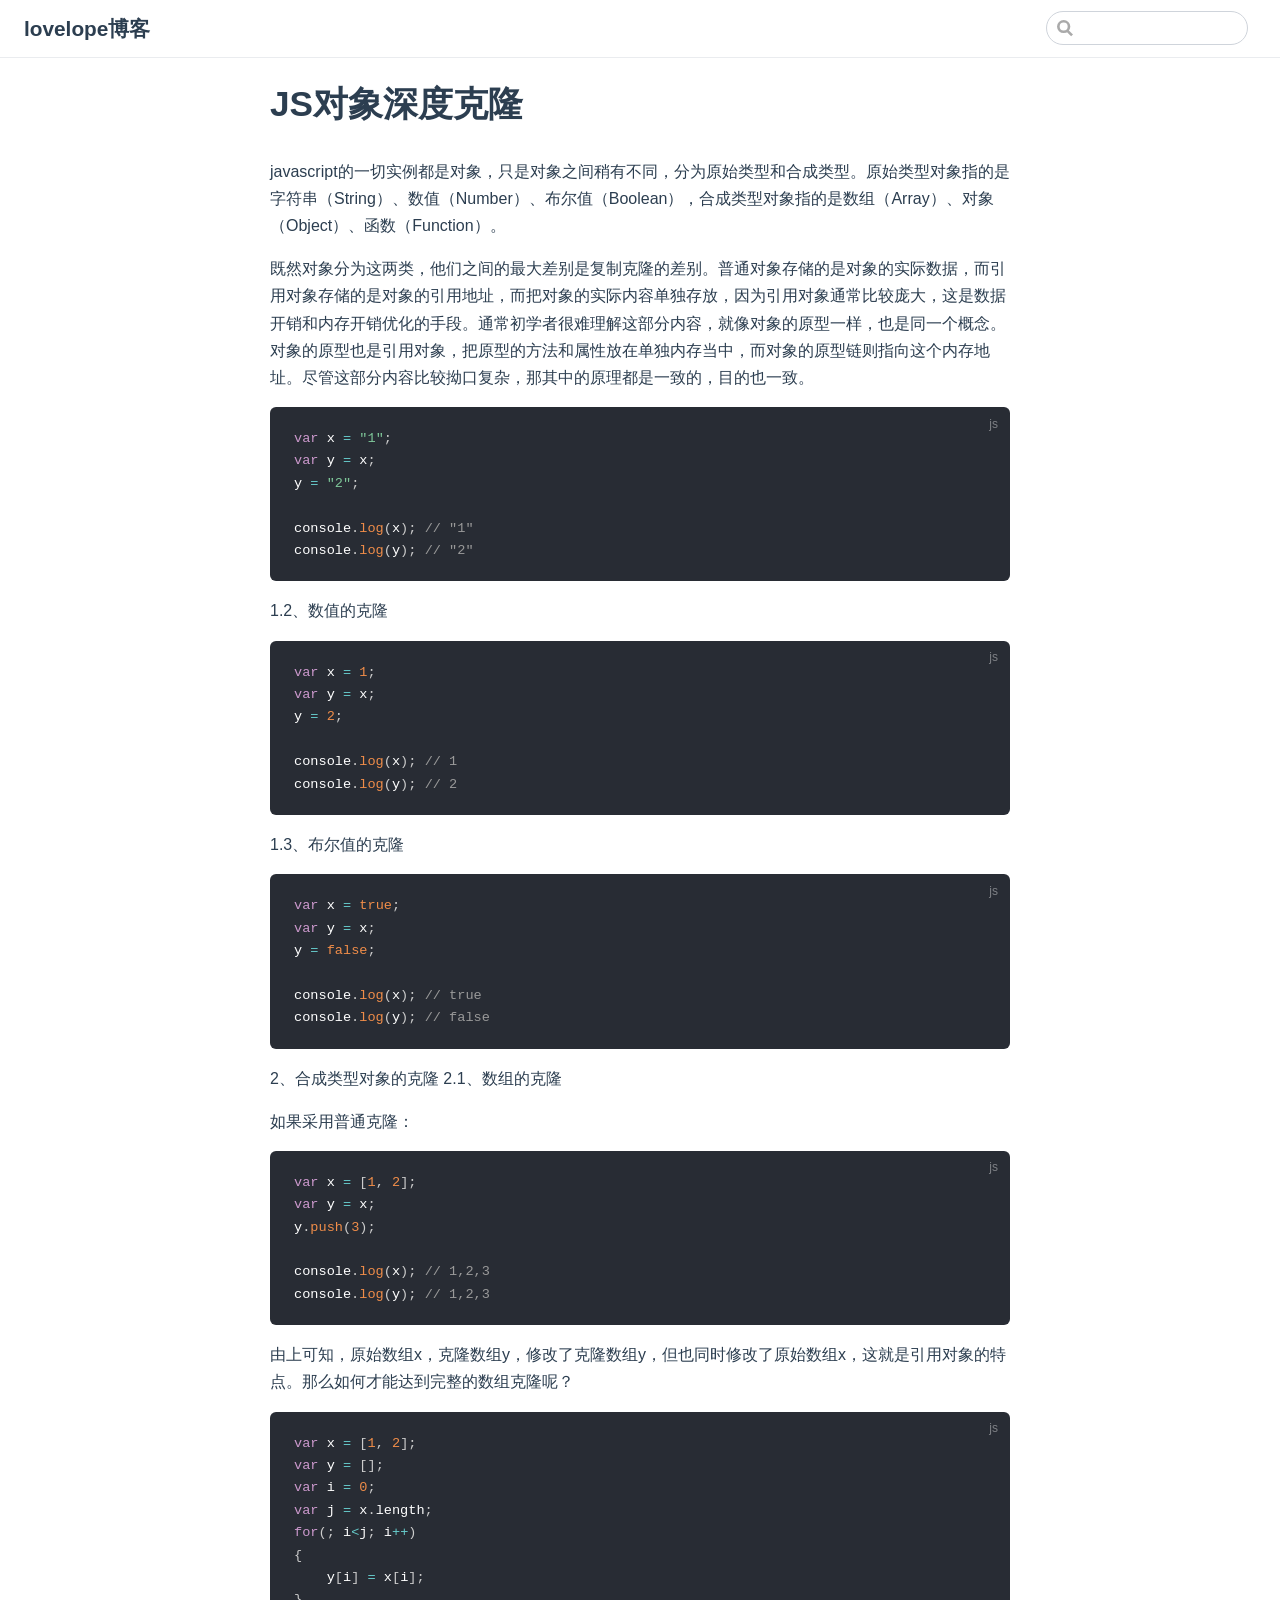
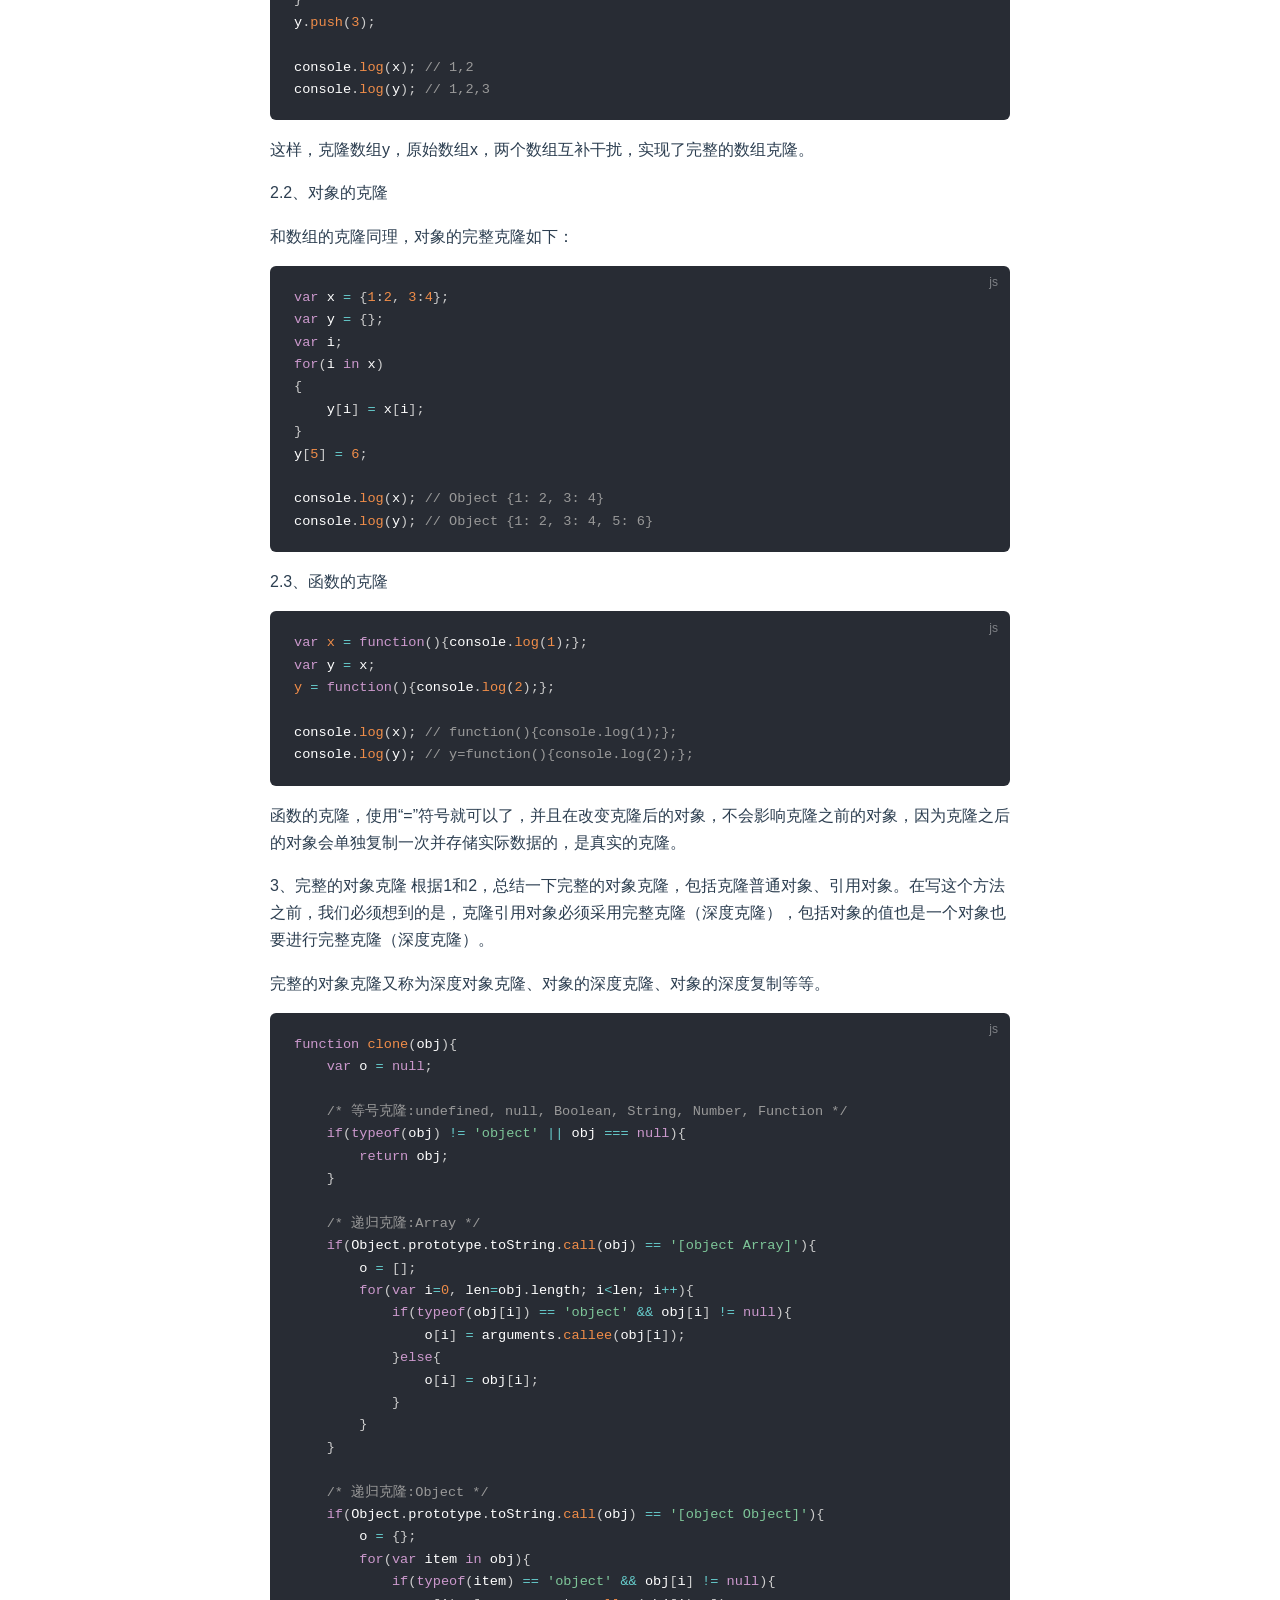
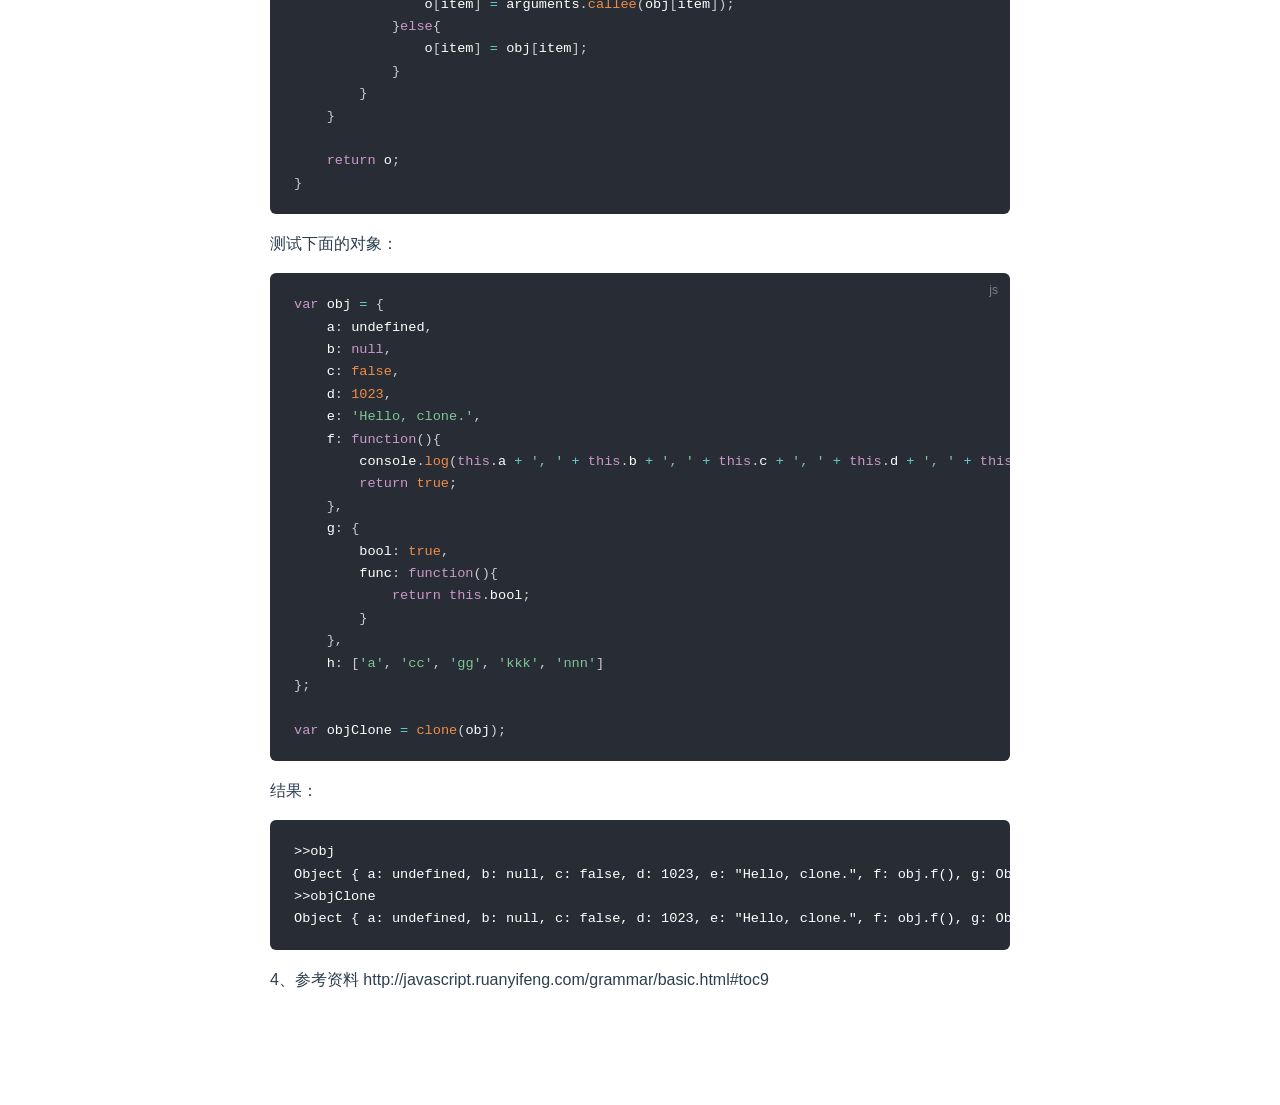
<file: article/Javascript对象深度克隆.html>
<!DOCTYPE html>
<html lang="en-US">
  <head>
    <meta charset="utf-8">
    <meta name="viewport" content="width=device-width,initial-scale=1">
    <title>Javascript对象深度克隆 | lovelope博客</title>
    <meta name="description" content="种下一棵树的最佳时间不是十年前，而是现在。">
    
    
    <link rel="preload" href="/assets/css/0.styles.83d3ab16.css" as="style"><link rel="preload" href="/assets/js/app.5770203f.js" as="script"><link rel="preload" href="/assets/js/9.0bd568a0.js" as="script"><link rel="prefetch" href="/assets/js/3.aff9079f.js"><link rel="prefetch" href="/assets/js/2.673272d7.js"><link rel="prefetch" href="/assets/js/4.a1bc754e.js"><link rel="prefetch" href="/assets/js/5.26cd1ccd.js"><link rel="prefetch" href="/assets/js/6.0af27563.js"><link rel="prefetch" href="/assets/js/7.a5fea5a1.js"><link rel="prefetch" href="/assets/js/8.cd6f4ee1.js"><link rel="prefetch" href="/assets/js/10.368d8957.js"><link rel="prefetch" href="/assets/js/11.9f1e6fae.js"><link rel="prefetch" href="/assets/js/12.b8efd0be.js"><link rel="prefetch" href="/assets/js/13.624745ce.js"><link rel="prefetch" href="/assets/js/14.e1387c03.js"><link rel="prefetch" href="/assets/js/15.76fa5cc0.js"><link rel="prefetch" href="/assets/js/16.bcf7569f.js"><link rel="prefetch" href="/assets/js/17.51e61b79.js">
    <link rel="stylesheet" href="/assets/css/0.styles.83d3ab16.css">
  </head>
  <body>
    <div id="app" data-server-rendered="true"><div class="theme-container no-sidebar"><header class="navbar"><div class="sidebar-button"><svg xmlns="http://www.w3.org/2000/svg" aria-hidden="true" role="img" viewBox="0 0 448 512" class="icon"><path fill="currentColor" d="M436 124H12c-6.627 0-12-5.373-12-12V80c0-6.627 5.373-12 12-12h424c6.627 0 12 5.373 12 12v32c0 6.627-5.373 12-12 12zm0 160H12c-6.627 0-12-5.373-12-12v-32c0-6.627 5.373-12 12-12h424c6.627 0 12 5.373 12 12v32c0 6.627-5.373 12-12 12zm0 160H12c-6.627 0-12-5.373-12-12v-32c0-6.627 5.373-12 12-12h424c6.627 0 12 5.373 12 12v32c0 6.627-5.373 12-12 12z"></path></svg></div> <a href="/" class="home-link router-link-active"><!----> <span class="site-name">lovelope博客</span></a> <div class="links"><div class="search-box"><input aria-label="Search" autocomplete="off" spellcheck="false" value=""> <!----></div> <!----></div></header> <div class="sidebar-mask"></div> <div class="sidebar"><!---->  <!----> </div> <div class="page"> <div class="content"><h1 id="js对象深度克隆"><a href="#js对象深度克隆" aria-hidden="true" class="header-anchor">#</a> JS对象深度克隆</h1> <p>javascript的一切实例都是对象，只是对象之间稍有不同，分为原始类型和合成类型。原始类型对象指的是字符串（String）、数值（Number）、布尔值（Boolean），合成类型对象指的是数组（Array）、对象（Object）、函数（Function）。</p> <p>既然对象分为这两类，他们之间的最大差别是复制克隆的差别。普通对象存储的是对象的实际数据，而引用对象存储的是对象的引用地址，而把对象的实际内容单独存放，因为引用对象通常比较庞大，这是数据开销和内存开销优化的手段。通常初学者很难理解这部分内容，就像对象的原型一样，也是同一个概念。对象的原型也是引用对象，把原型的方法和属性放在单独内存当中，而对象的原型链则指向这个内存地址。尽管这部分内容比较拗口复杂，那其中的原理都是一致的，目的也一致。
</p><div class="table-of-contents"><ul></ul></div><p></p> <div class="language-javascript extra-class"><pre class="language-javascript"><code><span class="token keyword">var</span> x <span class="token operator">=</span> <span class="token string">&quot;1&quot;</span><span class="token punctuation">;</span>
<span class="token keyword">var</span> y <span class="token operator">=</span> x<span class="token punctuation">;</span>
y <span class="token operator">=</span> <span class="token string">&quot;2&quot;</span><span class="token punctuation">;</span>

console<span class="token punctuation">.</span><span class="token function">log</span><span class="token punctuation">(</span>x<span class="token punctuation">)</span><span class="token punctuation">;</span> <span class="token comment">// &quot;1&quot;</span>
console<span class="token punctuation">.</span><span class="token function">log</span><span class="token punctuation">(</span>y<span class="token punctuation">)</span><span class="token punctuation">;</span> <span class="token comment">// &quot;2&quot;</span>
</code></pre></div><p>1.2、数值的克隆</p> <div class="language-javascript extra-class"><pre class="language-javascript"><code><span class="token keyword">var</span> x <span class="token operator">=</span> <span class="token number">1</span><span class="token punctuation">;</span>
<span class="token keyword">var</span> y <span class="token operator">=</span> x<span class="token punctuation">;</span>
y <span class="token operator">=</span> <span class="token number">2</span><span class="token punctuation">;</span>

console<span class="token punctuation">.</span><span class="token function">log</span><span class="token punctuation">(</span>x<span class="token punctuation">)</span><span class="token punctuation">;</span> <span class="token comment">// 1</span>
console<span class="token punctuation">.</span><span class="token function">log</span><span class="token punctuation">(</span>y<span class="token punctuation">)</span><span class="token punctuation">;</span> <span class="token comment">// 2</span>
</code></pre></div><p>1.3、布尔值的克隆</p> <div class="language-javascript extra-class"><pre class="language-javascript"><code><span class="token keyword">var</span> x <span class="token operator">=</span> <span class="token boolean">true</span><span class="token punctuation">;</span>
<span class="token keyword">var</span> y <span class="token operator">=</span> x<span class="token punctuation">;</span>
y <span class="token operator">=</span> <span class="token boolean">false</span><span class="token punctuation">;</span>

console<span class="token punctuation">.</span><span class="token function">log</span><span class="token punctuation">(</span>x<span class="token punctuation">)</span><span class="token punctuation">;</span> <span class="token comment">// true</span>
console<span class="token punctuation">.</span><span class="token function">log</span><span class="token punctuation">(</span>y<span class="token punctuation">)</span><span class="token punctuation">;</span> <span class="token comment">// false</span>
</code></pre></div><p>2、合成类型对象的克隆
2.1、数组的克隆</p> <p>如果采用普通克隆：</p> <div class="language-javascript extra-class"><pre class="language-javascript"><code><span class="token keyword">var</span> x <span class="token operator">=</span> <span class="token punctuation">[</span><span class="token number">1</span><span class="token punctuation">,</span> <span class="token number">2</span><span class="token punctuation">]</span><span class="token punctuation">;</span>
<span class="token keyword">var</span> y <span class="token operator">=</span> x<span class="token punctuation">;</span>
y<span class="token punctuation">.</span><span class="token function">push</span><span class="token punctuation">(</span><span class="token number">3</span><span class="token punctuation">)</span><span class="token punctuation">;</span>

console<span class="token punctuation">.</span><span class="token function">log</span><span class="token punctuation">(</span>x<span class="token punctuation">)</span><span class="token punctuation">;</span> <span class="token comment">// 1,2,3</span>
console<span class="token punctuation">.</span><span class="token function">log</span><span class="token punctuation">(</span>y<span class="token punctuation">)</span><span class="token punctuation">;</span> <span class="token comment">// 1,2,3</span>
</code></pre></div><p>由上可知，原始数组x，克隆数组y，修改了克隆数组y，但也同时修改了原始数组x，这就是引用对象的特点。那么如何才能达到完整的数组克隆呢？</p> <div class="language-javascript extra-class"><pre class="language-javascript"><code><span class="token keyword">var</span> x <span class="token operator">=</span> <span class="token punctuation">[</span><span class="token number">1</span><span class="token punctuation">,</span> <span class="token number">2</span><span class="token punctuation">]</span><span class="token punctuation">;</span>
<span class="token keyword">var</span> y <span class="token operator">=</span> <span class="token punctuation">[</span><span class="token punctuation">]</span><span class="token punctuation">;</span>
<span class="token keyword">var</span> i <span class="token operator">=</span> <span class="token number">0</span><span class="token punctuation">;</span>
<span class="token keyword">var</span> j <span class="token operator">=</span> x<span class="token punctuation">.</span>length<span class="token punctuation">;</span>
<span class="token keyword">for</span><span class="token punctuation">(</span><span class="token punctuation">;</span> i<span class="token operator">&lt;</span>j<span class="token punctuation">;</span> i<span class="token operator">++</span><span class="token punctuation">)</span>
<span class="token punctuation">{</span>
    y<span class="token punctuation">[</span>i<span class="token punctuation">]</span> <span class="token operator">=</span> x<span class="token punctuation">[</span>i<span class="token punctuation">]</span><span class="token punctuation">;</span>
<span class="token punctuation">}</span>
y<span class="token punctuation">.</span><span class="token function">push</span><span class="token punctuation">(</span><span class="token number">3</span><span class="token punctuation">)</span><span class="token punctuation">;</span>

console<span class="token punctuation">.</span><span class="token function">log</span><span class="token punctuation">(</span>x<span class="token punctuation">)</span><span class="token punctuation">;</span> <span class="token comment">// 1,2</span>
console<span class="token punctuation">.</span><span class="token function">log</span><span class="token punctuation">(</span>y<span class="token punctuation">)</span><span class="token punctuation">;</span> <span class="token comment">// 1,2,3</span>
</code></pre></div><p>这样，克隆数组y，原始数组x，两个数组互补干扰，实现了完整的数组克隆。</p> <p>2.2、对象的克隆</p> <p>和数组的克隆同理，对象的完整克隆如下：</p> <div class="language-javascript extra-class"><pre class="language-javascript"><code><span class="token keyword">var</span> x <span class="token operator">=</span> <span class="token punctuation">{</span><span class="token number">1</span><span class="token punctuation">:</span><span class="token number">2</span><span class="token punctuation">,</span> <span class="token number">3</span><span class="token punctuation">:</span><span class="token number">4</span><span class="token punctuation">}</span><span class="token punctuation">;</span>
<span class="token keyword">var</span> y <span class="token operator">=</span> <span class="token punctuation">{</span><span class="token punctuation">}</span><span class="token punctuation">;</span>
<span class="token keyword">var</span> i<span class="token punctuation">;</span>
<span class="token keyword">for</span><span class="token punctuation">(</span>i <span class="token keyword">in</span> x<span class="token punctuation">)</span>
<span class="token punctuation">{</span>
    y<span class="token punctuation">[</span>i<span class="token punctuation">]</span> <span class="token operator">=</span> x<span class="token punctuation">[</span>i<span class="token punctuation">]</span><span class="token punctuation">;</span>
<span class="token punctuation">}</span>
y<span class="token punctuation">[</span><span class="token number">5</span><span class="token punctuation">]</span> <span class="token operator">=</span> <span class="token number">6</span><span class="token punctuation">;</span>

console<span class="token punctuation">.</span><span class="token function">log</span><span class="token punctuation">(</span>x<span class="token punctuation">)</span><span class="token punctuation">;</span> <span class="token comment">// Object {1: 2, 3: 4}</span>
console<span class="token punctuation">.</span><span class="token function">log</span><span class="token punctuation">(</span>y<span class="token punctuation">)</span><span class="token punctuation">;</span> <span class="token comment">// Object {1: 2, 3: 4, 5: 6}</span>
</code></pre></div><p>2.3、函数的克隆</p> <div class="language-javascript extra-class"><pre class="language-javascript"><code><span class="token keyword">var</span> <span class="token function-variable function">x</span> <span class="token operator">=</span> <span class="token keyword">function</span><span class="token punctuation">(</span><span class="token punctuation">)</span><span class="token punctuation">{</span>console<span class="token punctuation">.</span><span class="token function">log</span><span class="token punctuation">(</span><span class="token number">1</span><span class="token punctuation">)</span><span class="token punctuation">;</span><span class="token punctuation">}</span><span class="token punctuation">;</span>
<span class="token keyword">var</span> y <span class="token operator">=</span> x<span class="token punctuation">;</span>
<span class="token function-variable function">y</span> <span class="token operator">=</span> <span class="token keyword">function</span><span class="token punctuation">(</span><span class="token punctuation">)</span><span class="token punctuation">{</span>console<span class="token punctuation">.</span><span class="token function">log</span><span class="token punctuation">(</span><span class="token number">2</span><span class="token punctuation">)</span><span class="token punctuation">;</span><span class="token punctuation">}</span><span class="token punctuation">;</span>

console<span class="token punctuation">.</span><span class="token function">log</span><span class="token punctuation">(</span>x<span class="token punctuation">)</span><span class="token punctuation">;</span> <span class="token comment">// function(){console.log(1);};</span>
console<span class="token punctuation">.</span><span class="token function">log</span><span class="token punctuation">(</span>y<span class="token punctuation">)</span><span class="token punctuation">;</span> <span class="token comment">// y=function(){console.log(2);};</span>
</code></pre></div><p>函数的克隆，使用“=”符号就可以了，并且在改变克隆后的对象，不会影响克隆之前的对象，因为克隆之后的对象会单独复制一次并存储实际数据的，是真实的克隆。</p> <p>3、完整的对象克隆
根据1和2，总结一下完整的对象克隆，包括克隆普通对象、引用对象。在写这个方法之前，我们必须想到的是，克隆引用对象必须采用完整克隆（深度克隆），包括对象的值也是一个对象也要进行完整克隆（深度克隆）。</p> <p>完整的对象克隆又称为深度对象克隆、对象的深度克隆、对象的深度复制等等。</p> <div class="language-javascript extra-class"><pre class="language-javascript"><code><span class="token keyword">function</span> <span class="token function">clone</span><span class="token punctuation">(</span>obj<span class="token punctuation">)</span><span class="token punctuation">{</span>
    <span class="token keyword">var</span> o <span class="token operator">=</span> <span class="token keyword">null</span><span class="token punctuation">;</span>
    
    <span class="token comment">/* 等号克隆:undefined, null, Boolean, String, Number, Function */</span>
    <span class="token keyword">if</span><span class="token punctuation">(</span><span class="token keyword">typeof</span><span class="token punctuation">(</span>obj<span class="token punctuation">)</span> <span class="token operator">!=</span> <span class="token string">'object'</span> <span class="token operator">||</span> obj <span class="token operator">===</span> <span class="token keyword">null</span><span class="token punctuation">)</span><span class="token punctuation">{</span>
        <span class="token keyword">return</span> obj<span class="token punctuation">;</span>
    <span class="token punctuation">}</span>
    
    <span class="token comment">/* 递归克隆:Array */</span>
    <span class="token keyword">if</span><span class="token punctuation">(</span>Object<span class="token punctuation">.</span>prototype<span class="token punctuation">.</span>toString<span class="token punctuation">.</span><span class="token function">call</span><span class="token punctuation">(</span>obj<span class="token punctuation">)</span> <span class="token operator">==</span> <span class="token string">'[object Array]'</span><span class="token punctuation">)</span><span class="token punctuation">{</span>
        o <span class="token operator">=</span> <span class="token punctuation">[</span><span class="token punctuation">]</span><span class="token punctuation">;</span>
        <span class="token keyword">for</span><span class="token punctuation">(</span><span class="token keyword">var</span> i<span class="token operator">=</span><span class="token number">0</span><span class="token punctuation">,</span> len<span class="token operator">=</span>obj<span class="token punctuation">.</span>length<span class="token punctuation">;</span> i<span class="token operator">&lt;</span>len<span class="token punctuation">;</span> i<span class="token operator">++</span><span class="token punctuation">)</span><span class="token punctuation">{</span>
            <span class="token keyword">if</span><span class="token punctuation">(</span><span class="token keyword">typeof</span><span class="token punctuation">(</span>obj<span class="token punctuation">[</span>i<span class="token punctuation">]</span><span class="token punctuation">)</span> <span class="token operator">==</span> <span class="token string">'object'</span> <span class="token operator">&amp;&amp;</span> obj<span class="token punctuation">[</span>i<span class="token punctuation">]</span> <span class="token operator">!=</span> <span class="token keyword">null</span><span class="token punctuation">)</span><span class="token punctuation">{</span>
                o<span class="token punctuation">[</span>i<span class="token punctuation">]</span> <span class="token operator">=</span> arguments<span class="token punctuation">.</span><span class="token function">callee</span><span class="token punctuation">(</span>obj<span class="token punctuation">[</span>i<span class="token punctuation">]</span><span class="token punctuation">)</span><span class="token punctuation">;</span>
            <span class="token punctuation">}</span><span class="token keyword">else</span><span class="token punctuation">{</span>
                o<span class="token punctuation">[</span>i<span class="token punctuation">]</span> <span class="token operator">=</span> obj<span class="token punctuation">[</span>i<span class="token punctuation">]</span><span class="token punctuation">;</span>
            <span class="token punctuation">}</span>
        <span class="token punctuation">}</span>
    <span class="token punctuation">}</span>
    
    <span class="token comment">/* 递归克隆:Object */</span>
    <span class="token keyword">if</span><span class="token punctuation">(</span>Object<span class="token punctuation">.</span>prototype<span class="token punctuation">.</span>toString<span class="token punctuation">.</span><span class="token function">call</span><span class="token punctuation">(</span>obj<span class="token punctuation">)</span> <span class="token operator">==</span> <span class="token string">'[object Object]'</span><span class="token punctuation">)</span><span class="token punctuation">{</span>
        o <span class="token operator">=</span> <span class="token punctuation">{</span><span class="token punctuation">}</span><span class="token punctuation">;</span>
        <span class="token keyword">for</span><span class="token punctuation">(</span><span class="token keyword">var</span> item <span class="token keyword">in</span> obj<span class="token punctuation">)</span><span class="token punctuation">{</span>
            <span class="token keyword">if</span><span class="token punctuation">(</span><span class="token keyword">typeof</span><span class="token punctuation">(</span>item<span class="token punctuation">)</span> <span class="token operator">==</span> <span class="token string">'object'</span> <span class="token operator">&amp;&amp;</span> obj<span class="token punctuation">[</span>i<span class="token punctuation">]</span> <span class="token operator">!=</span> <span class="token keyword">null</span><span class="token punctuation">)</span><span class="token punctuation">{</span>
                o<span class="token punctuation">[</span>item<span class="token punctuation">]</span> <span class="token operator">=</span> arguments<span class="token punctuation">.</span><span class="token function">callee</span><span class="token punctuation">(</span>obj<span class="token punctuation">[</span>item<span class="token punctuation">]</span><span class="token punctuation">)</span><span class="token punctuation">;</span>
            <span class="token punctuation">}</span><span class="token keyword">else</span><span class="token punctuation">{</span>
                o<span class="token punctuation">[</span>item<span class="token punctuation">]</span> <span class="token operator">=</span> obj<span class="token punctuation">[</span>item<span class="token punctuation">]</span><span class="token punctuation">;</span>
            <span class="token punctuation">}</span>
        <span class="token punctuation">}</span>
    <span class="token punctuation">}</span>
    
    <span class="token keyword">return</span> o<span class="token punctuation">;</span>
<span class="token punctuation">}</span>
</code></pre></div><p>测试下面的对象：</p> <div class="language-javascript extra-class"><pre class="language-javascript"><code><span class="token keyword">var</span> obj <span class="token operator">=</span> <span class="token punctuation">{</span>
    a<span class="token punctuation">:</span> undefined<span class="token punctuation">,</span>
    b<span class="token punctuation">:</span> <span class="token keyword">null</span><span class="token punctuation">,</span>
    c<span class="token punctuation">:</span> <span class="token boolean">false</span><span class="token punctuation">,</span>
    d<span class="token punctuation">:</span> <span class="token number">1023</span><span class="token punctuation">,</span>
    e<span class="token punctuation">:</span> <span class="token string">'Hello, clone.'</span><span class="token punctuation">,</span>
    f<span class="token punctuation">:</span> <span class="token keyword">function</span><span class="token punctuation">(</span><span class="token punctuation">)</span><span class="token punctuation">{</span>
        console<span class="token punctuation">.</span><span class="token function">log</span><span class="token punctuation">(</span><span class="token keyword">this</span><span class="token punctuation">.</span>a <span class="token operator">+</span> <span class="token string">', '</span> <span class="token operator">+</span> <span class="token keyword">this</span><span class="token punctuation">.</span>b <span class="token operator">+</span> <span class="token string">', '</span> <span class="token operator">+</span> <span class="token keyword">this</span><span class="token punctuation">.</span>c <span class="token operator">+</span> <span class="token string">', '</span> <span class="token operator">+</span> <span class="token keyword">this</span><span class="token punctuation">.</span>d <span class="token operator">+</span> <span class="token string">', '</span> <span class="token operator">+</span> <span class="token keyword">this</span><span class="token punctuation">.</span>e <span class="token operator">+</span> <span class="token string">', '</span> <span class="token operator">+</span> <span class="token keyword">this</span><span class="token punctuation">.</span>f <span class="token operator">+</span> <span class="token string">', '</span> <span class="token operator">+</span> <span class="token keyword">this</span><span class="token punctuation">.</span>g <span class="token operator">+</span> <span class="token string">'. '</span><span class="token punctuation">)</span><span class="token punctuation">;</span>
        <span class="token keyword">return</span> <span class="token boolean">true</span><span class="token punctuation">;</span>
    <span class="token punctuation">}</span><span class="token punctuation">,</span>
    g<span class="token punctuation">:</span> <span class="token punctuation">{</span>
        bool<span class="token punctuation">:</span> <span class="token boolean">true</span><span class="token punctuation">,</span>
        func<span class="token punctuation">:</span> <span class="token keyword">function</span><span class="token punctuation">(</span><span class="token punctuation">)</span><span class="token punctuation">{</span>
            <span class="token keyword">return</span> <span class="token keyword">this</span><span class="token punctuation">.</span>bool<span class="token punctuation">;</span>
        <span class="token punctuation">}</span>
    <span class="token punctuation">}</span><span class="token punctuation">,</span>
    h<span class="token punctuation">:</span> <span class="token punctuation">[</span><span class="token string">'a'</span><span class="token punctuation">,</span> <span class="token string">'cc'</span><span class="token punctuation">,</span> <span class="token string">'gg'</span><span class="token punctuation">,</span> <span class="token string">'kkk'</span><span class="token punctuation">,</span> <span class="token string">'nnn'</span><span class="token punctuation">]</span>
<span class="token punctuation">}</span><span class="token punctuation">;</span>

<span class="token keyword">var</span> objClone <span class="token operator">=</span> <span class="token function">clone</span><span class="token punctuation">(</span>obj<span class="token punctuation">)</span><span class="token punctuation">;</span>
</code></pre></div><p>结果：</p> <div class="language- extra-class"><pre class="language-text"><code>&gt;&gt;obj
Object { a: undefined, b: null, c: false, d: 1023, e: &quot;Hello, clone.&quot;, f: obj.f(), g: Object, h: Array[5] }
&gt;&gt;objClone
Object { a: undefined, b: null, c: false, d: 1023, e: &quot;Hello, clone.&quot;, f: obj.f(), g: Object, h: Array[5] }
</code></pre></div><p>4、参考资料
http://javascript.ruanyifeng.com/grammar/basic.html#toc9</p></div> <div class="page-edit"><!----> <!----></div> <!----> </div> <!----></div></div>
    <script src="/assets/js/9.0bd568a0.js" defer></script><script src="/assets/js/app.5770203f.js" defer></script>
  </body>
</html>
</file>
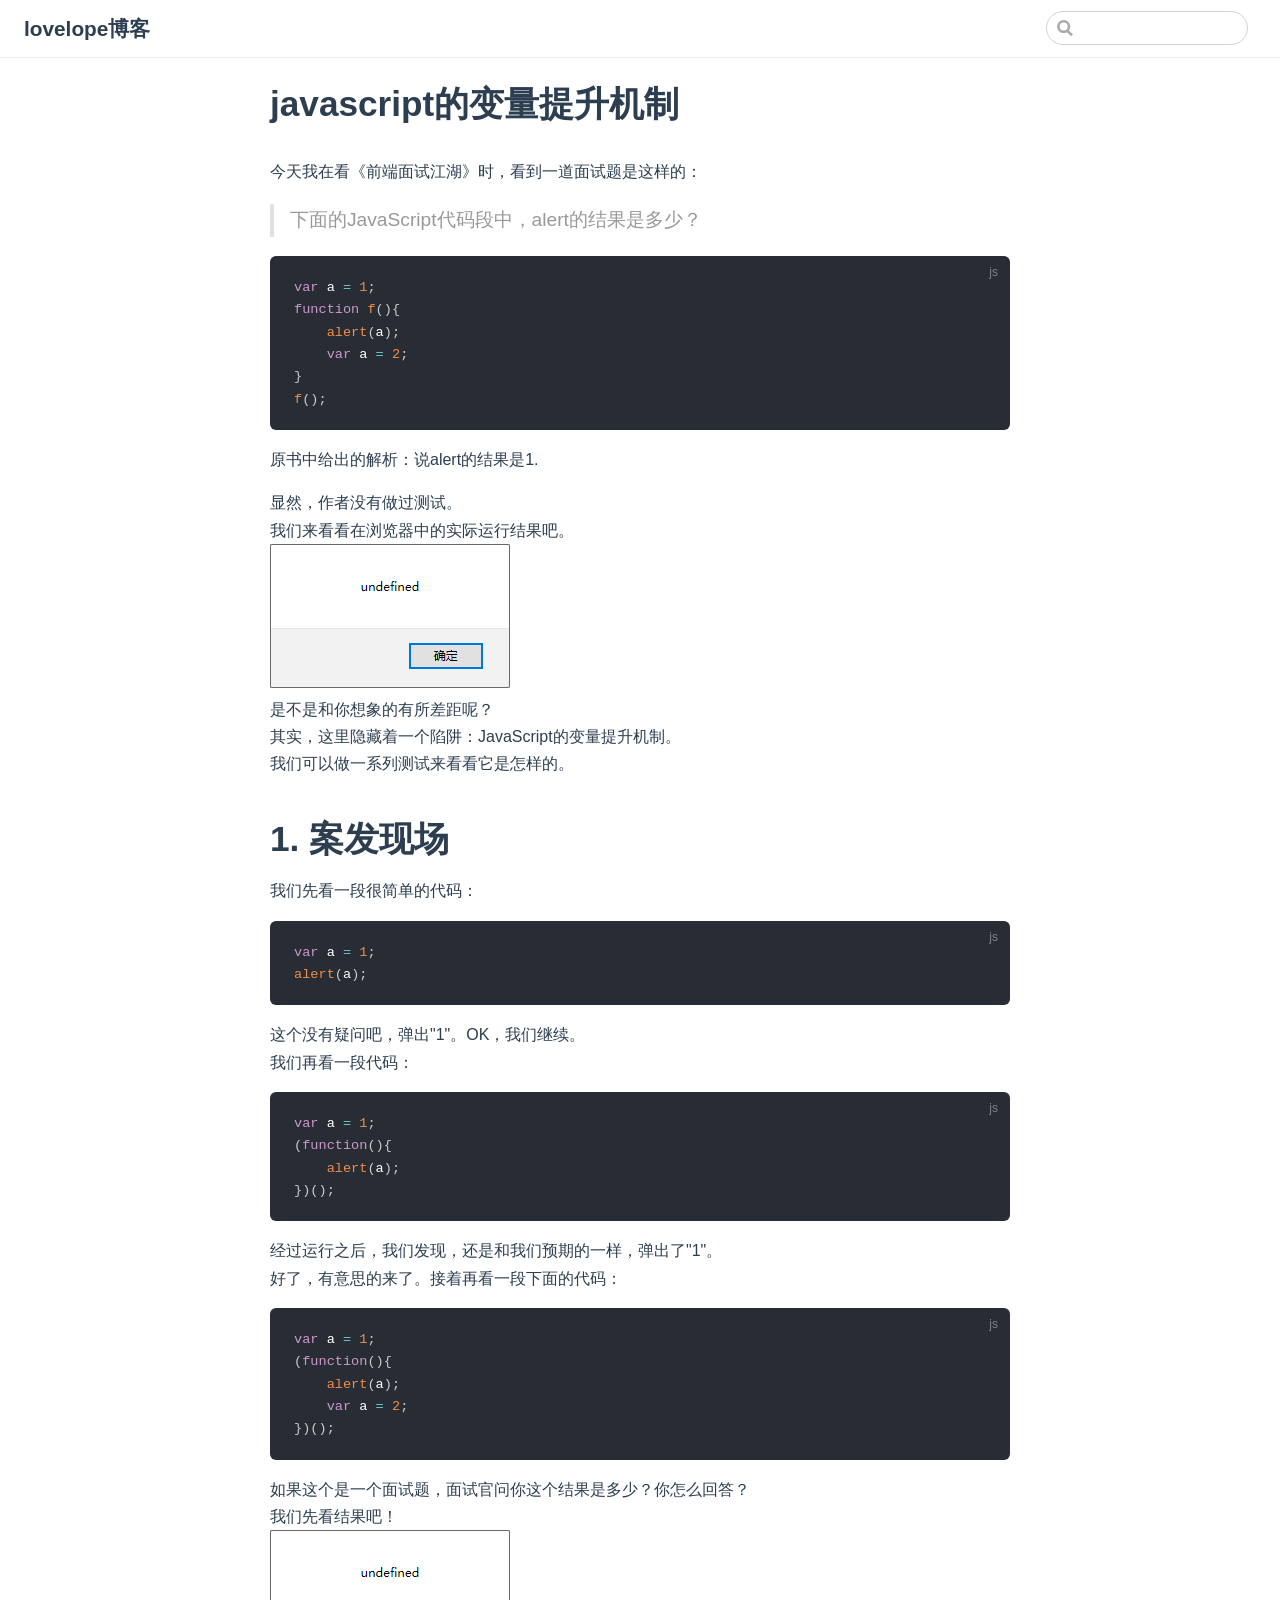
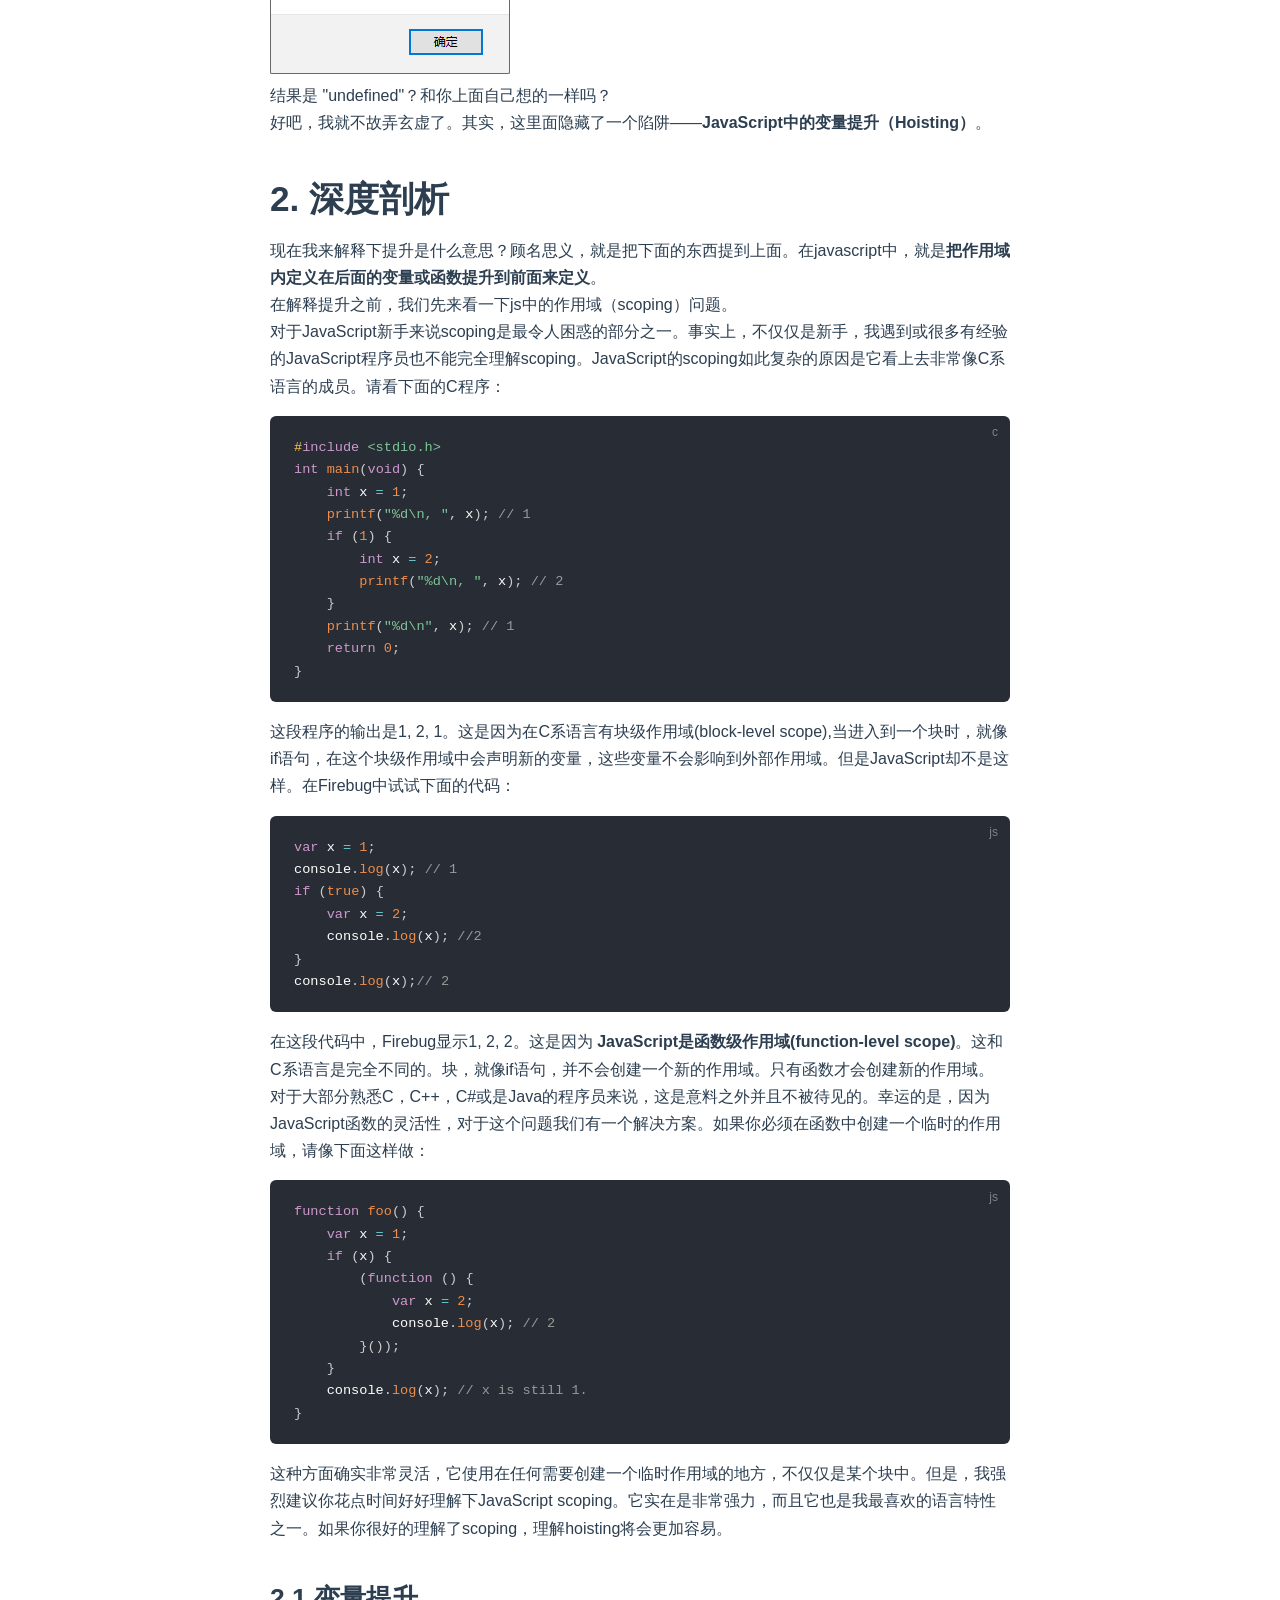
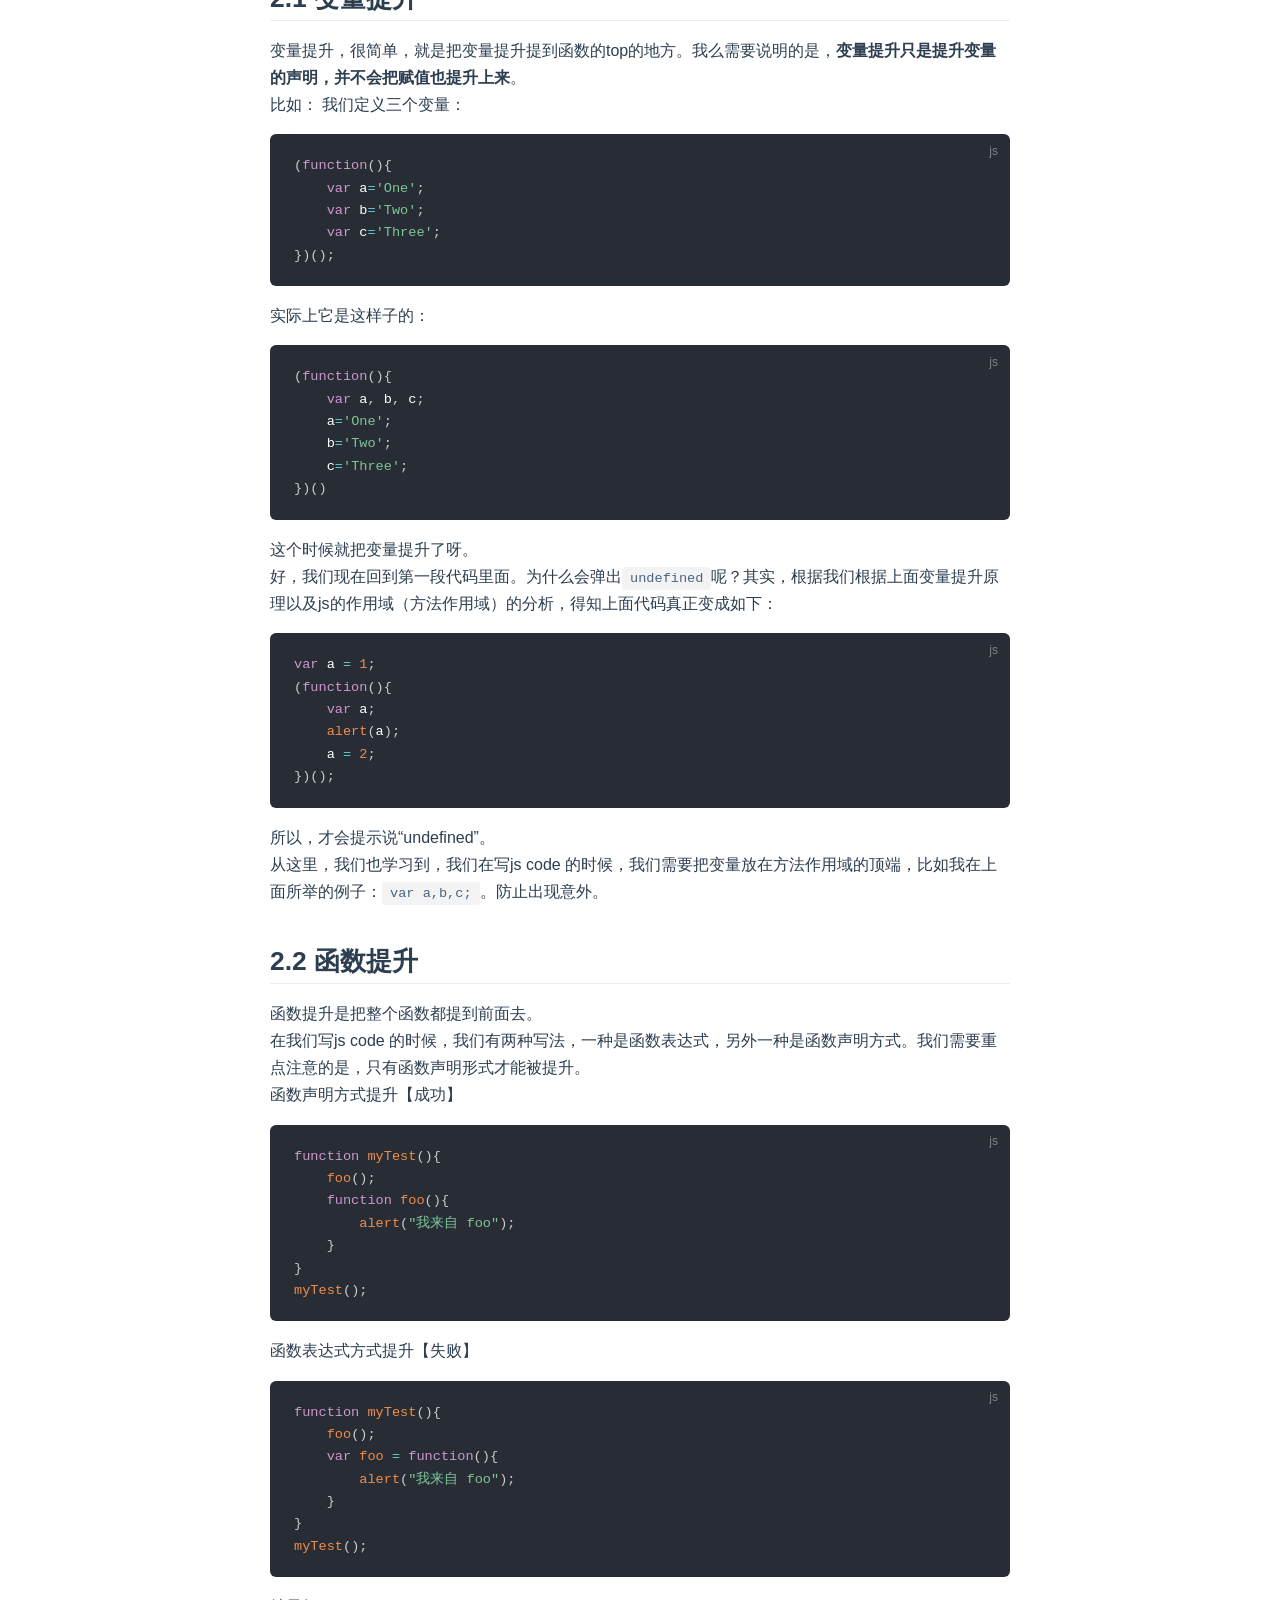
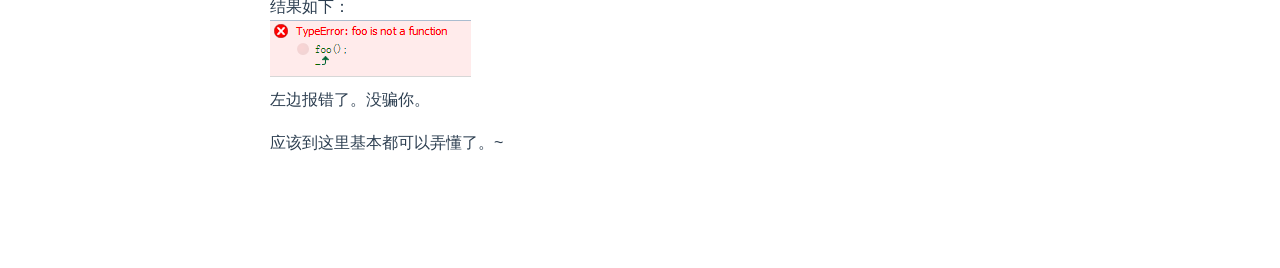
<file: article/javascript的变量提升机制.html>
<!DOCTYPE html>
<html lang="en-US">
  <head>
    <meta charset="utf-8">
    <meta name="viewport" content="width=device-width,initial-scale=1">
    <title>javascript的变量提升机制 | lovelope博客</title>
    <meta name="description" content="种下一棵树的最佳时间不是十年前，而是现在。">
    
    
    <link rel="preload" href="/assets/css/0.styles.83d3ab16.css" as="style"><link rel="preload" href="/assets/js/app.5770203f.js" as="script"><link rel="preload" href="/assets/js/14.e1387c03.js" as="script"><link rel="prefetch" href="/assets/js/3.aff9079f.js"><link rel="prefetch" href="/assets/js/2.673272d7.js"><link rel="prefetch" href="/assets/js/4.a1bc754e.js"><link rel="prefetch" href="/assets/js/5.26cd1ccd.js"><link rel="prefetch" href="/assets/js/6.0af27563.js"><link rel="prefetch" href="/assets/js/7.a5fea5a1.js"><link rel="prefetch" href="/assets/js/8.cd6f4ee1.js"><link rel="prefetch" href="/assets/js/9.0bd568a0.js"><link rel="prefetch" href="/assets/js/10.368d8957.js"><link rel="prefetch" href="/assets/js/11.9f1e6fae.js"><link rel="prefetch" href="/assets/js/12.b8efd0be.js"><link rel="prefetch" href="/assets/js/13.624745ce.js"><link rel="prefetch" href="/assets/js/15.76fa5cc0.js"><link rel="prefetch" href="/assets/js/16.bcf7569f.js"><link rel="prefetch" href="/assets/js/17.51e61b79.js">
    <link rel="stylesheet" href="/assets/css/0.styles.83d3ab16.css">
  </head>
  <body>
    <div id="app" data-server-rendered="true"><div class="theme-container no-sidebar"><header class="navbar"><div class="sidebar-button"><svg xmlns="http://www.w3.org/2000/svg" aria-hidden="true" role="img" viewBox="0 0 448 512" class="icon"><path fill="currentColor" d="M436 124H12c-6.627 0-12-5.373-12-12V80c0-6.627 5.373-12 12-12h424c6.627 0 12 5.373 12 12v32c0 6.627-5.373 12-12 12zm0 160H12c-6.627 0-12-5.373-12-12v-32c0-6.627 5.373-12 12-12h424c6.627 0 12 5.373 12 12v32c0 6.627-5.373 12-12 12zm0 160H12c-6.627 0-12-5.373-12-12v-32c0-6.627 5.373-12 12-12h424c6.627 0 12 5.373 12 12v32c0 6.627-5.373 12-12 12z"></path></svg></div> <a href="/" class="home-link router-link-active"><!----> <span class="site-name">lovelope博客</span></a> <div class="links"><div class="search-box"><input aria-label="Search" autocomplete="off" spellcheck="false" value=""> <!----></div> <!----></div></header> <div class="sidebar-mask"></div> <div class="sidebar"><!---->  <!----> </div> <div class="page"> <div class="content"><h1 id="javascript的变量提升机制"><a href="#javascript的变量提升机制" aria-hidden="true" class="header-anchor">#</a> javascript的变量提升机制</h1> <p>今天我在看《前端面试江湖》时，看到一道面试题是这样的：</p> <blockquote><p>下面的JavaScript代码段中，alert的结果是多少？</p></blockquote> <div class="language-javascript extra-class"><pre class="language-javascript"><code><span class="token keyword">var</span> a <span class="token operator">=</span> <span class="token number">1</span><span class="token punctuation">;</span>
<span class="token keyword">function</span> <span class="token function">f</span><span class="token punctuation">(</span><span class="token punctuation">)</span><span class="token punctuation">{</span>
    <span class="token function">alert</span><span class="token punctuation">(</span>a<span class="token punctuation">)</span><span class="token punctuation">;</span>
    <span class="token keyword">var</span> a <span class="token operator">=</span> <span class="token number">2</span><span class="token punctuation">;</span>
<span class="token punctuation">}</span>
<span class="token function">f</span><span class="token punctuation">(</span><span class="token punctuation">)</span><span class="token punctuation">;</span>
</code></pre></div><p>原书中给出的解析：说alert的结果是1.</p> <p>显然，作者没有做过测试。<br>
我们来看看在浏览器中的实际运行结果吧。<br> <img src="[data-uri]" alt="实际运行时结果为"undefined""><br>
是不是和你想象的有所差距呢？<br>
其实，这里隐藏着一个陷阱：JavaScript的变量提升机制。<br>
我们可以做一系列测试来看看它是怎样的。</p> <h1 id="_1-案发现场"><a href="#_1-案发现场" aria-hidden="true" class="header-anchor">#</a> 1. 案发现场</h1> <p>我们先看一段很简单的代码：</p> <div class="language-javascript extra-class"><pre class="language-javascript"><code><span class="token keyword">var</span> a <span class="token operator">=</span> <span class="token number">1</span><span class="token punctuation">;</span>
<span class="token function">alert</span><span class="token punctuation">(</span>a<span class="token punctuation">)</span><span class="token punctuation">;</span>
</code></pre></div><p>这个没有疑问吧，弹出&quot;1&quot;。OK，我们继续。<br>
我们再看一段代码：</p> <div class="language-javascript extra-class"><pre class="language-javascript"><code><span class="token keyword">var</span> a <span class="token operator">=</span> <span class="token number">1</span><span class="token punctuation">;</span>
<span class="token punctuation">(</span><span class="token keyword">function</span><span class="token punctuation">(</span><span class="token punctuation">)</span><span class="token punctuation">{</span>
    <span class="token function">alert</span><span class="token punctuation">(</span>a<span class="token punctuation">)</span><span class="token punctuation">;</span>
<span class="token punctuation">}</span><span class="token punctuation">)</span><span class="token punctuation">(</span><span class="token punctuation">)</span><span class="token punctuation">;</span>
</code></pre></div><p>经过运行之后，我们发现，还是和我们预期的一样，弹出了&quot;1&quot;。<br>
好了，有意思的来了。接着再看一段下面的代码：</p> <div class="language-javascript extra-class"><pre class="language-javascript"><code><span class="token keyword">var</span> a <span class="token operator">=</span> <span class="token number">1</span><span class="token punctuation">;</span>
<span class="token punctuation">(</span><span class="token keyword">function</span><span class="token punctuation">(</span><span class="token punctuation">)</span><span class="token punctuation">{</span>
    <span class="token function">alert</span><span class="token punctuation">(</span>a<span class="token punctuation">)</span><span class="token punctuation">;</span>
    <span class="token keyword">var</span> a <span class="token operator">=</span> <span class="token number">2</span><span class="token punctuation">;</span>
<span class="token punctuation">}</span><span class="token punctuation">)</span><span class="token punctuation">(</span><span class="token punctuation">)</span><span class="token punctuation">;</span>
</code></pre></div><p>如果这个是一个面试题，面试官问你这个结果是多少？你怎么回答？<br>
我们先看结果吧！<br> <img src="[data-uri]" alt="实际运行时结果为"undefined""><br>
结果是 &quot;undefined&quot;？和你上面自己想的一样吗？<br>
好吧，我就不故弄玄虚了。其实，这里面隐藏了一个陷阱——<strong>JavaScript中的变量提升（Hoisting）</strong>。</p> <h1 id="_2-深度剖析"><a href="#_2-深度剖析" aria-hidden="true" class="header-anchor">#</a> 2. 深度剖析</h1> <p>现在我来解释下提升是什么意思？顾名思义，就是把下面的东西提到上面。在javascript中，就是<strong>把作用域内定义在后面的变量或函数提升到前面来定义</strong>。<br>
在解释提升之前，我们先来看一下js中的作用域（scoping）问题。<br>
对于JavaScript新手来说scoping是最令人困惑的部分之一。事实上，不仅仅是新手，我遇到或很多有经验的JavaScript程序员也不能完全理解scoping。JavaScript的scoping如此复杂的原因是它看上去非常像C系语言的成员。请看下面的C程序：</p> <div class="language-c extra-class"><pre class="language-c"><code><span class="token macro property">#<span class="token directive keyword">include</span> <span class="token string">&lt;stdio.h&gt;</span></span>
<span class="token keyword">int</span> <span class="token function">main</span><span class="token punctuation">(</span><span class="token keyword">void</span><span class="token punctuation">)</span> <span class="token punctuation">{</span>
    <span class="token keyword">int</span> x <span class="token operator">=</span> <span class="token number">1</span><span class="token punctuation">;</span>
    <span class="token function">printf</span><span class="token punctuation">(</span><span class="token string">&quot;%d\n, &quot;</span><span class="token punctuation">,</span> x<span class="token punctuation">)</span><span class="token punctuation">;</span> <span class="token comment">// 1</span>
    <span class="token keyword">if</span> <span class="token punctuation">(</span><span class="token number">1</span><span class="token punctuation">)</span> <span class="token punctuation">{</span>
        <span class="token keyword">int</span> x <span class="token operator">=</span> <span class="token number">2</span><span class="token punctuation">;</span>
        <span class="token function">printf</span><span class="token punctuation">(</span><span class="token string">&quot;%d\n, &quot;</span><span class="token punctuation">,</span> x<span class="token punctuation">)</span><span class="token punctuation">;</span> <span class="token comment">// 2</span>
    <span class="token punctuation">}</span>
    <span class="token function">printf</span><span class="token punctuation">(</span><span class="token string">&quot;%d\n&quot;</span><span class="token punctuation">,</span> x<span class="token punctuation">)</span><span class="token punctuation">;</span> <span class="token comment">// 1</span>
    <span class="token keyword">return</span> <span class="token number">0</span><span class="token punctuation">;</span>
<span class="token punctuation">}</span>
</code></pre></div><p>这段程序的输出是1, 2, 1。这是因为在C系语言有块级作用域(block-level scope),当进入到一个块时，就像if语句，在这个块级作用域中会声明新的变量，这些变量不会影响到外部作用域。但是JavaScript却不是这样。在Firebug中试试下面的代码：</p> <div class="language-javascript extra-class"><pre class="language-javascript"><code><span class="token keyword">var</span> x <span class="token operator">=</span> <span class="token number">1</span><span class="token punctuation">;</span>
console<span class="token punctuation">.</span><span class="token function">log</span><span class="token punctuation">(</span>x<span class="token punctuation">)</span><span class="token punctuation">;</span> <span class="token comment">// 1</span>
<span class="token keyword">if</span> <span class="token punctuation">(</span><span class="token boolean">true</span><span class="token punctuation">)</span> <span class="token punctuation">{</span>
    <span class="token keyword">var</span> x <span class="token operator">=</span> <span class="token number">2</span><span class="token punctuation">;</span>
    console<span class="token punctuation">.</span><span class="token function">log</span><span class="token punctuation">(</span>x<span class="token punctuation">)</span><span class="token punctuation">;</span> <span class="token comment">//2</span>
<span class="token punctuation">}</span>
console<span class="token punctuation">.</span><span class="token function">log</span><span class="token punctuation">(</span>x<span class="token punctuation">)</span><span class="token punctuation">;</span><span class="token comment">// 2</span>
</code></pre></div><p>在这段代码中，Firebug显示1, 2, 2。这是因为 <strong>JavaScript是函数级作用域(function-level scope)</strong>。这和C系语言是完全不同的。块，就像if语句，并不会创建一个新的作用域。只有函数才会创建新的作用域。<br>
对于大部分熟悉C，C++，C#或是Java的程序员来说，这是意料之外并且不被待见的。幸运的是，因为JavaScript函数的灵活性，对于这个问题我们有一个解决方案。如果你必须在函数中创建一个临时的作用域，请像下面这样做：</p> <div class="language-javascript extra-class"><pre class="language-javascript"><code><span class="token keyword">function</span> <span class="token function">foo</span><span class="token punctuation">(</span><span class="token punctuation">)</span> <span class="token punctuation">{</span>
    <span class="token keyword">var</span> x <span class="token operator">=</span> <span class="token number">1</span><span class="token punctuation">;</span>
    <span class="token keyword">if</span> <span class="token punctuation">(</span>x<span class="token punctuation">)</span> <span class="token punctuation">{</span>
        <span class="token punctuation">(</span><span class="token keyword">function</span> <span class="token punctuation">(</span><span class="token punctuation">)</span> <span class="token punctuation">{</span>
            <span class="token keyword">var</span> x <span class="token operator">=</span> <span class="token number">2</span><span class="token punctuation">;</span>
            console<span class="token punctuation">.</span><span class="token function">log</span><span class="token punctuation">(</span>x<span class="token punctuation">)</span><span class="token punctuation">;</span> <span class="token comment">// 2</span>
        <span class="token punctuation">}</span><span class="token punctuation">(</span><span class="token punctuation">)</span><span class="token punctuation">)</span><span class="token punctuation">;</span>
    <span class="token punctuation">}</span>       
    console<span class="token punctuation">.</span><span class="token function">log</span><span class="token punctuation">(</span>x<span class="token punctuation">)</span><span class="token punctuation">;</span> <span class="token comment">// x is still 1.</span>
<span class="token punctuation">}</span>
</code></pre></div><p>这种方面确实非常灵活，它使用在任何需要创建一个临时作用域的地方，不仅仅是某个块中。但是，我强烈建议你花点时间好好理解下JavaScript scoping。它实在是非常强力，而且它也是我最喜欢的语言特性之一。如果你很好的理解了scoping，理解hoisting将会更加容易。</p> <h2 id="_2-1-变量提升"><a href="#_2-1-变量提升" aria-hidden="true" class="header-anchor">#</a> 2.1 变量提升</h2> <p>变量提升，很简单，就是把变量提升提到函数的top的地方。我么需要说明的是，<strong>变量提升只是提升变量的声明，并不会把赋值也提升上来</strong>。<br>
比如：
我们定义三个变量：</p> <div class="language-javascript extra-class"><pre class="language-javascript"><code><span class="token punctuation">(</span><span class="token keyword">function</span><span class="token punctuation">(</span><span class="token punctuation">)</span><span class="token punctuation">{</span>
    <span class="token keyword">var</span> a<span class="token operator">=</span><span class="token string">'One'</span><span class="token punctuation">;</span>
    <span class="token keyword">var</span> b<span class="token operator">=</span><span class="token string">'Two'</span><span class="token punctuation">;</span>
    <span class="token keyword">var</span> c<span class="token operator">=</span><span class="token string">'Three'</span><span class="token punctuation">;</span>
<span class="token punctuation">}</span><span class="token punctuation">)</span><span class="token punctuation">(</span><span class="token punctuation">)</span><span class="token punctuation">;</span>
</code></pre></div><p>实际上它是这样子的：</p> <div class="language-javascript extra-class"><pre class="language-javascript"><code><span class="token punctuation">(</span><span class="token keyword">function</span><span class="token punctuation">(</span><span class="token punctuation">)</span><span class="token punctuation">{</span>
    <span class="token keyword">var</span> a<span class="token punctuation">,</span> b<span class="token punctuation">,</span> c<span class="token punctuation">;</span>
    a<span class="token operator">=</span><span class="token string">'One'</span><span class="token punctuation">;</span>
    b<span class="token operator">=</span><span class="token string">'Two'</span><span class="token punctuation">;</span>
    c<span class="token operator">=</span><span class="token string">'Three'</span><span class="token punctuation">;</span>
<span class="token punctuation">}</span><span class="token punctuation">)</span><span class="token punctuation">(</span><span class="token punctuation">)</span>
</code></pre></div><p>这个时候就把变量提升了呀。<br>
好，我们现在回到第一段代码里面。为什么会弹出<code>undefined</code>呢？其实，根据我们根据上面变量提升原理以及js的作用域（方法作用域）的分析，得知上面代码真正变成如下：</p> <div class="language-javascript extra-class"><pre class="language-javascript"><code><span class="token keyword">var</span> a <span class="token operator">=</span> <span class="token number">1</span><span class="token punctuation">;</span>
<span class="token punctuation">(</span><span class="token keyword">function</span><span class="token punctuation">(</span><span class="token punctuation">)</span><span class="token punctuation">{</span>
    <span class="token keyword">var</span> a<span class="token punctuation">;</span>
    <span class="token function">alert</span><span class="token punctuation">(</span>a<span class="token punctuation">)</span><span class="token punctuation">;</span>
    a <span class="token operator">=</span> <span class="token number">2</span><span class="token punctuation">;</span>
<span class="token punctuation">}</span><span class="token punctuation">)</span><span class="token punctuation">(</span><span class="token punctuation">)</span><span class="token punctuation">;</span>
</code></pre></div><p>所以，才会提示说“undefined”。<br>
从这里，我们也学习到，我们在写js code 的时候，我们需要把变量放在方法作用域的顶端，比如我在上面所举的例子：<code>var a,b,c;</code>。防止出现意外。</p> <h2 id="_2-2-函数提升"><a href="#_2-2-函数提升" aria-hidden="true" class="header-anchor">#</a> 2.2 函数提升</h2> <p>函数提升是把整个函数都提到前面去。<br>
在我们写js code 的时候，我们有两种写法，一种是函数表达式，另外一种是函数声明方式。我们需要重点注意的是，只有函数声明形式才能被提升。<br>
函数声明方式提升【成功】</p> <div class="language-javascript extra-class"><pre class="language-javascript"><code><span class="token keyword">function</span> <span class="token function">myTest</span><span class="token punctuation">(</span><span class="token punctuation">)</span><span class="token punctuation">{</span>
    <span class="token function">foo</span><span class="token punctuation">(</span><span class="token punctuation">)</span><span class="token punctuation">;</span>
    <span class="token keyword">function</span> <span class="token function">foo</span><span class="token punctuation">(</span><span class="token punctuation">)</span><span class="token punctuation">{</span>
        <span class="token function">alert</span><span class="token punctuation">(</span><span class="token string">&quot;我来自 foo&quot;</span><span class="token punctuation">)</span><span class="token punctuation">;</span>
    <span class="token punctuation">}</span>
<span class="token punctuation">}</span>
<span class="token function">myTest</span><span class="token punctuation">(</span><span class="token punctuation">)</span><span class="token punctuation">;</span>
</code></pre></div><p>函数表达式方式提升【失败】</p> <div class="language-javascript extra-class"><pre class="language-javascript"><code><span class="token keyword">function</span> <span class="token function">myTest</span><span class="token punctuation">(</span><span class="token punctuation">)</span><span class="token punctuation">{</span>
    <span class="token function">foo</span><span class="token punctuation">(</span><span class="token punctuation">)</span><span class="token punctuation">;</span>
    <span class="token keyword">var</span> <span class="token function-variable function">foo</span> <span class="token operator">=</span> <span class="token keyword">function</span><span class="token punctuation">(</span><span class="token punctuation">)</span><span class="token punctuation">{</span>
        <span class="token function">alert</span><span class="token punctuation">(</span><span class="token string">&quot;我来自 foo&quot;</span><span class="token punctuation">)</span><span class="token punctuation">;</span>
    <span class="token punctuation">}</span>
<span class="token punctuation">}</span>
<span class="token function">myTest</span><span class="token punctuation">(</span><span class="token punctuation">)</span><span class="token punctuation">;</span>
</code></pre></div><p>结果如下：<br> <img src="[data-uri]" alt="出现错误"><br>
左边报错了。没骗你。</p> <p>应该到这里基本都可以弄懂了。~</p></div> <div class="page-edit"><!----> <!----></div> <!----> </div> <!----></div></div>
    <script src="/assets/js/14.e1387c03.js" defer></script><script src="/assets/js/app.5770203f.js" defer></script>
  </body>
</html>
</file>
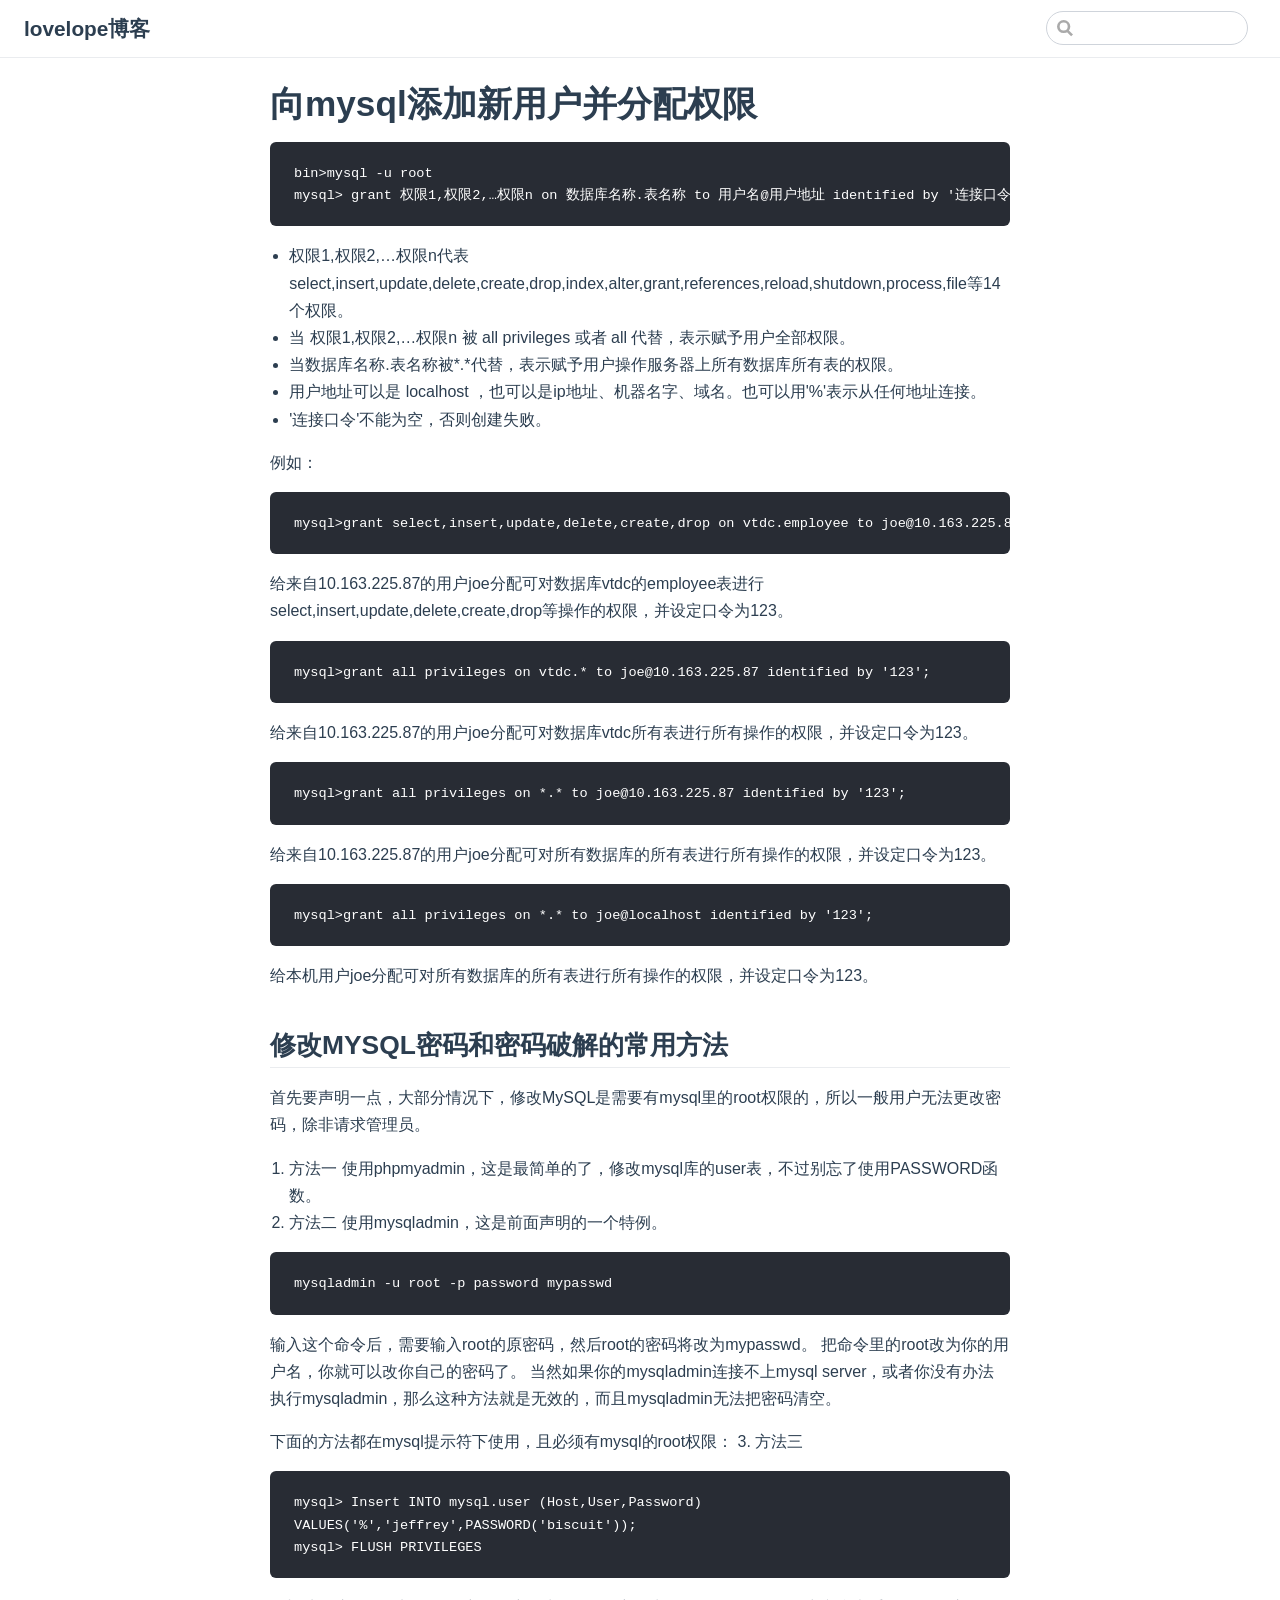
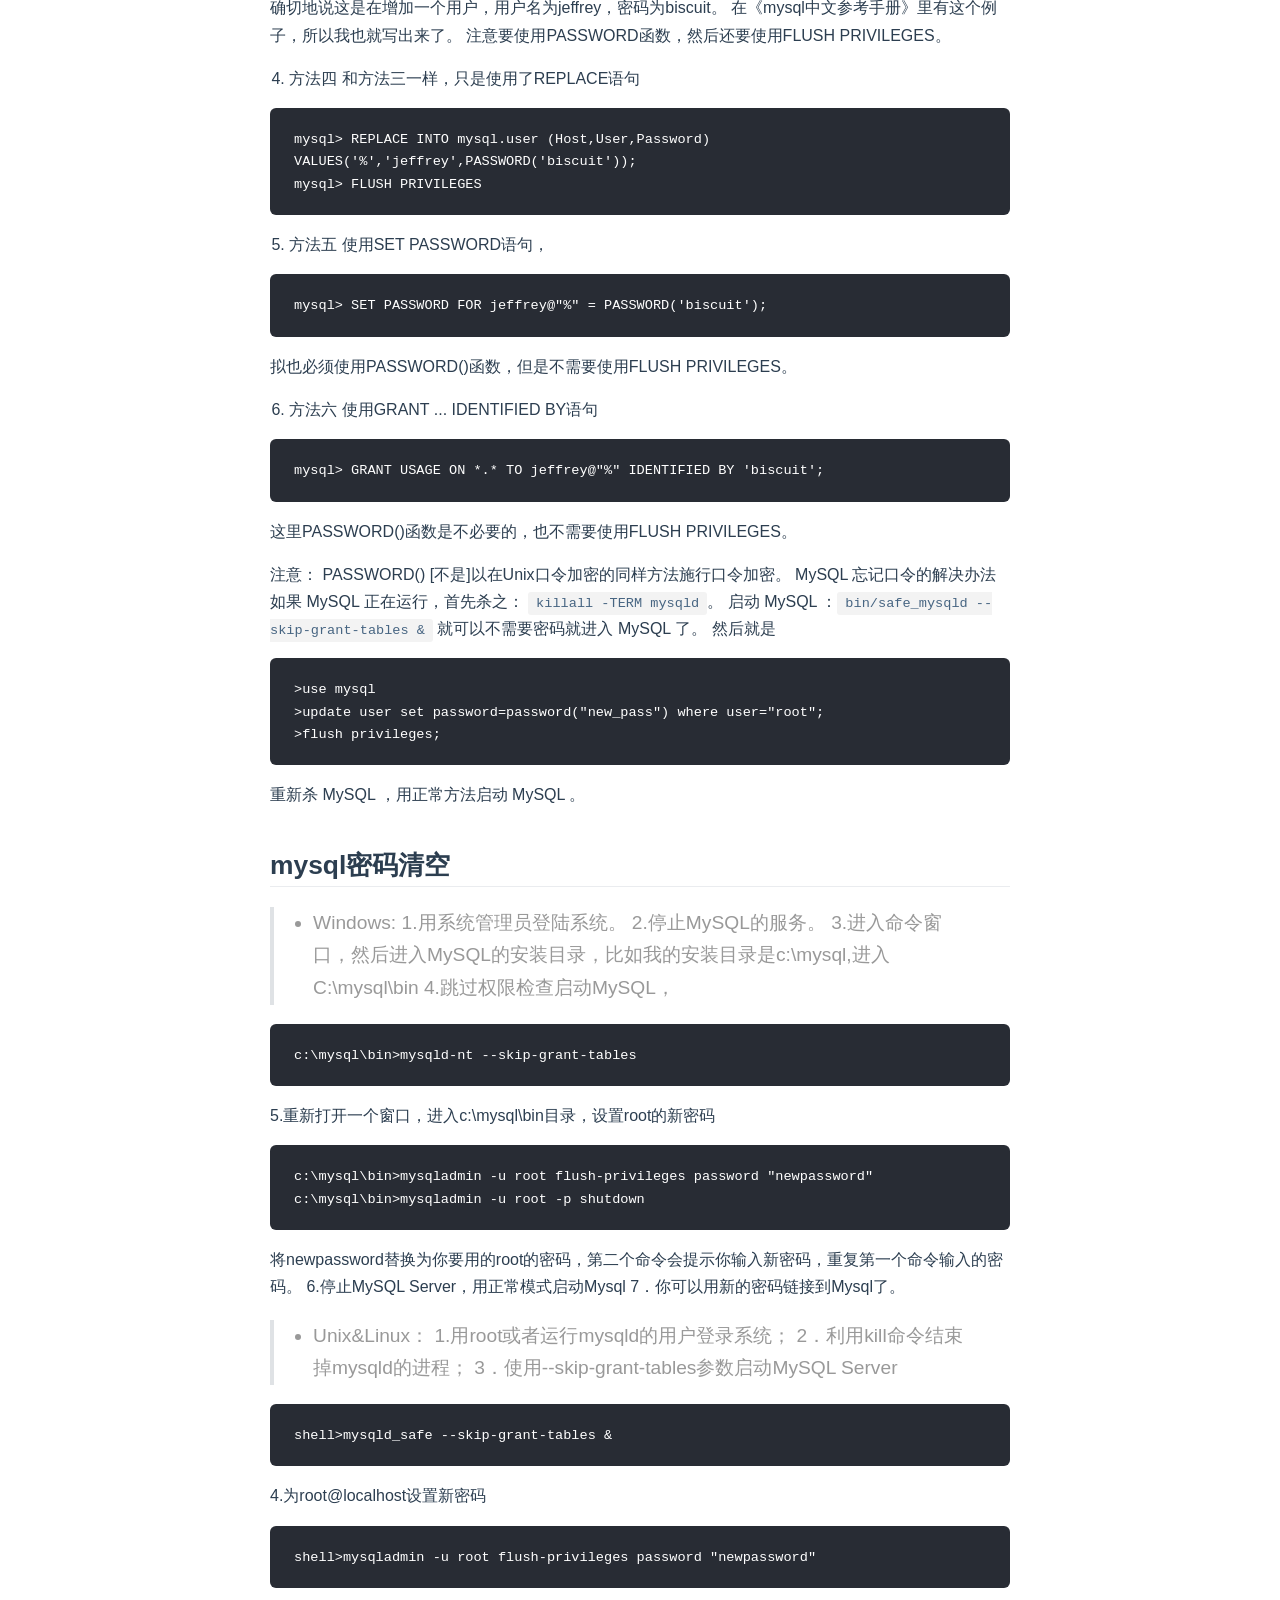
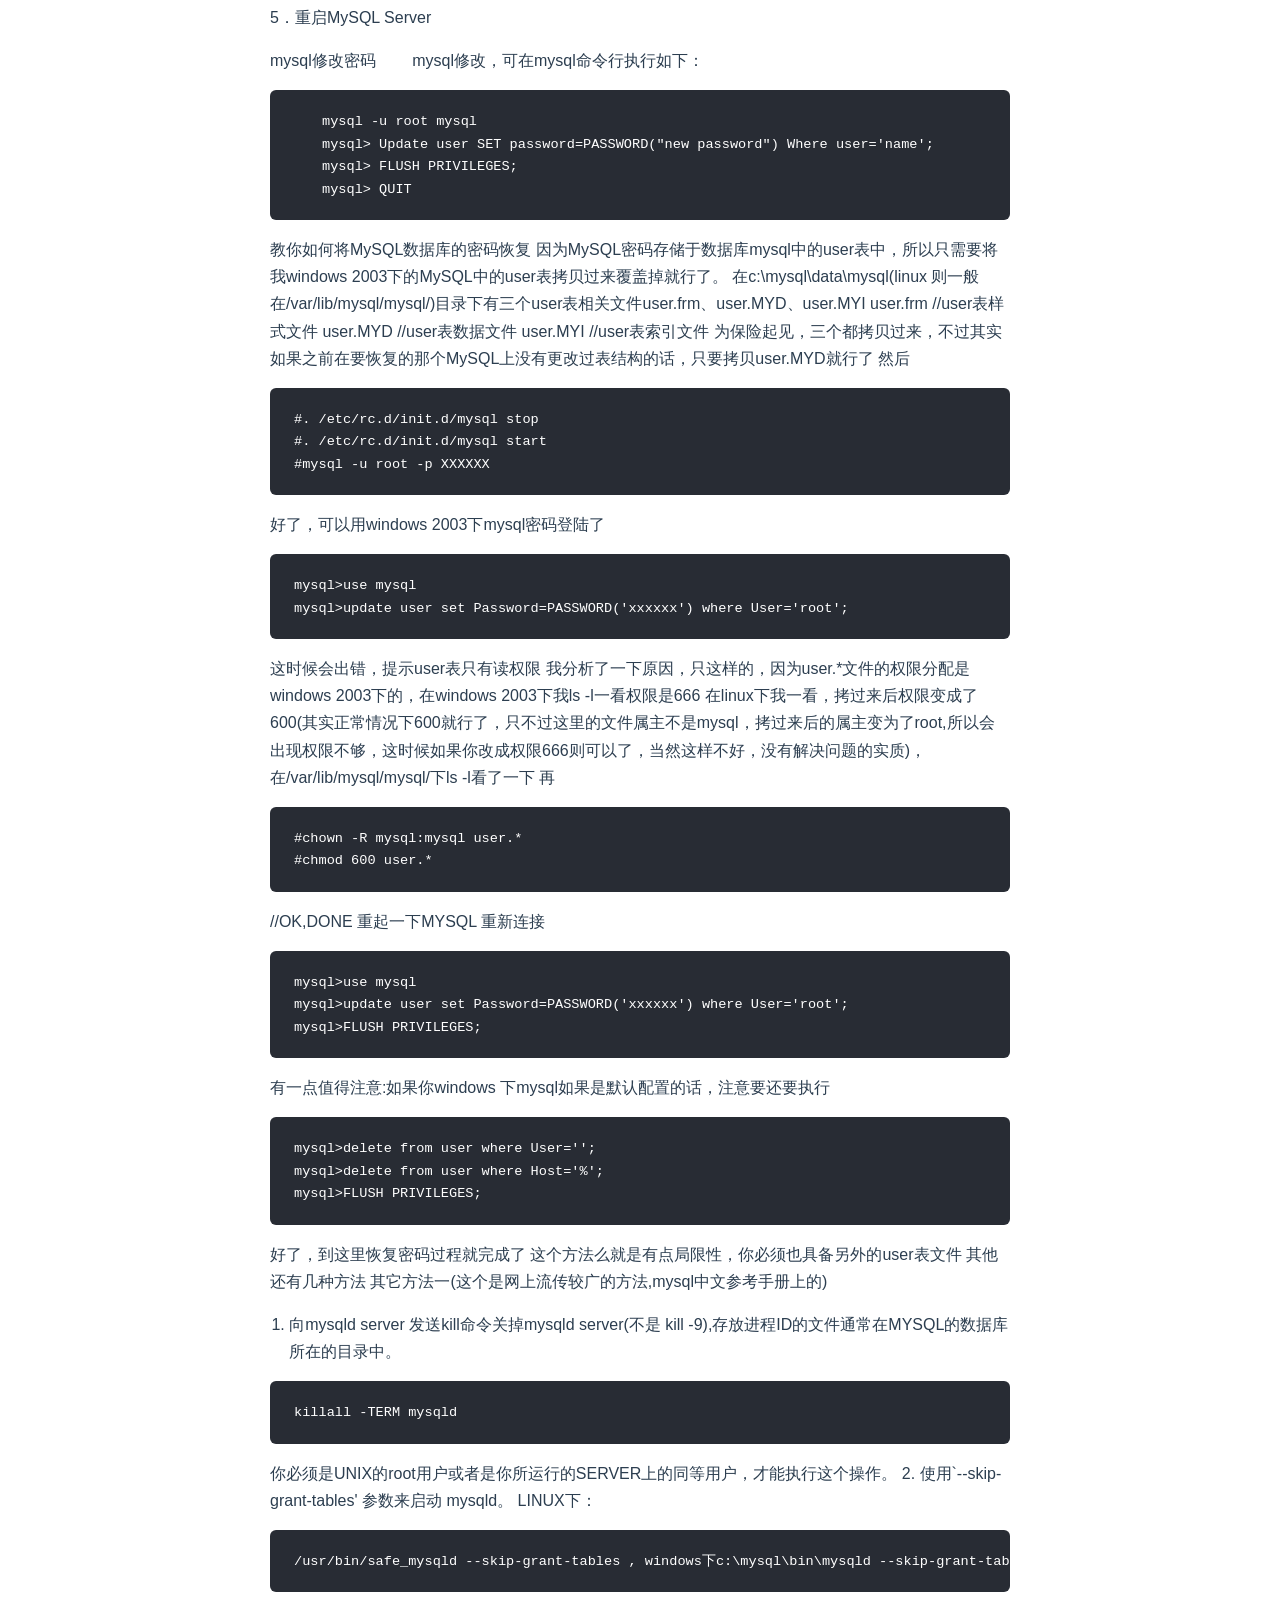
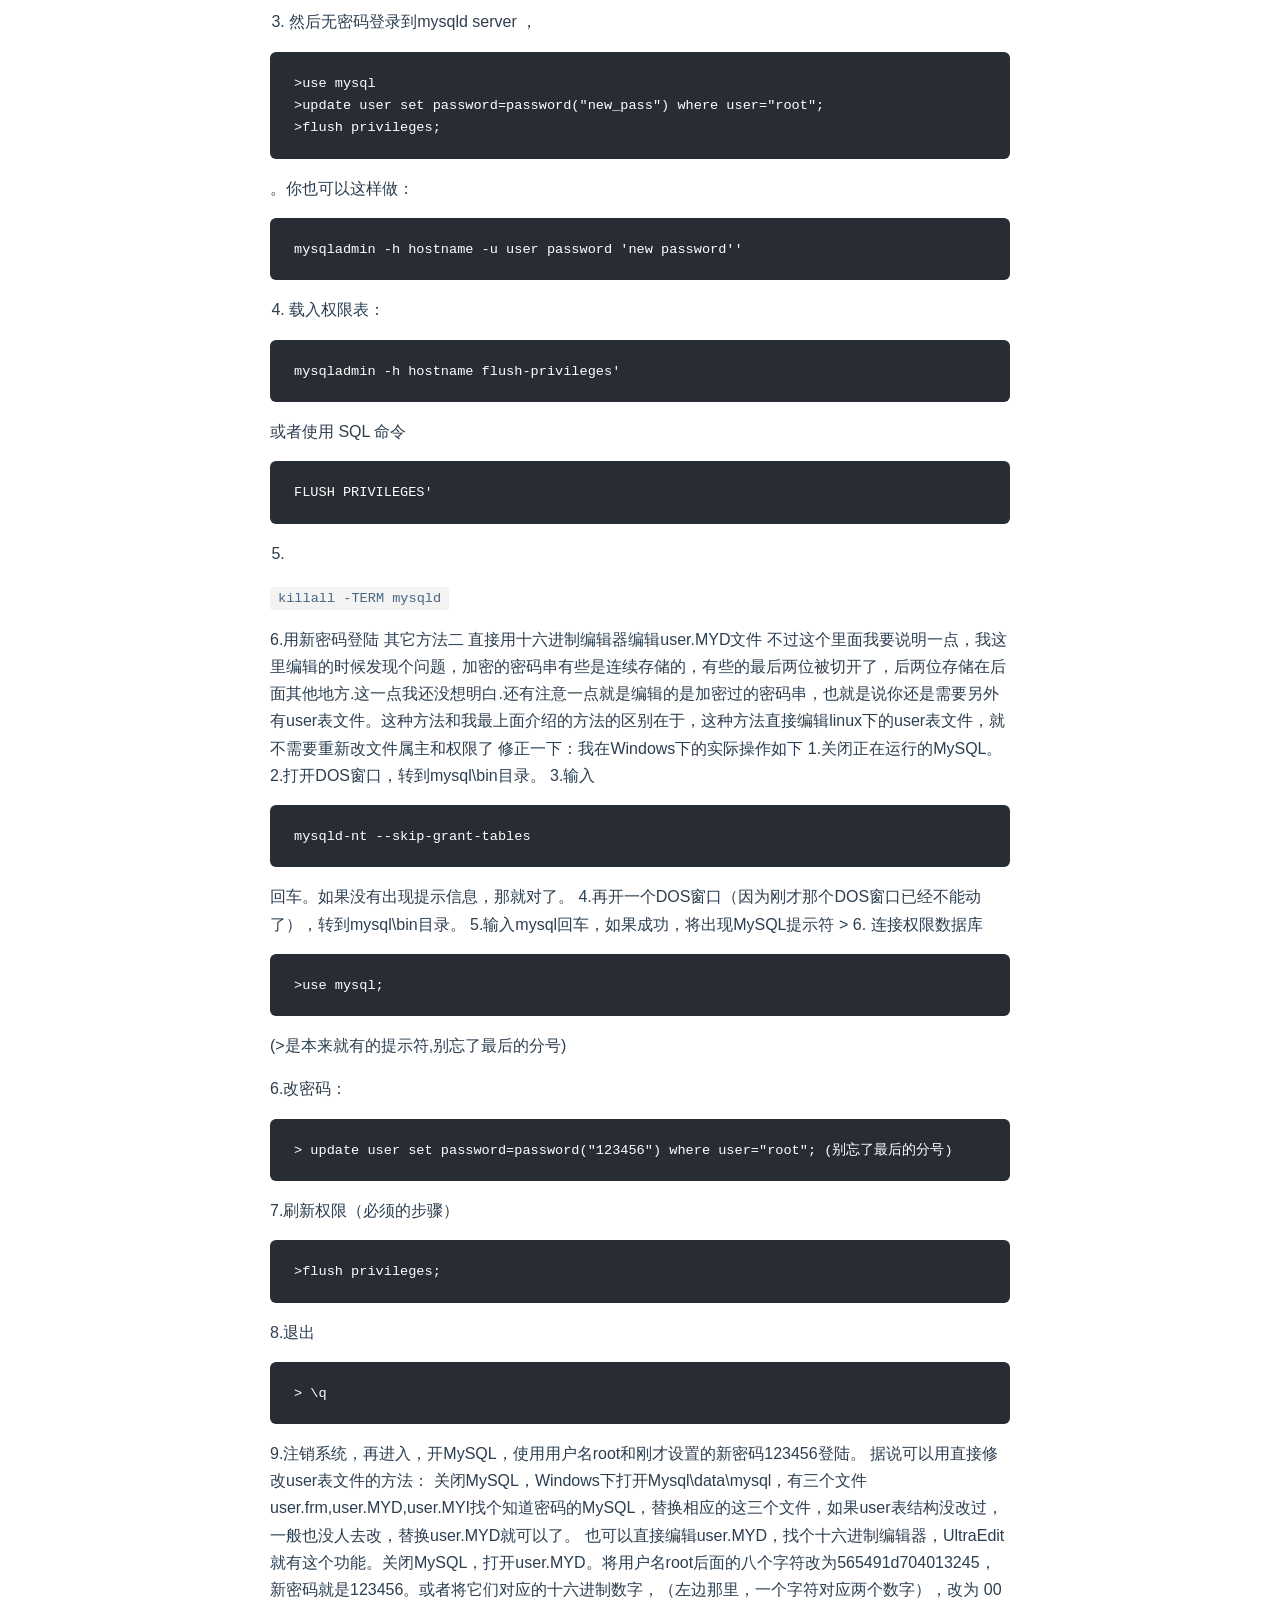
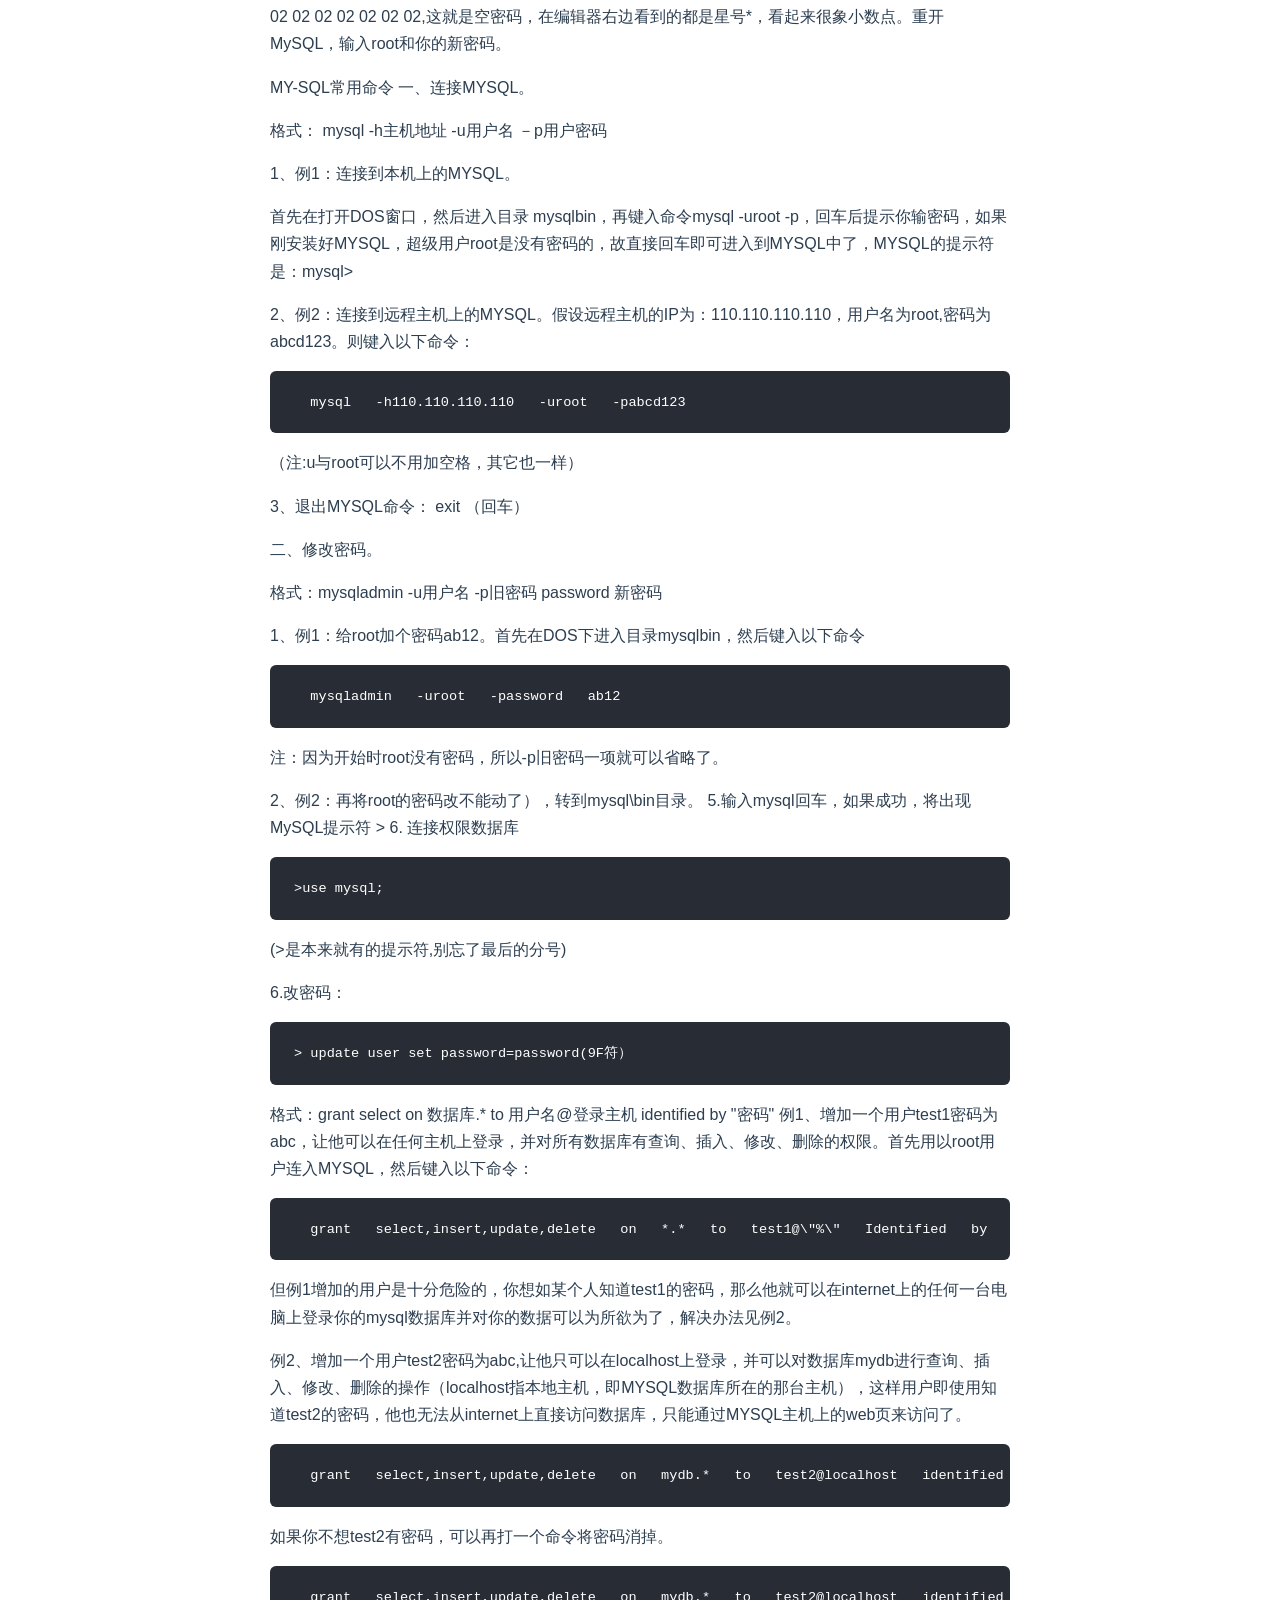
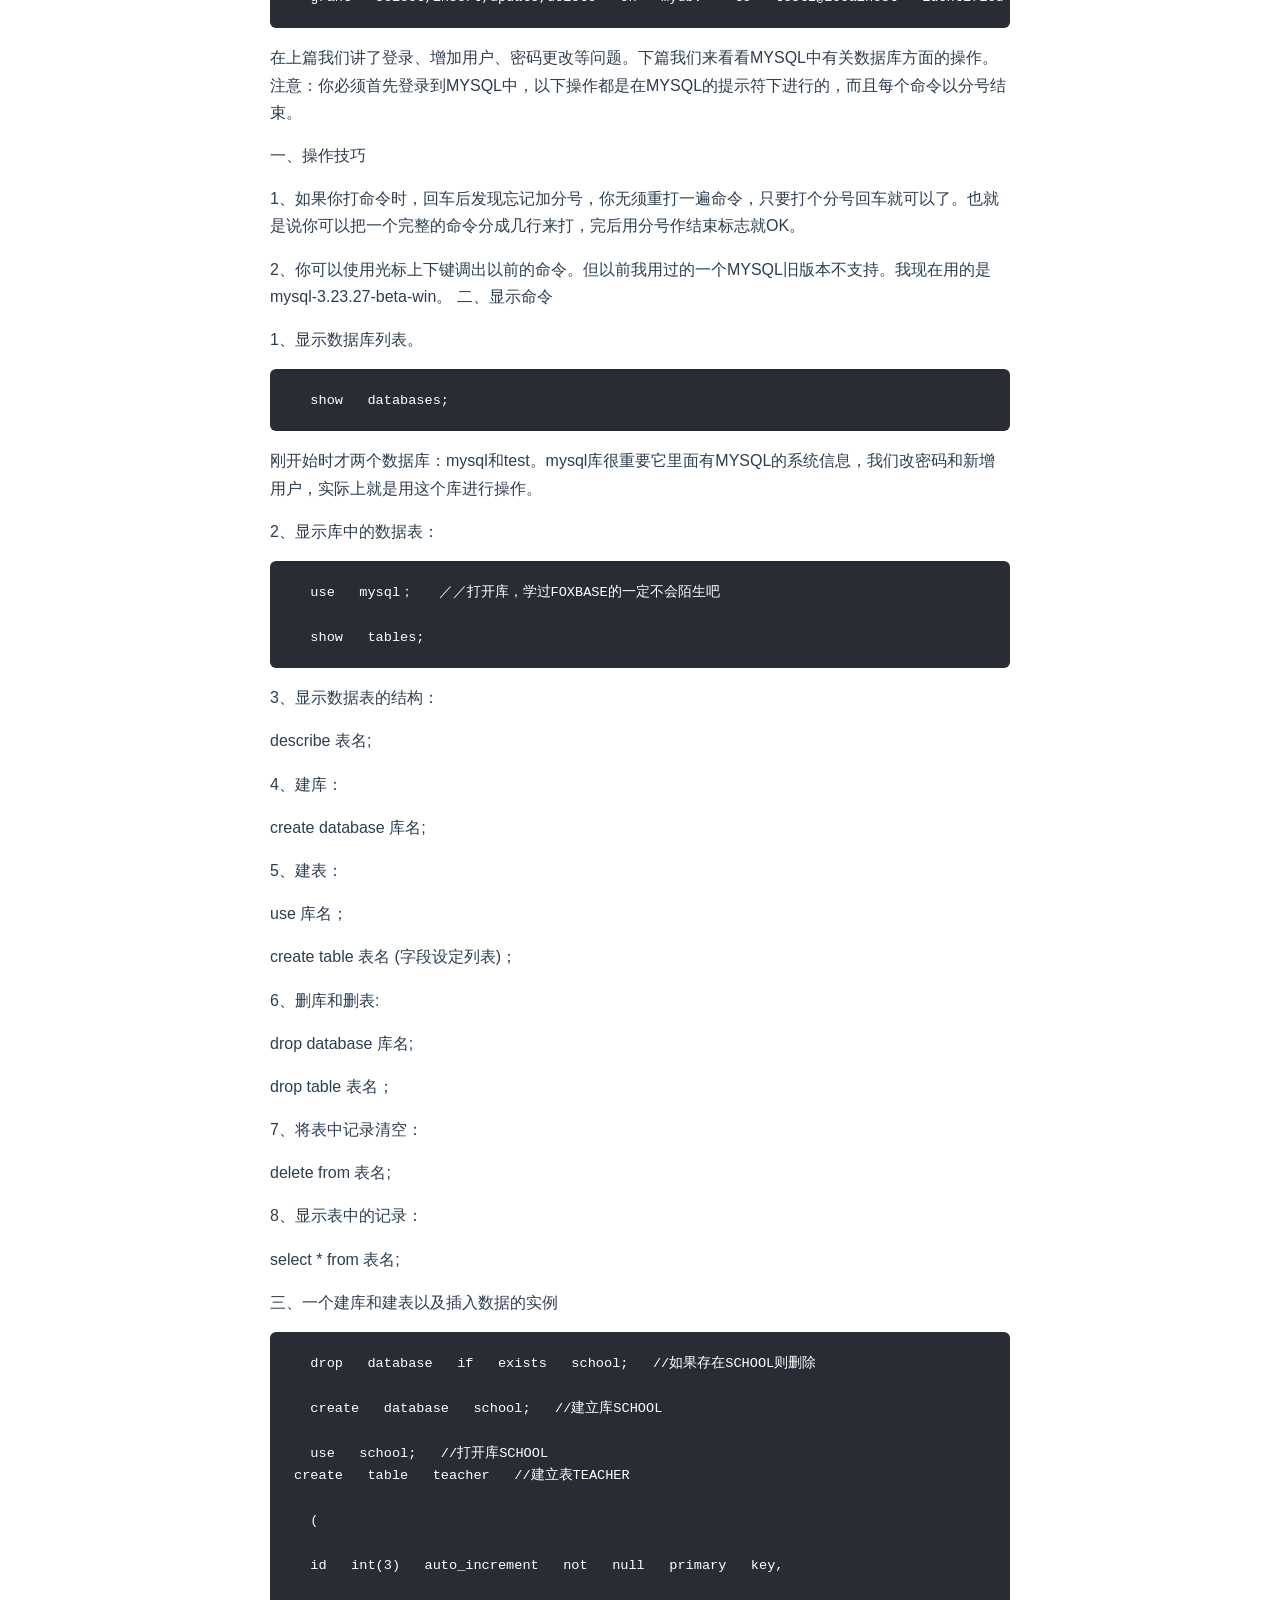
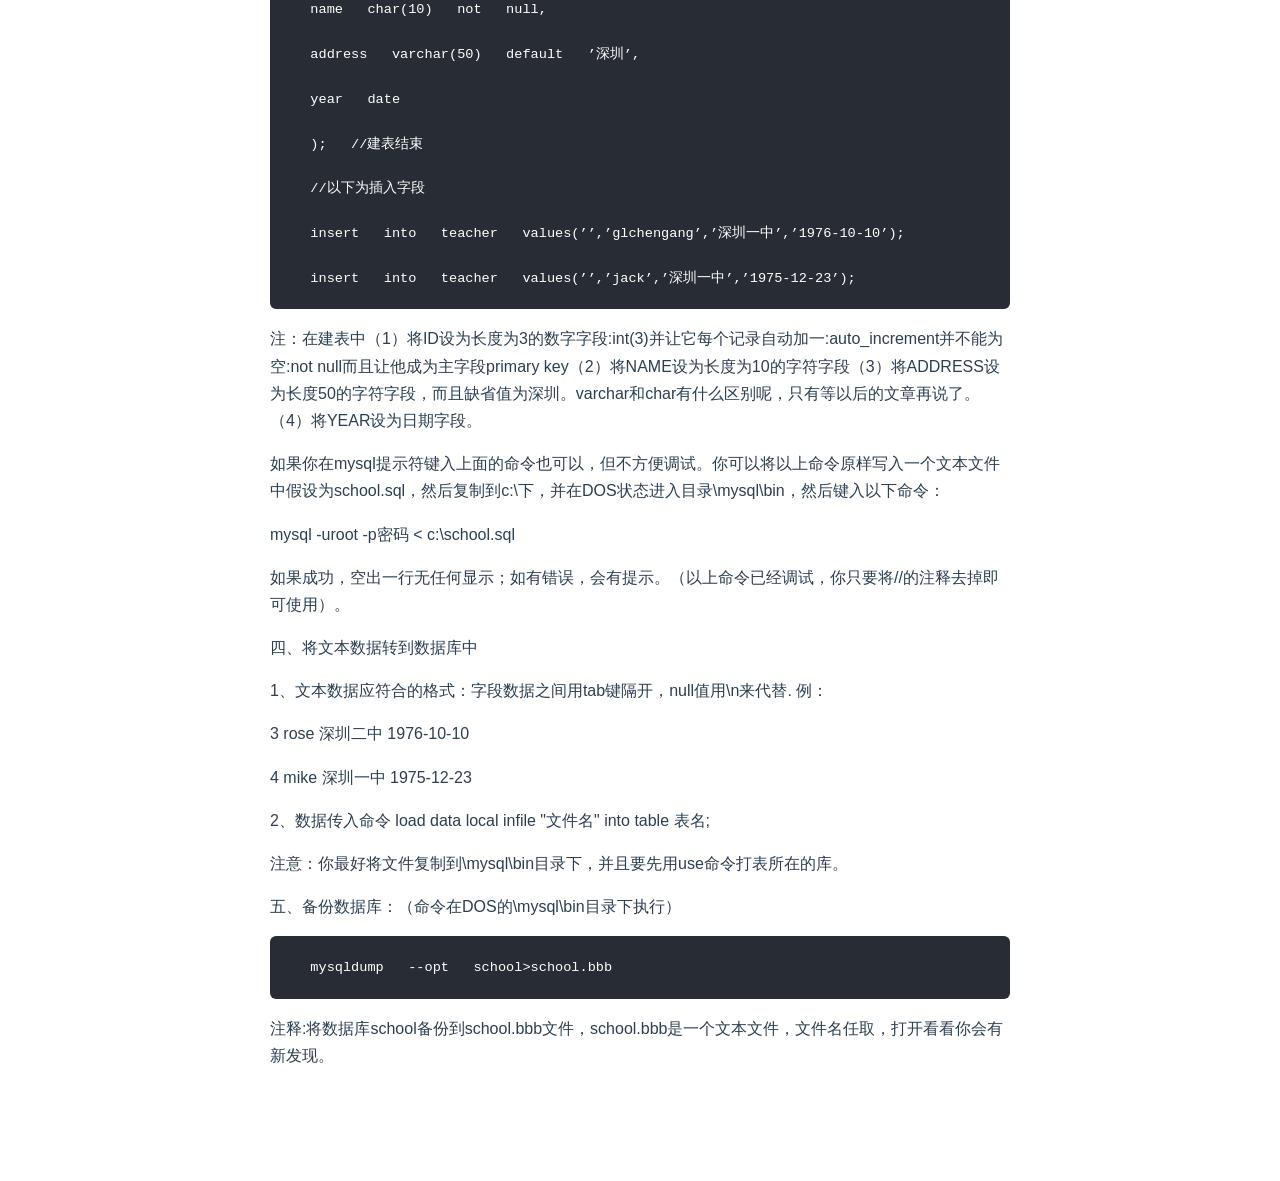
<file: article/MySQL权限设置.html>
<!DOCTYPE html>
<html lang="en-US">
  <head>
    <meta charset="utf-8">
    <meta name="viewport" content="width=device-width,initial-scale=1">
    <title>MySQL权限设置 | lovelope博客</title>
    <meta name="description" content="种下一棵树的最佳时间不是十年前，而是现在。">
    
    
    <link rel="preload" href="/assets/css/0.styles.83d3ab16.css" as="style"><link rel="preload" href="/assets/js/app.5770203f.js" as="script"><link rel="preload" href="/assets/js/10.368d8957.js" as="script"><link rel="prefetch" href="/assets/js/3.aff9079f.js"><link rel="prefetch" href="/assets/js/2.673272d7.js"><link rel="prefetch" href="/assets/js/4.a1bc754e.js"><link rel="prefetch" href="/assets/js/5.26cd1ccd.js"><link rel="prefetch" href="/assets/js/6.0af27563.js"><link rel="prefetch" href="/assets/js/7.a5fea5a1.js"><link rel="prefetch" href="/assets/js/8.cd6f4ee1.js"><link rel="prefetch" href="/assets/js/9.0bd568a0.js"><link rel="prefetch" href="/assets/js/11.9f1e6fae.js"><link rel="prefetch" href="/assets/js/12.b8efd0be.js"><link rel="prefetch" href="/assets/js/13.624745ce.js"><link rel="prefetch" href="/assets/js/14.e1387c03.js"><link rel="prefetch" href="/assets/js/15.76fa5cc0.js"><link rel="prefetch" href="/assets/js/16.bcf7569f.js"><link rel="prefetch" href="/assets/js/17.51e61b79.js">
    <link rel="stylesheet" href="/assets/css/0.styles.83d3ab16.css">
  </head>
  <body>
    <div id="app" data-server-rendered="true"><div class="theme-container no-sidebar"><header class="navbar"><div class="sidebar-button"><svg xmlns="http://www.w3.org/2000/svg" aria-hidden="true" role="img" viewBox="0 0 448 512" class="icon"><path fill="currentColor" d="M436 124H12c-6.627 0-12-5.373-12-12V80c0-6.627 5.373-12 12-12h424c6.627 0 12 5.373 12 12v32c0 6.627-5.373 12-12 12zm0 160H12c-6.627 0-12-5.373-12-12v-32c0-6.627 5.373-12 12-12h424c6.627 0 12 5.373 12 12v32c0 6.627-5.373 12-12 12zm0 160H12c-6.627 0-12-5.373-12-12v-32c0-6.627 5.373-12 12-12h424c6.627 0 12 5.373 12 12v32c0 6.627-5.373 12-12 12z"></path></svg></div> <a href="/" class="home-link router-link-active"><!----> <span class="site-name">lovelope博客</span></a> <div class="links"><div class="search-box"><input aria-label="Search" autocomplete="off" spellcheck="false" value=""> <!----></div> <!----></div></header> <div class="sidebar-mask"></div> <div class="sidebar"><!---->  <!----> </div> <div class="page"> <div class="content"><h1 id="向mysql添加新用户并分配权限"><a href="#向mysql添加新用户并分配权限" aria-hidden="true" class="header-anchor">#</a> 向mysql添加新用户并分配权限</h1> <div class="language- extra-class"><pre class="language-text"><code>bin&gt;mysql -u root
mysql&gt; grant 权限1,权限2,…权限n on 数据库名称.表名称 to 用户名@用户地址 identified by '连接口令';
</code></pre></div><ul><li>权限1,权限2,…权限n代表select,insert,update,delete,create,drop,index,alter,grant,references,reload,shutdown,process,file等14个权限。</li> <li>当 权限1,权限2,…权限n 被 all privileges 或者 all 代替，表示赋予用户全部权限。</li> <li>当数据库名称.表名称被*.*代替，表示赋予用户操作服务器上所有数据库所有表的权限。</li> <li>用户地址可以是 localhost ，也可以是ip地址、机器名字、域名。也可以用'%'表示从任何地址连接。</li> <li>'连接口令'不能为空，否则创建失败。</li></ul> <p>例如：</p> <div class="language- extra-class"><pre class="language-text"><code>mysql&gt;grant select,insert,update,delete,create,drop on vtdc.employee to joe@10.163.225.87 identified by '123';
</code></pre></div><p>给来自10.163.225.87的用户joe分配可对数据库vtdc的employee表进行select,insert,update,delete,create,drop等操作的权限，并设定口令为123。</p> <div class="language- extra-class"><pre class="language-text"><code>mysql&gt;grant all privileges on vtdc.* to joe@10.163.225.87 identified by '123';
</code></pre></div><p>给来自10.163.225.87的用户joe分配可对数据库vtdc所有表进行所有操作的权限，并设定口令为123。</p> <div class="language- extra-class"><pre class="language-text"><code>mysql&gt;grant all privileges on *.* to joe@10.163.225.87 identified by '123';
</code></pre></div><p>给来自10.163.225.87的用户joe分配可对所有数据库的所有表进行所有操作的权限，并设定口令为123。</p> <div class="language- extra-class"><pre class="language-text"><code>mysql&gt;grant all privileges on *.* to joe@localhost identified by '123';
</code></pre></div><p>给本机用户joe分配可对所有数据库的所有表进行所有操作的权限，并设定口令为123。</p> <h2 id="修改mysql密码和密码破解的常用方法"><a href="#修改mysql密码和密码破解的常用方法" aria-hidden="true" class="header-anchor">#</a> 修改MYSQL密码和密码破解的常用方法</h2> <p>首先要声明一点，大部分情况下，修改MySQL是需要有mysql里的root权限的，所以一般用户无法更改密码，除非请求管理员。</p> <ol><li>方法一
使用phpmyadmin，这是最简单的了，修改mysql库的user表，不过别忘了使用PASSWORD函数。</li> <li>方法二
使用mysqladmin，这是前面声明的一个特例。</li></ol> <div class="language- extra-class"><pre class="language-text"><code>mysqladmin -u root -p password mypasswd
</code></pre></div><p>输入这个命令后，需要输入root的原密码，然后root的密码将改为mypasswd。
把命令里的root改为你的用户名，你就可以改你自己的密码了。
当然如果你的mysqladmin连接不上mysql server，或者你没有办法执行mysqladmin，那么这种方法就是无效的，而且mysqladmin无法把密码清空。</p> <p>下面的方法都在mysql提示符下使用，且必须有mysql的root权限：
3. 方法三</p> <div class="language- extra-class"><pre class="language-text"><code>mysql&gt; Insert INTO mysql.user (Host,User,Password)
VALUES('%','jeffrey',PASSWORD('biscuit'));
mysql&gt; FLUSH PRIVILEGES
</code></pre></div><p>确切地说这是在增加一个用户，用户名为jeffrey，密码为biscuit。
在《mysql中文参考手册》里有这个例子，所以我也就写出来了。
注意要使用PASSWORD函数，然后还要使用FLUSH PRIVILEGES。</p> <ol start="4"><li>方法四
和方法三一样，只是使用了REPLACE语句</li></ol> <div class="language- extra-class"><pre class="language-text"><code>mysql&gt; REPLACE INTO mysql.user (Host,User,Password)
VALUES('%','jeffrey',PASSWORD('biscuit'));
mysql&gt; FLUSH PRIVILEGES
</code></pre></div><ol start="5"><li>方法五
使用SET PASSWORD语句，</li></ol> <div class="language- extra-class"><pre class="language-text"><code>mysql&gt; SET PASSWORD FOR jeffrey@&quot;%&quot; = PASSWORD('biscuit');
</code></pre></div><p>拟也必须使用PASSWORD()函数，但是不需要使用FLUSH PRIVILEGES。</p> <ol start="6"><li>方法六
使用GRANT ... IDENTIFIED BY语句</li></ol> <div class="language- extra-class"><pre class="language-text"><code>mysql&gt; GRANT USAGE ON *.* TO jeffrey@&quot;%&quot; IDENTIFIED BY 'biscuit';
</code></pre></div><p>这里PASSWORD()函数是不必要的，也不需要使用FLUSH PRIVILEGES。</p> <p>注意： PASSWORD() [不是]以在Unix口令加密的同样方法施行口令加密。
MySQL 忘记口令的解决办法
如果 MySQL 正在运行，首先杀之： <code>killall -TERM mysqld</code>。
启动 MySQL ：<code>bin/safe_mysqld --skip-grant-tables &amp;</code>
就可以不需要密码就进入 MySQL 了。
然后就是</p> <div class="language- extra-class"><pre class="language-text"><code>&gt;use mysql
&gt;update user set password=password(&quot;new_pass&quot;) where user=&quot;root&quot;;
&gt;flush privileges;
</code></pre></div><p>重新杀 MySQL ，用正常方法启动 MySQL 。</p> <h2 id="mysql密码清空"><a href="#mysql密码清空" aria-hidden="true" class="header-anchor">#</a> mysql密码清空</h2> <blockquote><ul><li>Windows:
1.用系统管理员登陆系统。
2.停止MySQL的服务。
3.进入命令窗口，然后进入MySQL的安装目录，比如我的安装目录是c:\mysql,进入C:\mysql\bin
4.跳过权限检查启动MySQL，</li></ul></blockquote> <div class="language- extra-class"><pre class="language-text"><code>c:\mysql\bin&gt;mysqld-nt --skip-grant-tables
</code></pre></div><p>5.重新打开一个窗口，进入c:\mysql\bin目录，设置root的新密码</p> <div class="language- extra-class"><pre class="language-text"><code>c:\mysql\bin&gt;mysqladmin -u root flush-privileges password &quot;newpassword&quot;
c:\mysql\bin&gt;mysqladmin -u root -p shutdown
</code></pre></div><p>将newpassword替换为你要用的root的密码，第二个命令会提示你输入新密码，重复第一个命令输入的密码。
6.停止MySQL Server，用正常模式启动Mysql
7．你可以用新的密码链接到Mysql了。</p> <blockquote><ul><li>Unix&amp;Linux：
1.用root或者运行mysqld的用户登录系统；
2．利用kill命令结束掉mysqld的进程；
3．使用--skip-grant-tables参数启动MySQL Server</li></ul></blockquote> <div class="language- extra-class"><pre class="language-text"><code>shell&gt;mysqld_safe --skip-grant-tables &amp;
</code></pre></div><p>4.为root@localhost设置新密码</p> <div class="language- extra-class"><pre class="language-text"><code>shell&gt;mysqladmin -u root flush-privileges password &quot;newpassword&quot;
</code></pre></div><p>5．重启MySQL Server</p> <p>mysql修改密码
　　mysql修改，可在mysql命令行执行如下：</p> <div class="language- extra-class"><pre class="language-text"><code>　　mysql -u root mysql
　　mysql&gt; Update user SET password=PASSWORD(&quot;new password&quot;) Where user='name';
　　mysql&gt; FLUSH PRIVILEGES;
　　mysql&gt; QUIT
</code></pre></div><p>教你如何将MySQL数据库的密码恢复
因为MySQL密码存储于数据库mysql中的user表中，所以只需要将我windows 2003下的MySQL中的user表拷贝过来覆盖掉就行了。
在c:\mysql\data\mysql(linux 则一般在/var/lib/mysql/mysql/)目录下有三个user表相关文件user.frm、user.MYD、user.MYI
user.frm //user表样式文件
user.MYD //user表数据文件
user.MYI //user表索引文件
为保险起见，三个都拷贝过来，不过其实如果之前在要恢复的那个MySQL上没有更改过表结构的话，只要拷贝user.MYD就行了
然后</p> <div class="language- extra-class"><pre class="language-text"><code>#. /etc/rc.d/init.d/mysql stop
#. /etc/rc.d/init.d/mysql start
#mysql -u root -p XXXXXX
</code></pre></div><p>好了，可以用windows 2003下mysql密码登陆了</p> <div class="language- extra-class"><pre class="language-text"><code>mysql&gt;use mysql
mysql&gt;update user set Password=PASSWORD('xxxxxx') where User='root';
</code></pre></div><p>这时候会出错，提示user表只有读权限
我分析了一下原因，只这样的，因为user.*文件的权限分配是windows 2003下的，在windows 2003下我ls -l一看权限是666
在linux下我一看，拷过来后权限变成了600(其实正常情况下600就行了，只不过这里的文件属主不是mysql，拷过来后的属主变为了root,所以会出现权限不够，这时候如果你改成权限666则可以了，当然这样不好，没有解决问题的实质)，在/var/lib/mysql/mysql/下ls -l看了一下
再</p> <div class="language- extra-class"><pre class="language-text"><code>#chown -R mysql:mysql user.*
#chmod 600 user.*
</code></pre></div><p>//OK,DONE
重起一下MYSQL
重新连接</p> <div class="language- extra-class"><pre class="language-text"><code>mysql&gt;use mysql
mysql&gt;update user set Password=PASSWORD('xxxxxx') where User='root';
mysql&gt;FLUSH PRIVILEGES;
</code></pre></div><p>有一点值得注意:如果你windows 下mysql如果是默认配置的话，注意要还要执行</p> <div class="language- extra-class"><pre class="language-text"><code>mysql&gt;delete from user where User='';
mysql&gt;delete from user where Host='%';
mysql&gt;FLUSH PRIVILEGES;
</code></pre></div><p>好了，到这里恢复密码过程就完成了
这个方法么就是有点局限性，你必须也具备另外的user表文件
其他还有几种方法
其它方法一(这个是网上流传较广的方法,mysql中文参考手册上的)</p> <ol><li>向mysqld server 发送kill命令关掉mysqld server(不是 kill -9),存放进程ID的文件通常在MYSQL的数据库所在的目录中。</li></ol> <div class="language- extra-class"><pre class="language-text"><code>killall -TERM mysqld
</code></pre></div><p>你必须是UNIX的root用户或者是你所运行的SERVER上的同等用户，才能执行这个操作。
2. 使用`--skip-grant-tables' 参数来启动 mysqld。 LINUX下：</p> <div class="language- extra-class"><pre class="language-text"><code>/usr/bin/safe_mysqld --skip-grant-tables , windows下c:\mysql\bin\mysqld --skip-grant-tables
</code></pre></div><ol start="3"><li>然后无密码登录到mysqld server ，</li></ol> <div class="language- extra-class"><pre class="language-text"><code>&gt;use mysql
&gt;update user set password=password(&quot;new_pass&quot;) where user=&quot;root&quot;;
&gt;flush privileges;
</code></pre></div><p>。你也可以这样做：</p> <div class="language- extra-class"><pre class="language-text"><code>mysqladmin -h hostname -u user password 'new password''
</code></pre></div><ol start="4"><li>载入权限表：</li></ol> <div class="language- extra-class"><pre class="language-text"><code>mysqladmin -h hostname flush-privileges'
</code></pre></div><p>或者使用 SQL 命令</p> <div class="language- extra-class"><pre class="language-text"><code>FLUSH PRIVILEGES'
</code></pre></div><ol start="5"><li></li></ol> <p><code>killall -TERM mysqld</code></p> <p>6.用新密码登陆
其它方法二
直接用十六进制编辑器编辑user.MYD文件
不过这个里面我要说明一点，我这里编辑的时候发现个问题，加密的密码串有些是连续存储的，有些的最后两位被切开了，后两位存储在后面其他地方.这一点我还没想明白.还有注意一点就是编辑的是加密过的密码串，也就是说你还是需要另外有user表文件。这种方法和我最上面介绍的方法的区别在于，这种方法直接编辑linux下的user表文件，就不需要重新改文件属主和权限了
修正一下：我在Windows下的实际操作如下
1.关闭正在运行的MySQL。
2.打开DOS窗口，转到mysql\bin目录。
3.输入</p> <div class="language- extra-class"><pre class="language-text"><code>mysqld-nt --skip-grant-tables
</code></pre></div><p>回车。如果没有出现提示信息，那就对了。
4.再开一个DOS窗口（因为刚才那个DOS窗口已经不能动了），转到mysql\bin目录。
5.输入mysql回车，如果成功，将出现MySQL提示符 &gt;
6. 连接权限数据库</p> <div class="language- extra-class"><pre class="language-text"><code>&gt;use mysql;
</code></pre></div><p>(&gt;是本来就有的提示符,别忘了最后的分号)</p> <p>6.改密码：</p> <div class="language- extra-class"><pre class="language-text"><code>&gt; update user set password=password(&quot;123456&quot;) where user=&quot;root&quot;; (别忘了最后的分号)
</code></pre></div><p>7.刷新权限（必须的步骤）</p> <div class="language- extra-class"><pre class="language-text"><code>&gt;flush privileges;
</code></pre></div><p>8.退出</p> <div class="language- extra-class"><pre class="language-text"><code>&gt; \q
</code></pre></div><p>9.注销系统，再进入，开MySQL，使用用户名root和刚才设置的新密码123456登陆。
据说可以用直接修改user表文件的方法：
关闭MySQL，Windows下打开Mysql\data\mysql，有三个文件user.frm,user.MYD,user.MYI找个知道密码的MySQL，替换相应的这三个文件，如果user表结构没改过，一般也没人去改，替换user.MYD就可以了。
也可以直接编辑user.MYD，找个十六进制编辑器，UltraEdit就有这个功能。关闭MySQL，打开user.MYD。将用户名root后面的八个字符改为565491d704013245，新密码就是123456。或者将它们对应的十六进制数字，（左边那里，一个字符对应两个数字），改为 00 02 02 02 02 02 02 02,这就是空密码，在编辑器右边看到的都是星号*，看起来很象小数点。重开MySQL，输入root和你的新密码。</p> <p>MY-SQL常用命令
一、连接MYSQL。</p> <p>格式：   mysql   -h主机地址   -u用户名   －p用户密码</p> <p>1、例1：连接到本机上的MYSQL。</p> <p>首先在打开DOS窗口，然后进入目录   mysqlbin，再键入命令mysql   -uroot   -p，回车后提示你输密码，如果刚安装好MYSQL，超级用户root是没有密码的，故直接回车即可进入到MYSQL中了，MYSQL的提示符是：mysql&gt;</p> <p>2、例2：连接到远程主机上的MYSQL。假设远程主机的IP为：110.110.110.110，用户名为root,密码为abcd123。则键入以下命令：</p> <div class="language- extra-class"><pre class="language-text"><code>  mysql   -h110.110.110.110   -uroot   -pabcd123
</code></pre></div><p>（注:u与root可以不用加空格，其它也一样）</p> <p>3、退出MYSQL命令：   exit   （回车）</p> <p>二、修改密码。</p> <p>格式：mysqladmin   -u用户名   -p旧密码   password   新密码</p> <p>1、例1：给root加个密码ab12。首先在DOS下进入目录mysqlbin，然后键入以下命令</p> <div class="language- extra-class"><pre class="language-text"><code>  mysqladmin   -uroot   -password   ab12
</code></pre></div><p>注：因为开始时root没有密码，所以-p旧密码一项就可以省略了。</p> <p>2、例2：再将root的密码改不能动了），转到mysql\bin目录。
5.输入mysql回车，如果成功，将出现MySQL提示符 &gt;
6. 连接权限数据库</p> <div class="language- extra-class"><pre class="language-text"><code>&gt;use mysql;
</code></pre></div><p>(&gt;是本来就有的提示符,别忘了最后的分号)</p> <p>6.改密码：</p> <div class="language- extra-class"><pre class="language-text"><code>&gt; update user set password=password(9F符）
</code></pre></div><p>格式：grant   select   on   数据库.*   to   用户名@登录主机   identified   by   &quot;密码&quot;
例1、增加一个用户test1密码为abc，让他可以在任何主机上登录，并对所有数据库有查询、插入、修改、删除的权限。首先用以root用户连入MYSQL，然后键入以下命令：</p> <div class="language- extra-class"><pre class="language-text"><code>  grant   select,insert,update,delete   on   *.*   to   test1@\&quot;%\&quot;   Identified   by   \&quot;abc\&quot;;
</code></pre></div><p>但例1增加的用户是十分危险的，你想如某个人知道test1的密码，那么他就可以在internet上的任何一台电脑上登录你的mysql数据库并对你的数据可以为所欲为了，解决办法见例2。</p> <p>例2、增加一个用户test2密码为abc,让他只可以在localhost上登录，并可以对数据库mydb进行查询、插入、修改、删除的操作（localhost指本地主机，即MYSQL数据库所在的那台主机），这样用户即使用知道test2的密码，他也无法从internet上直接访问数据库，只能通过MYSQL主机上的web页来访问了。</p> <div class="language- extra-class"><pre class="language-text"><code>  grant   select,insert,update,delete   on   mydb.*   to   test2@localhost   identified   by   \&quot;abc\&quot;;
</code></pre></div><p>如果你不想test2有密码，可以再打一个命令将密码消掉。</p> <div class="language- extra-class"><pre class="language-text"><code>  grant   select,insert,update,delete   on   mydb.*   to   test2@localhost   identified   by   \&quot;\&quot;;
</code></pre></div><p>在上篇我们讲了登录、增加用户、密码更改等问题。下篇我们来看看MYSQL中有关数据库方面的操作。注意：你必须首先登录到MYSQL中，以下操作都是在MYSQL的提示符下进行的，而且每个命令以分号结束。</p> <p>一、操作技巧</p> <p>1、如果你打命令时，回车后发现忘记加分号，你无须重打一遍命令，只要打个分号回车就可以了。也就是说你可以把一个完整的命令分成几行来打，完后用分号作结束标志就OK。</p> <p>2、你可以使用光标上下键调出以前的命令。但以前我用过的一个MYSQL旧版本不支持。我现在用的是mysql-3.23.27-beta-win。
二、显示命令</p> <p>1、显示数据库列表。</p> <div class="language- extra-class"><pre class="language-text"><code>  show   databases;
</code></pre></div><p>刚开始时才两个数据库：mysql和test。mysql库很重要它里面有MYSQL的系统信息，我们改密码和新增用户，实际上就是用这个库进行操作。</p> <p>2、显示库中的数据表：</p> <div class="language- extra-class"><pre class="language-text"><code>  use   mysql；   ／／打开库，学过FOXBASE的一定不会陌生吧

  show   tables;
</code></pre></div><p>3、显示数据表的结构：</p> <p>describe   表名;</p> <p>4、建库：</p> <p>create   database   库名;</p> <p>5、建表：</p> <p>use   库名；</p> <p>create   table   表名   (字段设定列表)；</p> <p>6、删库和删表:</p> <p>drop   database   库名;</p> <p>drop   table   表名；</p> <p>7、将表中记录清空：</p> <p>delete   from   表名;</p> <p>8、显示表中的记录：</p> <p>select   *   from   表名;</p> <p>三、一个建库和建表以及插入数据的实例</p> <div class="language- extra-class"><pre class="language-text"><code>  drop   database   if   exists   school;   //如果存在SCHOOL则删除

  create   database   school;   //建立库SCHOOL

  use   school;   //打开库SCHOOL
create   table   teacher   //建立表TEACHER

  (

  id   int(3)   auto_increment   not   null   primary   key,

  name   char(10)   not   null,

  address   varchar(50)   default   ’深圳’,

  year   date

  );   //建表结束

  //以下为插入字段

  insert   into   teacher   values(’’,’glchengang’,’深圳一中’,’1976-10-10’);

  insert   into   teacher   values(’’,’jack’,’深圳一中’,’1975-12-23’);
</code></pre></div><p>注：在建表中（1）将ID设为长度为3的数字字段:int(3)并让它每个记录自动加一:auto_increment并不能为空:not   null而且让他成为主字段primary   key（2）将NAME设为长度为10的字符字段（3）将ADDRESS设为长度50的字符字段，而且缺省值为深圳。varchar和char有什么区别呢，只有等以后的文章再说了。（4）将YEAR设为日期字段。</p> <p>如果你在mysql提示符键入上面的命令也可以，但不方便调试。你可以将以上命令原样写入一个文本文件中假设为school.sql，然后复制到c:\下，并在DOS状态进入目录\mysql\bin，然后键入以下命令：</p> <p>mysql   -uroot   -p密码   &lt;   c:\school.sql</p> <p>如果成功，空出一行无任何显示；如有错误，会有提示。（以上命令已经调试，你只要将//的注释去掉即可使用）。</p> <p>四、将文本数据转到数据库中</p> <p>1、文本数据应符合的格式：字段数据之间用tab键隔开，null值用\n来代替.
例：</p> <p>3   rose   深圳二中   1976-10-10</p> <p>4   mike   深圳一中   1975-12-23</p> <p>2、数据传入命令   load   data   local   infile   &quot;文件名&quot;   into   table   表名;</p> <p>注意：你最好将文件复制到\mysql\bin目录下，并且要先用use命令打表所在的库。</p> <p>五、备份数据库：（命令在DOS的\mysql\bin目录下执行）</p> <div class="language- extra-class"><pre class="language-text"><code>  mysqldump   --opt   school&gt;school.bbb
</code></pre></div><p>注释:将数据库school备份到school.bbb文件，school.bbb是一个文本文件，文件名任取，打开看看你会有新发现。</p></div> <div class="page-edit"><!----> <!----></div> <!----> </div> <!----></div></div>
    <script src="/assets/js/10.368d8957.js" defer></script><script src="/assets/js/app.5770203f.js" defer></script>
  </body>
</html>
</file>
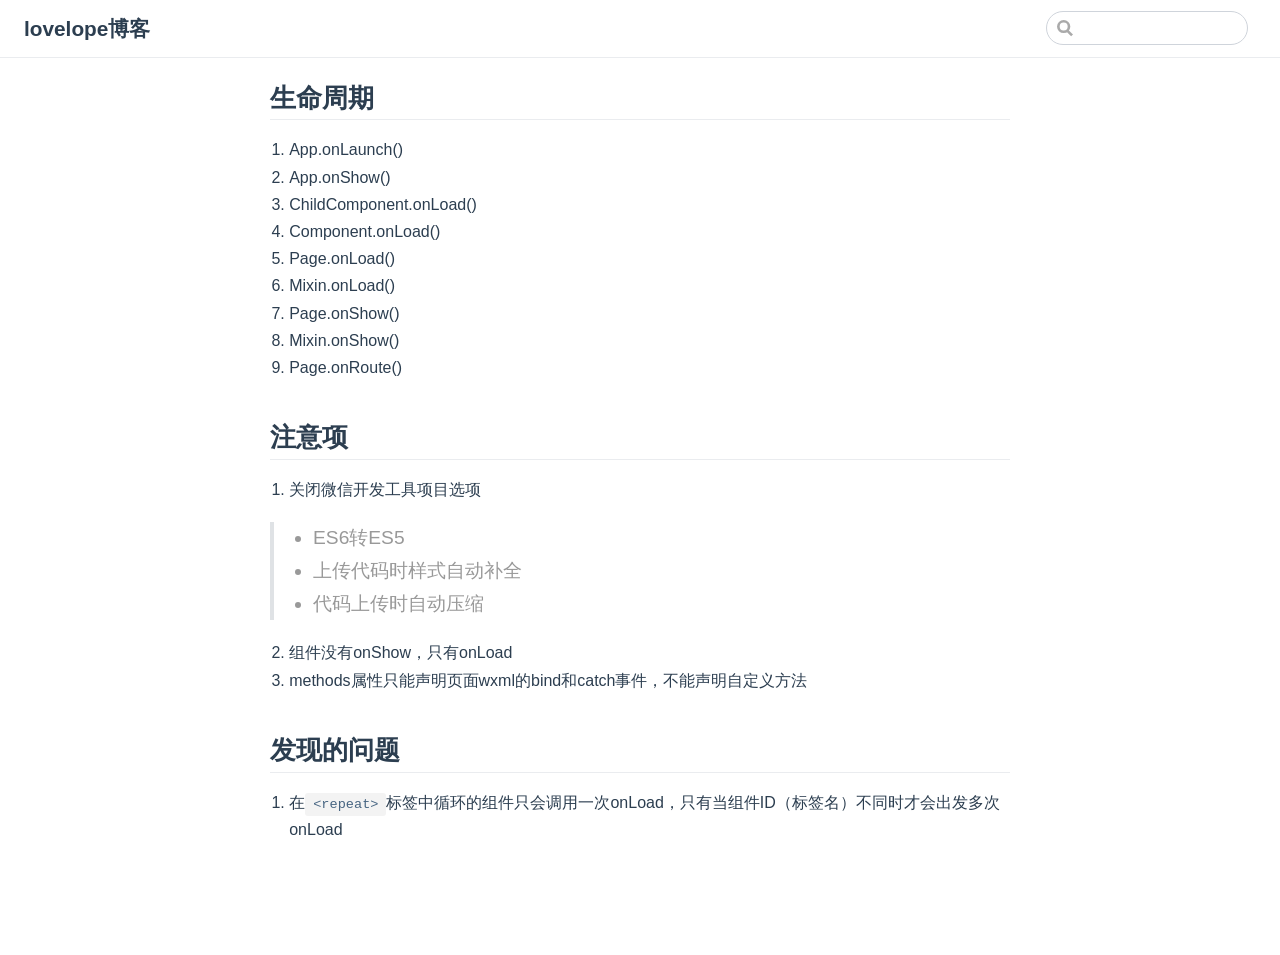
<file: article/wepy学习心得.html>
<!DOCTYPE html>
<html lang="en-US">
  <head>
    <meta charset="utf-8">
    <meta name="viewport" content="width=device-width,initial-scale=1">
    <title>wepy学习心得 | lovelope博客</title>
    <meta name="description" content="种下一棵树的最佳时间不是十年前，而是现在。">
    
    
    <link rel="preload" href="/assets/css/0.styles.83d3ab16.css" as="style"><link rel="preload" href="/assets/js/app.5770203f.js" as="script"><link rel="preload" href="/assets/js/15.76fa5cc0.js" as="script"><link rel="prefetch" href="/assets/js/3.aff9079f.js"><link rel="prefetch" href="/assets/js/2.673272d7.js"><link rel="prefetch" href="/assets/js/4.a1bc754e.js"><link rel="prefetch" href="/assets/js/5.26cd1ccd.js"><link rel="prefetch" href="/assets/js/6.0af27563.js"><link rel="prefetch" href="/assets/js/7.a5fea5a1.js"><link rel="prefetch" href="/assets/js/8.cd6f4ee1.js"><link rel="prefetch" href="/assets/js/9.0bd568a0.js"><link rel="prefetch" href="/assets/js/10.368d8957.js"><link rel="prefetch" href="/assets/js/11.9f1e6fae.js"><link rel="prefetch" href="/assets/js/12.b8efd0be.js"><link rel="prefetch" href="/assets/js/13.624745ce.js"><link rel="prefetch" href="/assets/js/14.e1387c03.js"><link rel="prefetch" href="/assets/js/16.bcf7569f.js"><link rel="prefetch" href="/assets/js/17.51e61b79.js">
    <link rel="stylesheet" href="/assets/css/0.styles.83d3ab16.css">
  </head>
  <body>
    <div id="app" data-server-rendered="true"><div class="theme-container no-sidebar"><header class="navbar"><div class="sidebar-button"><svg xmlns="http://www.w3.org/2000/svg" aria-hidden="true" role="img" viewBox="0 0 448 512" class="icon"><path fill="currentColor" d="M436 124H12c-6.627 0-12-5.373-12-12V80c0-6.627 5.373-12 12-12h424c6.627 0 12 5.373 12 12v32c0 6.627-5.373 12-12 12zm0 160H12c-6.627 0-12-5.373-12-12v-32c0-6.627 5.373-12 12-12h424c6.627 0 12 5.373 12 12v32c0 6.627-5.373 12-12 12zm0 160H12c-6.627 0-12-5.373-12-12v-32c0-6.627 5.373-12 12-12h424c6.627 0 12 5.373 12 12v32c0 6.627-5.373 12-12 12z"></path></svg></div> <a href="/" class="home-link router-link-active"><!----> <span class="site-name">lovelope博客</span></a> <div class="links"><div class="search-box"><input aria-label="Search" autocomplete="off" spellcheck="false" value=""> <!----></div> <!----></div></header> <div class="sidebar-mask"></div> <div class="sidebar"><!---->  <!----> </div> <div class="page"> <div class="content"><h2 id="生命周期"><a href="#生命周期" aria-hidden="true" class="header-anchor">#</a> 生命周期</h2> <ol><li>App.onLaunch()</li> <li>App.onShow()</li> <li>ChildComponent.onLoad()</li> <li>Component.onLoad()</li> <li>Page.onLoad()</li> <li>Mixin.onLoad()</li> <li>Page.onShow()</li> <li>Mixin.onShow()</li> <li>Page.onRoute()</li></ol> <h2 id="注意项"><a href="#注意项" aria-hidden="true" class="header-anchor">#</a> 注意项</h2> <ol><li>关闭微信开发工具项目选项</li></ol> <blockquote><ul><li>ES6转ES5</li> <li>上传代码时样式自动补全</li> <li>代码上传时自动压缩</li></ul></blockquote> <ol start="2"><li>组件没有onShow，只有onLoad</li> <li>methods属性只能声明页面wxml的bind和catch事件，不能声明自定义方法</li></ol> <h2 id="发现的问题"><a href="#发现的问题" aria-hidden="true" class="header-anchor">#</a> 发现的问题</h2> <ol><li>在<code>&lt;repeat&gt;</code>标签中循环的组件只会调用一次onLoad，只有当组件ID（标签名）不同时才会出发多次onLoad</li></ol></div> <div class="page-edit"><!----> <!----></div> <!----> </div> <!----></div></div>
    <script src="/assets/js/15.76fa5cc0.js" defer></script><script src="/assets/js/app.5770203f.js" defer></script>
  </body>
</html>
</file>
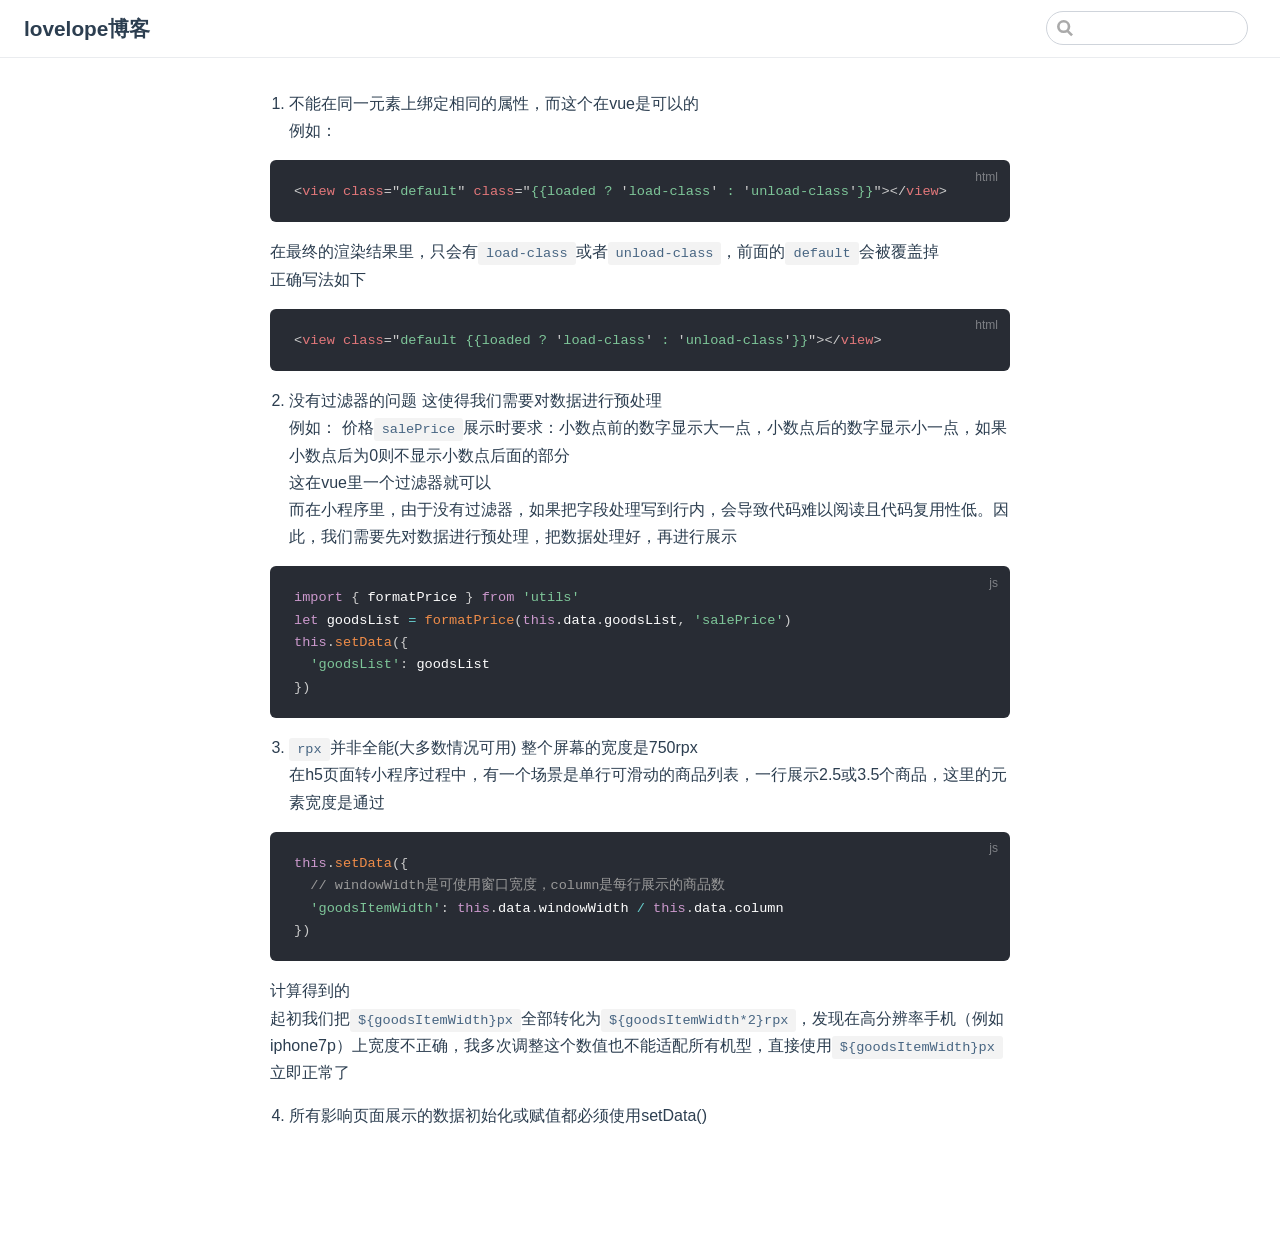
<file: article/小程序开发心得.html>
<!DOCTYPE html>
<html lang="en-US">
  <head>
    <meta charset="utf-8">
    <meta name="viewport" content="width=device-width,initial-scale=1">
    <title>小程序开发心得 | lovelope博客</title>
    <meta name="description" content="种下一棵树的最佳时间不是十年前，而是现在。">
    
    
    <link rel="preload" href="/assets/css/0.styles.83d3ab16.css" as="style"><link rel="preload" href="/assets/js/app.5770203f.js" as="script"><link rel="preload" href="/assets/js/16.bcf7569f.js" as="script"><link rel="prefetch" href="/assets/js/3.aff9079f.js"><link rel="prefetch" href="/assets/js/2.673272d7.js"><link rel="prefetch" href="/assets/js/4.a1bc754e.js"><link rel="prefetch" href="/assets/js/5.26cd1ccd.js"><link rel="prefetch" href="/assets/js/6.0af27563.js"><link rel="prefetch" href="/assets/js/7.a5fea5a1.js"><link rel="prefetch" href="/assets/js/8.cd6f4ee1.js"><link rel="prefetch" href="/assets/js/9.0bd568a0.js"><link rel="prefetch" href="/assets/js/10.368d8957.js"><link rel="prefetch" href="/assets/js/11.9f1e6fae.js"><link rel="prefetch" href="/assets/js/12.b8efd0be.js"><link rel="prefetch" href="/assets/js/13.624745ce.js"><link rel="prefetch" href="/assets/js/14.e1387c03.js"><link rel="prefetch" href="/assets/js/15.76fa5cc0.js"><link rel="prefetch" href="/assets/js/17.51e61b79.js">
    <link rel="stylesheet" href="/assets/css/0.styles.83d3ab16.css">
  </head>
  <body>
    <div id="app" data-server-rendered="true"><div class="theme-container no-sidebar"><header class="navbar"><div class="sidebar-button"><svg xmlns="http://www.w3.org/2000/svg" aria-hidden="true" role="img" viewBox="0 0 448 512" class="icon"><path fill="currentColor" d="M436 124H12c-6.627 0-12-5.373-12-12V80c0-6.627 5.373-12 12-12h424c6.627 0 12 5.373 12 12v32c0 6.627-5.373 12-12 12zm0 160H12c-6.627 0-12-5.373-12-12v-32c0-6.627 5.373-12 12-12h424c6.627 0 12 5.373 12 12v32c0 6.627-5.373 12-12 12zm0 160H12c-6.627 0-12-5.373-12-12v-32c0-6.627 5.373-12 12-12h424c6.627 0 12 5.373 12 12v32c0 6.627-5.373 12-12 12z"></path></svg></div> <a href="/" class="home-link router-link-active"><!----> <span class="site-name">lovelope博客</span></a> <div class="links"><div class="search-box"><input aria-label="Search" autocomplete="off" spellcheck="false" value=""> <!----></div> <!----></div></header> <div class="sidebar-mask"></div> <div class="sidebar"><!---->  <!----> </div> <div class="page"> <div class="content"><ol><li>不能在同一元素上绑定相同的属性，而这个在vue是可以的<br>
例如：</li></ol> <div class="language-html extra-class"><pre class="language-html"><code><span class="token tag"><span class="token tag"><span class="token punctuation">&lt;</span>view</span> <span class="token attr-name">class</span><span class="token attr-value"><span class="token punctuation">=</span><span class="token punctuation">&quot;</span>default<span class="token punctuation">&quot;</span></span> <span class="token attr-name">class</span><span class="token attr-value"><span class="token punctuation">=</span><span class="token punctuation">&quot;</span>{{loaded ? <span class="token punctuation">'</span>load-class<span class="token punctuation">'</span> : <span class="token punctuation">'</span>unload-class<span class="token punctuation">'</span>}}<span class="token punctuation">&quot;</span></span><span class="token punctuation">&gt;</span></span><span class="token tag"><span class="token tag"><span class="token punctuation">&lt;/</span>view</span><span class="token punctuation">&gt;</span></span>
</code></pre></div><p>在最终的渲染结果里，只会有<code>load-class</code>或者<code>unload-class</code>，前面的<code>default</code>会被覆盖掉<br>
正确写法如下</p> <div class="language-html extra-class"><pre class="language-html"><code><span class="token tag"><span class="token tag"><span class="token punctuation">&lt;</span>view</span> <span class="token attr-name">class</span><span class="token attr-value"><span class="token punctuation">=</span><span class="token punctuation">&quot;</span>default {{loaded ? <span class="token punctuation">'</span>load-class<span class="token punctuation">'</span> : <span class="token punctuation">'</span>unload-class<span class="token punctuation">'</span>}}<span class="token punctuation">&quot;</span></span><span class="token punctuation">&gt;</span></span><span class="token tag"><span class="token tag"><span class="token punctuation">&lt;/</span>view</span><span class="token punctuation">&gt;</span></span>
</code></pre></div><ol start="2"><li>没有过滤器的问题
这使得我们需要对数据进行预处理<br>
例如：
价格<code>salePrice</code>展示时要求：小数点前的数字显示大一点，小数点后的数字显示小一点，如果小数点后为0则不显示小数点后面的部分<br>
这在vue里一个过滤器就可以<br>
而在小程序里，由于没有过滤器，如果把字段处理写到行内，会导致代码难以阅读且代码复用性低。因此，我们需要先对数据进行预处理，把数据处理好，再进行展示</li></ol> <div class="language-javascript extra-class"><pre class="language-javascript"><code><span class="token keyword">import</span> <span class="token punctuation">{</span> formatPrice <span class="token punctuation">}</span> <span class="token keyword">from</span> <span class="token string">'utils'</span>
<span class="token keyword">let</span> goodsList <span class="token operator">=</span> <span class="token function">formatPrice</span><span class="token punctuation">(</span><span class="token keyword">this</span><span class="token punctuation">.</span>data<span class="token punctuation">.</span>goodsList<span class="token punctuation">,</span> <span class="token string">'salePrice'</span><span class="token punctuation">)</span>
<span class="token keyword">this</span><span class="token punctuation">.</span><span class="token function">setData</span><span class="token punctuation">(</span><span class="token punctuation">{</span>
  <span class="token string">'goodsList'</span><span class="token punctuation">:</span> goodsList
<span class="token punctuation">}</span><span class="token punctuation">)</span>
</code></pre></div><ol start="3"><li><code>rpx</code>并非全能(大多数情况可用)
整个屏幕的宽度是750rpx<br>
在h5页面转小程序过程中，有一个场景是单行可滑动的商品列表，一行展示2.5或3.5个商品，这里的元素宽度是通过</li></ol> <div class="language-javascript extra-class"><pre class="language-javascript"><code><span class="token keyword">this</span><span class="token punctuation">.</span><span class="token function">setData</span><span class="token punctuation">(</span><span class="token punctuation">{</span>
  <span class="token comment">// windowWidth是可使用窗口宽度，column是每行展示的商品数</span>
  <span class="token string">'goodsItemWidth'</span><span class="token punctuation">:</span> <span class="token keyword">this</span><span class="token punctuation">.</span>data<span class="token punctuation">.</span>windowWidth <span class="token operator">/</span> <span class="token keyword">this</span><span class="token punctuation">.</span>data<span class="token punctuation">.</span>column
<span class="token punctuation">}</span><span class="token punctuation">)</span>
</code></pre></div><p>计算得到的<br>
起初我们把<code>${goodsItemWidth}px</code>全部转化为<code>${goodsItemWidth*2}rpx</code>，发现在高分辨率手机（例如iphone7p）上宽度不正确，我多次调整这个数值也不能适配所有机型，直接使用<code>${goodsItemWidth}px</code>立即正常了</p> <ol start="4"><li>所有影响页面展示的数据初始化或赋值都必须使用setData()</li></ol></div> <div class="page-edit"><!----> <!----></div> <!----> </div> <!----></div></div>
    <script src="/assets/js/16.bcf7569f.js" defer></script><script src="/assets/js/app.5770203f.js" defer></script>
  </body>
</html>
</file>
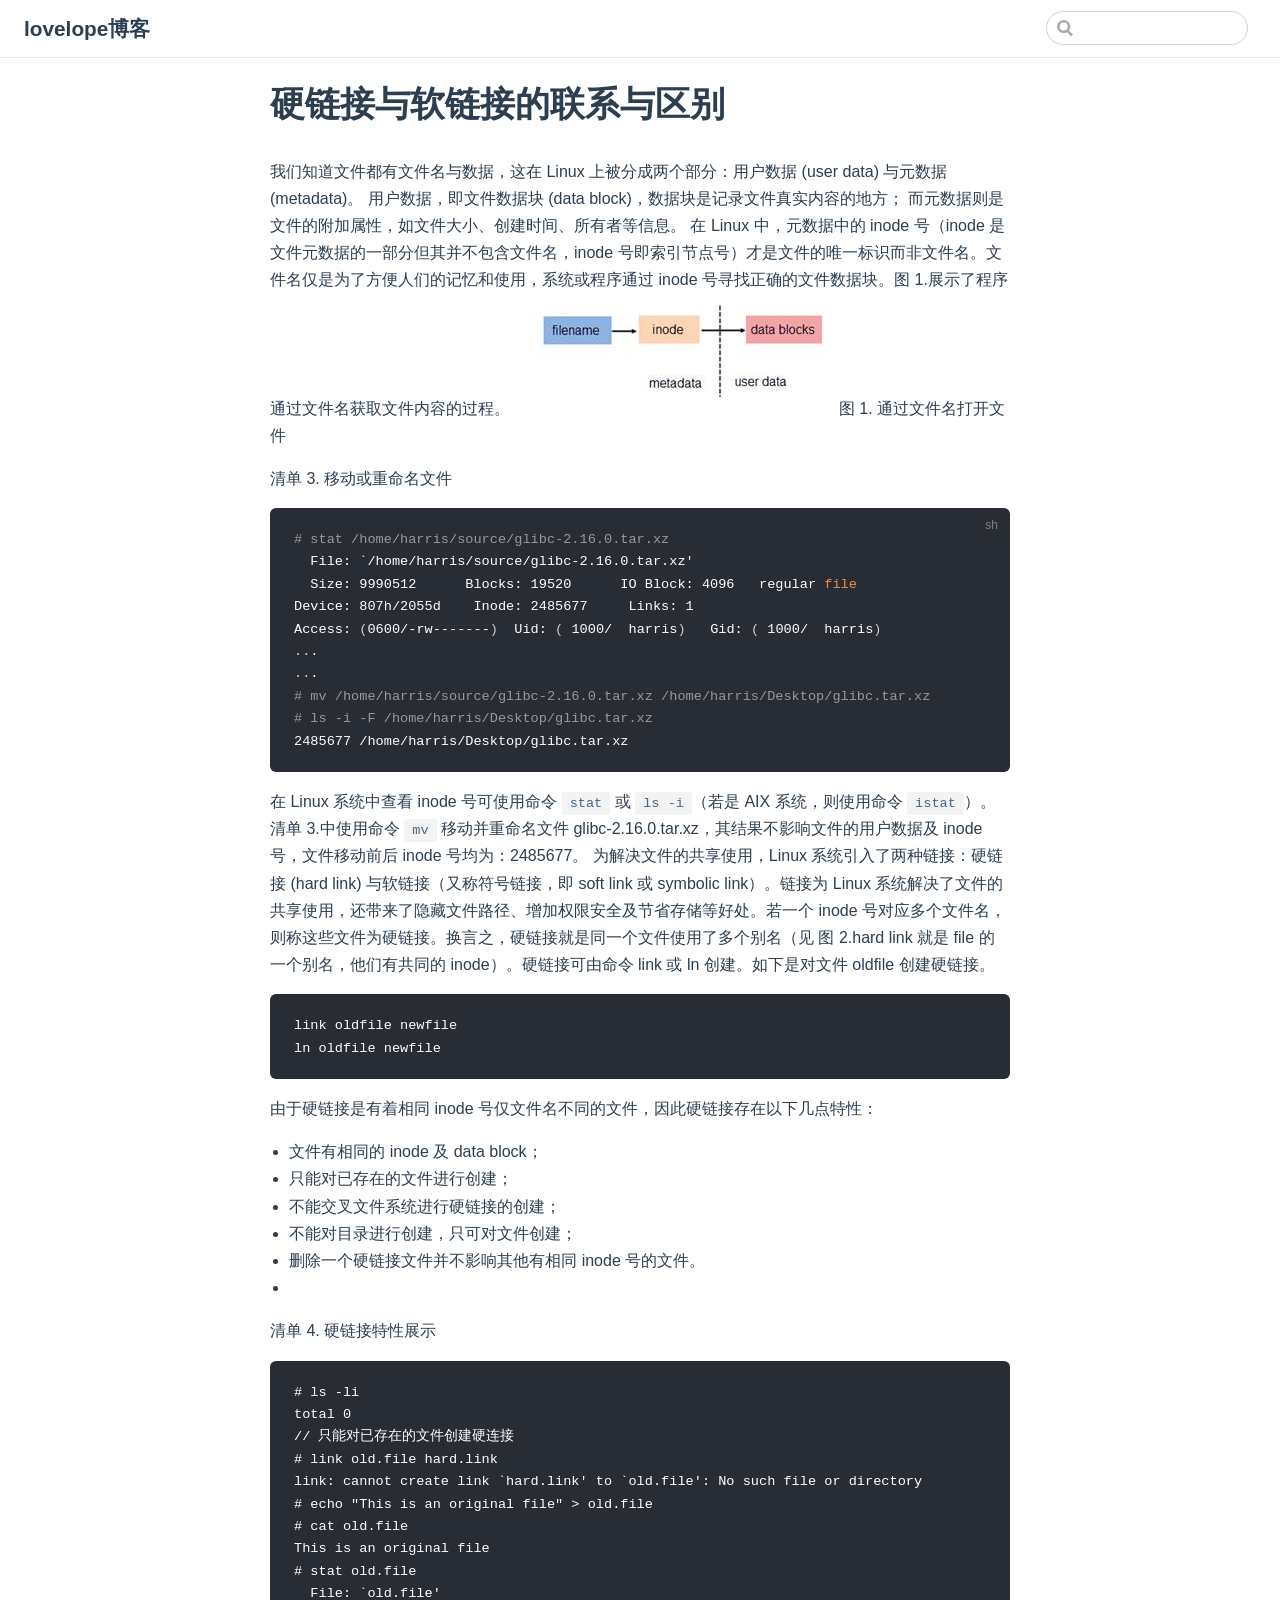
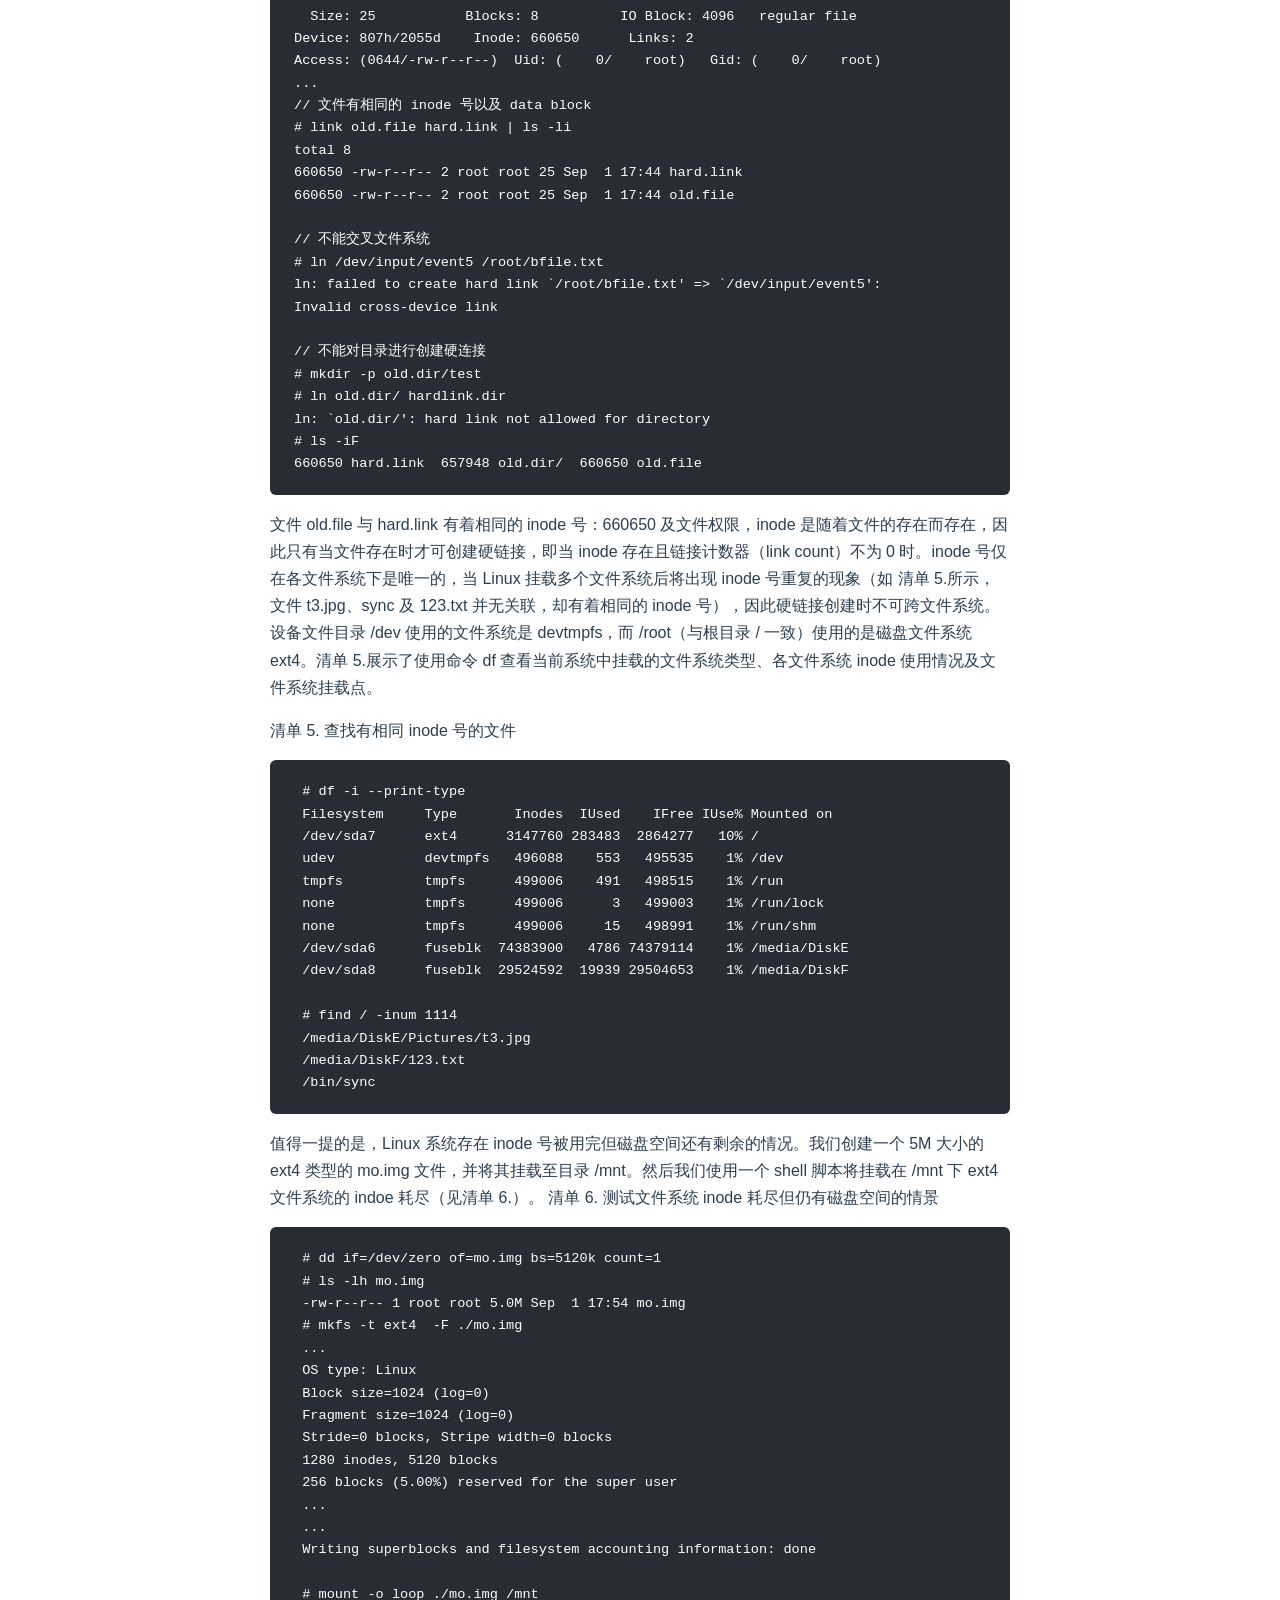
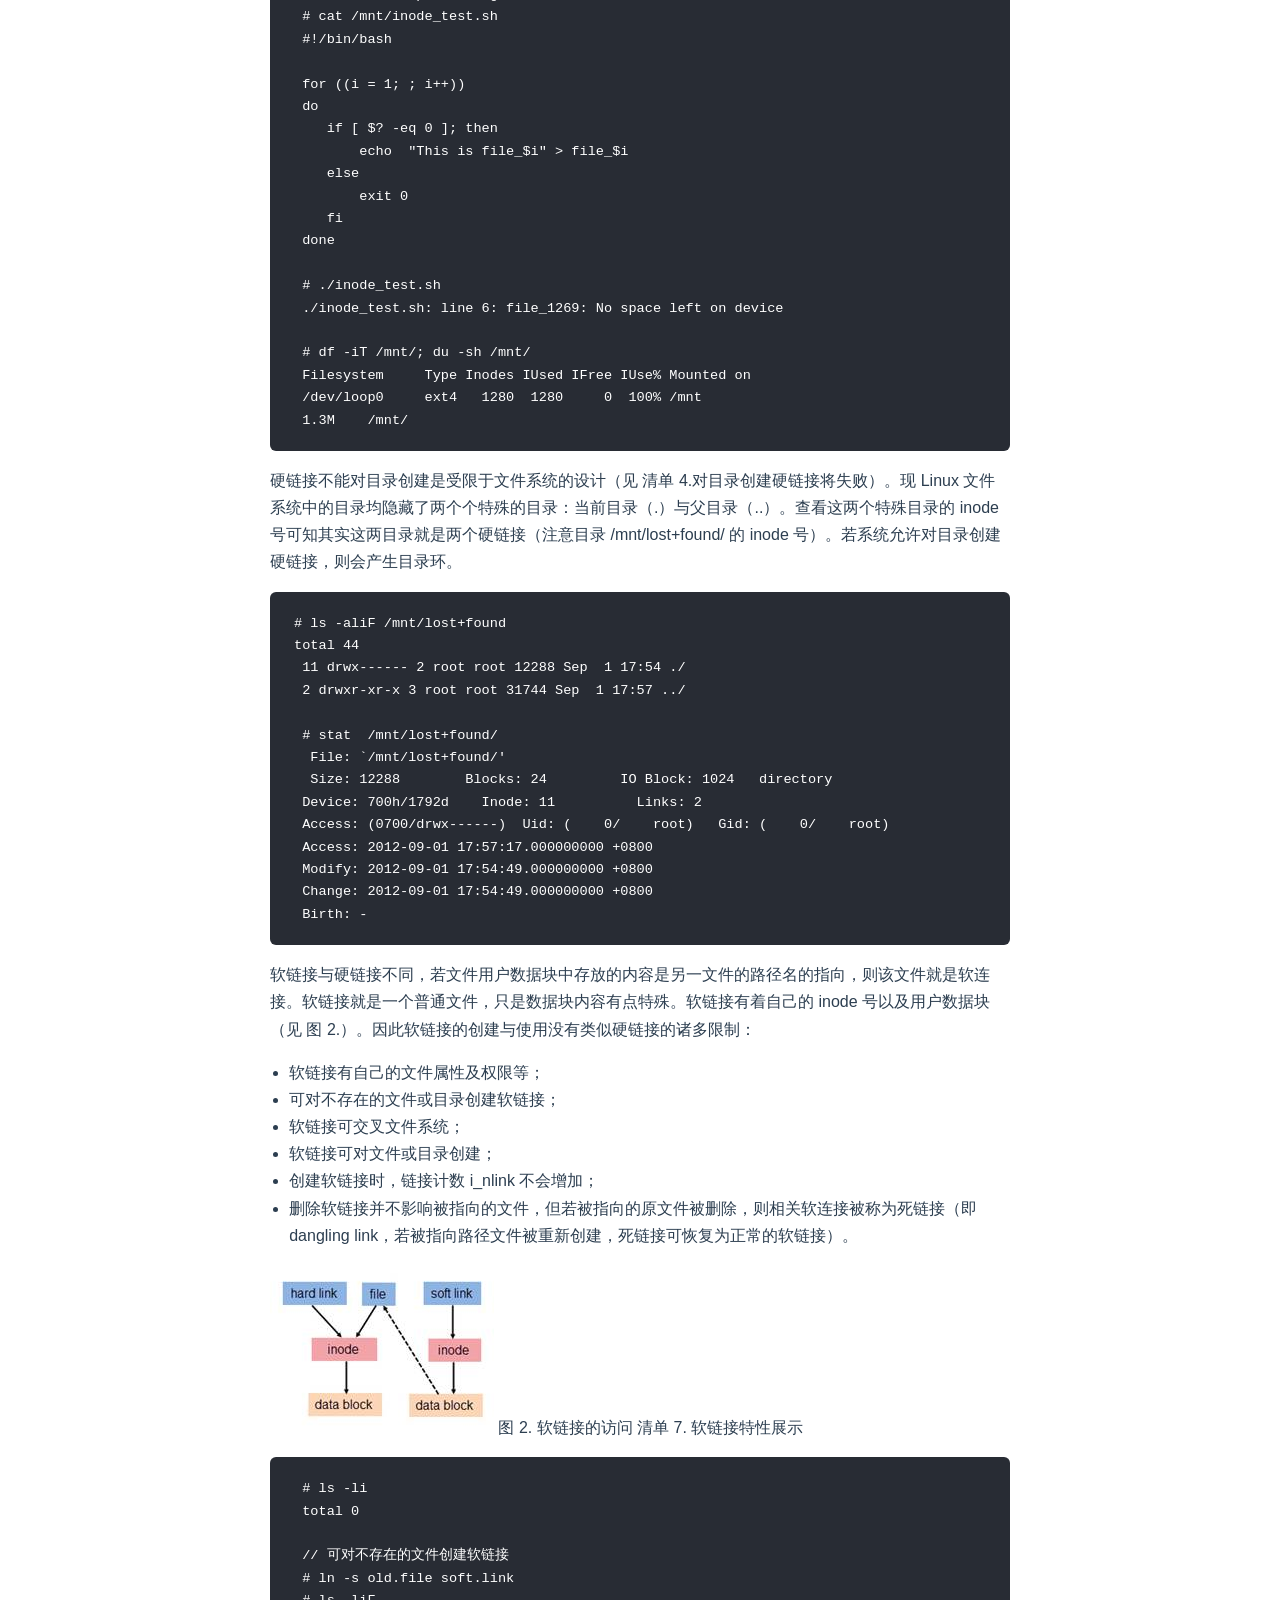
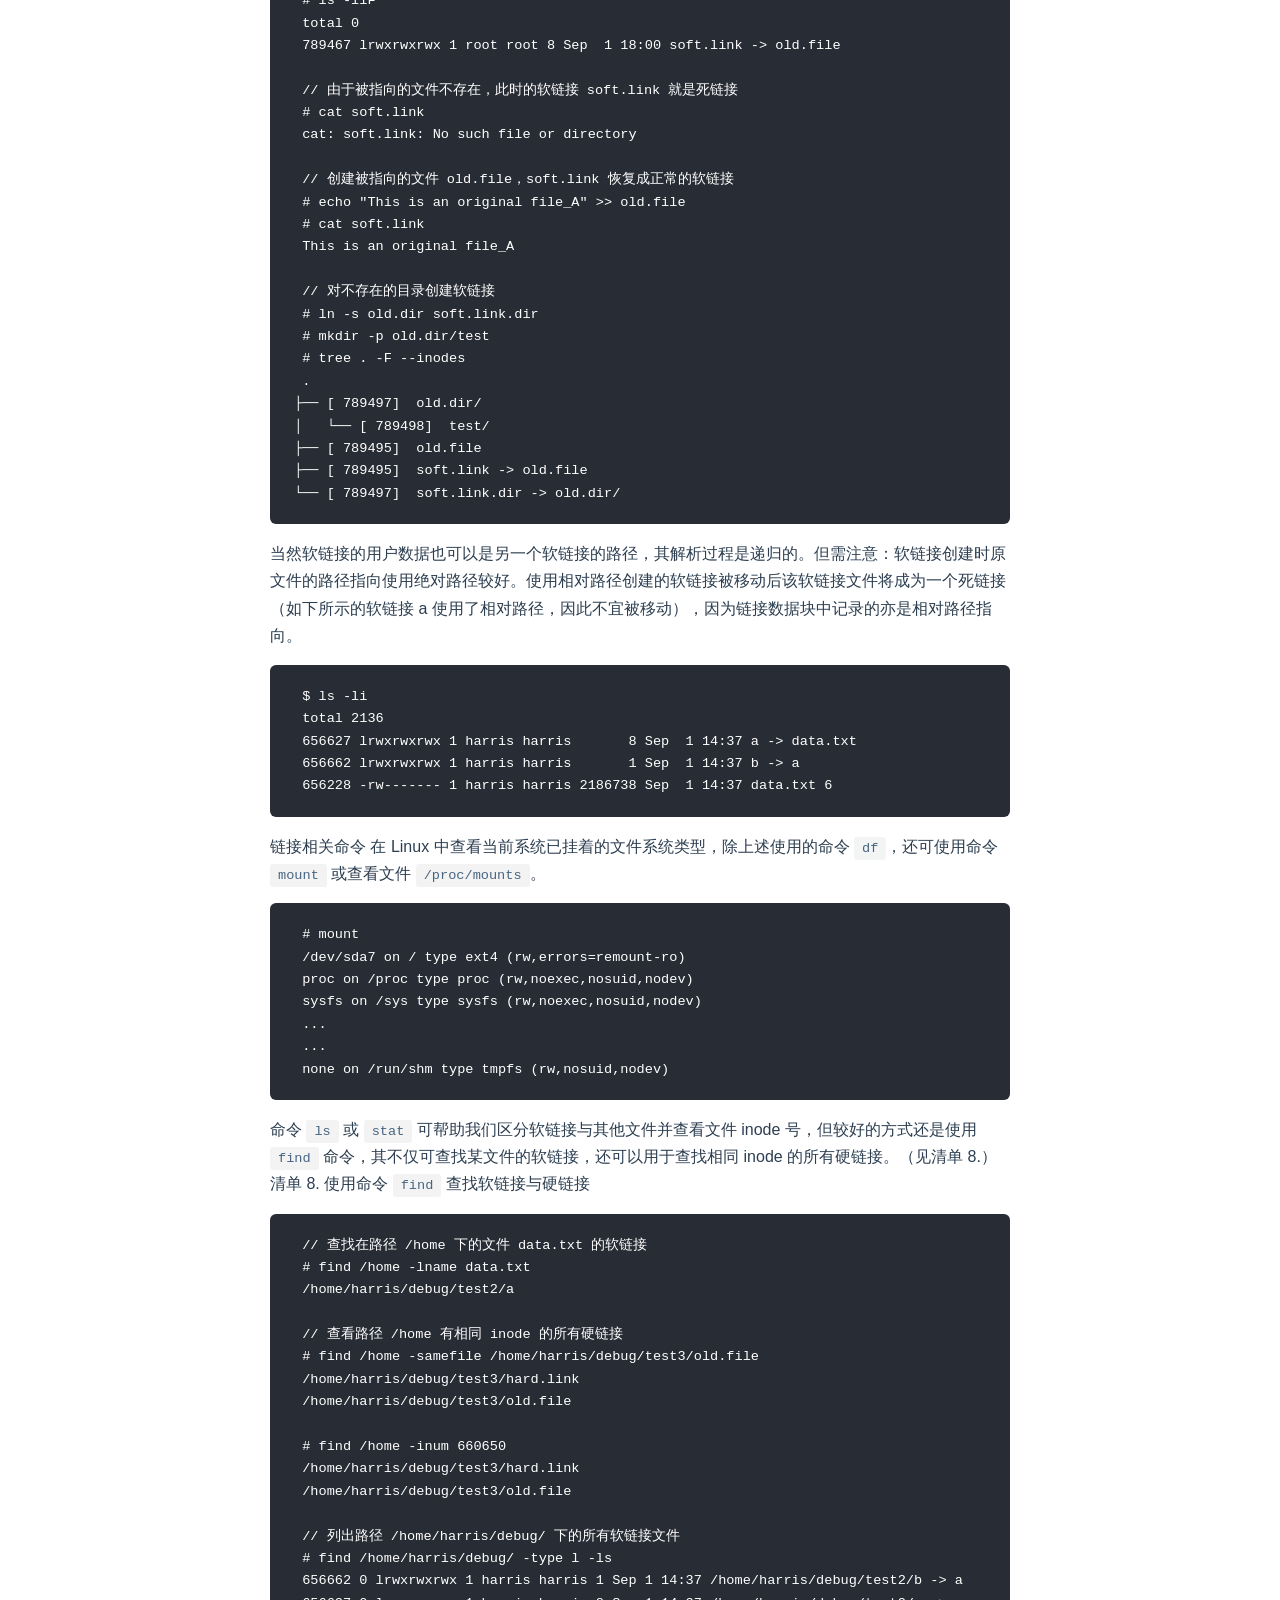
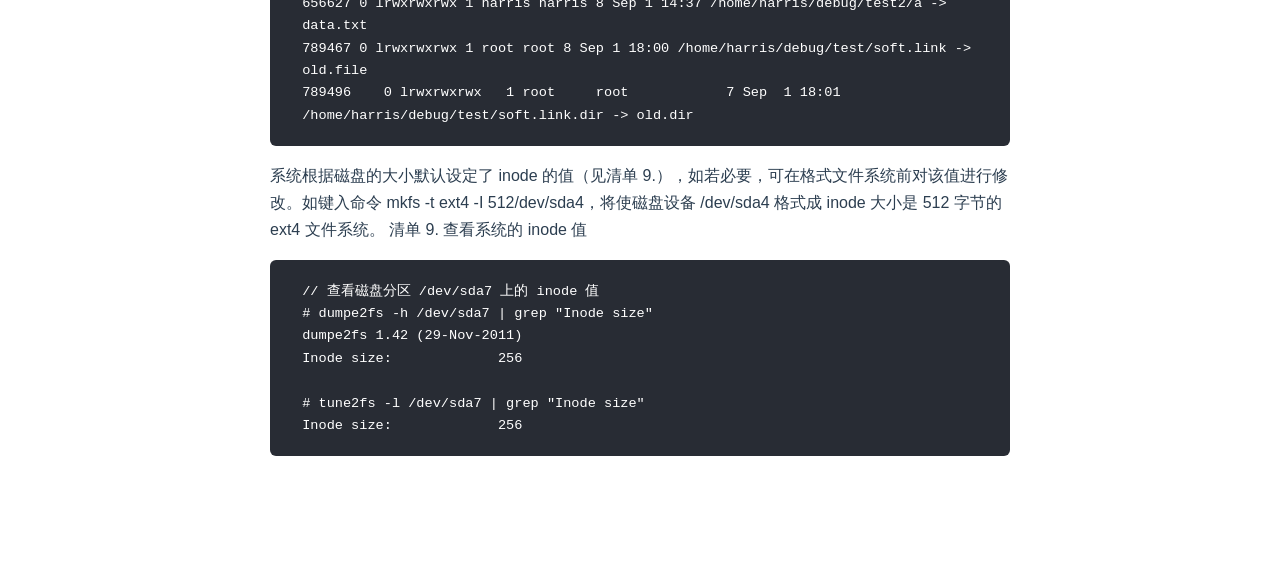
<file: article/硬链接与软链接的联系与区别.html>
<!DOCTYPE html>
<html lang="en-US">
  <head>
    <meta charset="utf-8">
    <meta name="viewport" content="width=device-width,initial-scale=1">
    <title>硬链接与软链接的联系与区别 | lovelope博客</title>
    <meta name="description" content="种下一棵树的最佳时间不是十年前，而是现在。">
    
    
    <link rel="preload" href="/assets/css/0.styles.83d3ab16.css" as="style"><link rel="preload" href="/assets/js/app.5770203f.js" as="script"><link rel="preload" href="/assets/js/17.51e61b79.js" as="script"><link rel="prefetch" href="/assets/js/3.aff9079f.js"><link rel="prefetch" href="/assets/js/2.673272d7.js"><link rel="prefetch" href="/assets/js/4.a1bc754e.js"><link rel="prefetch" href="/assets/js/5.26cd1ccd.js"><link rel="prefetch" href="/assets/js/6.0af27563.js"><link rel="prefetch" href="/assets/js/7.a5fea5a1.js"><link rel="prefetch" href="/assets/js/8.cd6f4ee1.js"><link rel="prefetch" href="/assets/js/9.0bd568a0.js"><link rel="prefetch" href="/assets/js/10.368d8957.js"><link rel="prefetch" href="/assets/js/11.9f1e6fae.js"><link rel="prefetch" href="/assets/js/12.b8efd0be.js"><link rel="prefetch" href="/assets/js/13.624745ce.js"><link rel="prefetch" href="/assets/js/14.e1387c03.js"><link rel="prefetch" href="/assets/js/15.76fa5cc0.js"><link rel="prefetch" href="/assets/js/16.bcf7569f.js">
    <link rel="stylesheet" href="/assets/css/0.styles.83d3ab16.css">
  </head>
  <body>
    <div id="app" data-server-rendered="true"><div class="theme-container no-sidebar"><header class="navbar"><div class="sidebar-button"><svg xmlns="http://www.w3.org/2000/svg" aria-hidden="true" role="img" viewBox="0 0 448 512" class="icon"><path fill="currentColor" d="M436 124H12c-6.627 0-12-5.373-12-12V80c0-6.627 5.373-12 12-12h424c6.627 0 12 5.373 12 12v32c0 6.627-5.373 12-12 12zm0 160H12c-6.627 0-12-5.373-12-12v-32c0-6.627 5.373-12 12-12h424c6.627 0 12 5.373 12 12v32c0 6.627-5.373 12-12 12zm0 160H12c-6.627 0-12-5.373-12-12v-32c0-6.627 5.373-12 12-12h424c6.627 0 12 5.373 12 12v32c0 6.627-5.373 12-12 12z"></path></svg></div> <a href="/" class="home-link router-link-active"><!----> <span class="site-name">lovelope博客</span></a> <div class="links"><div class="search-box"><input aria-label="Search" autocomplete="off" spellcheck="false" value=""> <!----></div> <!----></div></header> <div class="sidebar-mask"></div> <div class="sidebar"><!---->  <!----> </div> <div class="page"> <div class="content"><h1 id="硬链接与软链接的联系与区别"><a href="#硬链接与软链接的联系与区别" aria-hidden="true" class="header-anchor">#</a> 硬链接与软链接的联系与区别</h1> <p>我们知道文件都有文件名与数据，这在 Linux 上被分成两个部分：用户数据 (user data) 与元数据 (metadata)。
用户数据，即文件数据块 (data block)，数据块是记录文件真实内容的地方；
而元数据则是文件的附加属性，如文件大小、创建时间、所有者等信息。
在 Linux 中，元数据中的 inode 号（inode 是文件元数据的一部分但其并不包含文件名，inode 号即索引节点号）才是文件的唯一标识而非文件名。文件名仅是为了方便人们的记忆和使用，系统或程序通过 inode 号寻找正确的文件数据块。图 1.展示了程序通过文件名获取文件内容的过程。
<img src="[data-uri]" alt="图 1. 通过文件名打开文件">
图 1. 通过文件名打开文件</p> <p>清单 3. 移动或重命名文件</p> <div class="language-bash extra-class"><pre class="language-bash"><code><span class="token comment"># stat /home/harris/source/glibc-2.16.0.tar.xz</span>
  File: `/home/harris/source/glibc-2.16.0.tar.xz'
  Size: 9990512      Blocks: 19520      IO Block: 4096   regular <span class="token function">file</span>
Device: 807h/2055d    Inode: 2485677     Links: 1
Access: <span class="token punctuation">(</span>0600/-rw-------<span class="token punctuation">)</span>  Uid: <span class="token punctuation">(</span> 1000/  harris<span class="token punctuation">)</span>   Gid: <span class="token punctuation">(</span> 1000/  harris<span class="token punctuation">)</span>
<span class="token punctuation">..</span>.
<span class="token punctuation">..</span>.
<span class="token comment"># mv /home/harris/source/glibc-2.16.0.tar.xz /home/harris/Desktop/glibc.tar.xz</span>
<span class="token comment"># ls -i -F /home/harris/Desktop/glibc.tar.xz</span>
2485677 /home/harris/Desktop/glibc.tar.xz
</code></pre></div><p>在 Linux 系统中查看 inode 号可使用命令 <code>stat</code> 或 <code>ls -i</code>（若是 AIX 系统，则使用命令 <code>istat</code>）。清单 3.中使用命令 <code>mv</code> 移动并重命名文件 glibc-2.16.0.tar.xz，其结果不影响文件的用户数据及 inode 号，文件移动前后 inode 号均为：2485677。
为解决文件的共享使用，Linux 系统引入了两种链接：硬链接 (hard link) 与软链接（又称符号链接，即 soft link 或 symbolic link）。链接为 Linux 系统解决了文件的共享使用，还带来了隐藏文件路径、增加权限安全及节省存储等好处。若一个 inode 号对应多个文件名，则称这些文件为硬链接。换言之，硬链接就是同一个文件使用了多个别名（见 图 2.hard link 就是 file 的一个别名，他们有共同的 inode）。硬链接可由命令 link 或 ln 创建。如下是对文件 oldfile 创建硬链接。</p> <div class="language- extra-class"><pre class="language-text"><code>link oldfile newfile
ln oldfile newfile
</code></pre></div><p>由于硬链接是有着相同 inode 号仅文件名不同的文件，因此硬链接存在以下几点特性：</p> <ul><li>文件有相同的 inode 及 data block；</li> <li>只能对已存在的文件进行创建；</li> <li>不能交叉文件系统进行硬链接的创建；</li> <li>不能对目录进行创建，只可对文件创建；</li> <li>删除一个硬链接文件并不影响其他有相同 inode 号的文件。</li> <li></li></ul> <p>清单 4. 硬链接特性展示</p> <div class="language- extra-class"><pre class="language-text"><code># ls -li
total 0
// 只能对已存在的文件创建硬连接
# link old.file hard.link
link: cannot create link `hard.link' to `old.file': No such file or directory
# echo &quot;This is an original file&quot; &gt; old.file
# cat old.file
This is an original file
# stat old.file
  File: `old.file'
  Size: 25           Blocks: 8          IO Block: 4096   regular file
Device: 807h/2055d    Inode: 660650      Links: 2
Access: (0644/-rw-r--r--)  Uid: (    0/    root)   Gid: (    0/    root)
...
// 文件有相同的 inode 号以及 data block
# link old.file hard.link | ls -li
total 8
660650 -rw-r--r-- 2 root root 25 Sep  1 17:44 hard.link
660650 -rw-r--r-- 2 root root 25 Sep  1 17:44 old.file

// 不能交叉文件系统
# ln /dev/input/event5 /root/bfile.txt
ln: failed to create hard link `/root/bfile.txt' =&gt; `/dev/input/event5':
Invalid cross-device link

// 不能对目录进行创建硬连接
# mkdir -p old.dir/test
# ln old.dir/ hardlink.dir
ln: `old.dir/': hard link not allowed for directory
# ls -iF
660650 hard.link  657948 old.dir/  660650 old.file
</code></pre></div><p>文件 old.file 与 hard.link 有着相同的 inode 号：660650 及文件权限，inode 是随着文件的存在而存在，因此只有当文件存在时才可创建硬链接，即当 inode 存在且链接计数器（link count）不为 0 时。inode 号仅在各文件系统下是唯一的，当 Linux 挂载多个文件系统后将出现 inode 号重复的现象（如 清单 5.所示，文件 t3.jpg、sync 及 123.txt 并无关联，却有着相同的 inode 号），因此硬链接创建时不可跨文件系统。设备文件目录 /dev 使用的文件系统是 devtmpfs，而 /root（与根目录 / 一致）使用的是磁盘文件系统 ext4。清单 5.展示了使用命令 df 查看当前系统中挂载的文件系统类型、各文件系统 inode 使用情况及文件系统挂载点。</p> <p>清单 5. 查找有相同 inode 号的文件</p> <div class="language- extra-class"><pre class="language-text"><code> # df -i --print-type
 Filesystem     Type       Inodes  IUsed    IFree IUse% Mounted on
 /dev/sda7      ext4      3147760 283483  2864277   10% /
 udev           devtmpfs   496088    553   495535    1% /dev
 tmpfs          tmpfs      499006    491   498515    1% /run
 none           tmpfs      499006      3   499003    1% /run/lock
 none           tmpfs      499006     15   498991    1% /run/shm
 /dev/sda6      fuseblk  74383900   4786 74379114    1% /media/DiskE
 /dev/sda8      fuseblk  29524592  19939 29504653    1% /media/DiskF

 # find / -inum 1114
 /media/DiskE/Pictures/t3.jpg
 /media/DiskF/123.txt
 /bin/sync
</code></pre></div><p>值得一提的是，Linux 系统存在 inode 号被用完但磁盘空间还有剩余的情况。我们创建一个 5M 大小的 ext4 类型的 mo.img 文件，并将其挂载至目录 /mnt。然后我们使用一个 shell 脚本将挂载在 /mnt 下 ext4 文件系统的 indoe 耗尽（见清单 6.）。
清单 6. 测试文件系统 inode 耗尽但仍有磁盘空间的情景</p> <div class="language- extra-class"><pre class="language-text"><code> # dd if=/dev/zero of=mo.img bs=5120k count=1
 # ls -lh mo.img
 -rw-r--r-- 1 root root 5.0M Sep  1 17:54 mo.img
 # mkfs -t ext4  -F ./mo.img
 ...
 OS type: Linux
 Block size=1024 (log=0)
 Fragment size=1024 (log=0)
 Stride=0 blocks, Stripe width=0 blocks
 1280 inodes, 5120 blocks
 256 blocks (5.00%) reserved for the super user
 ...
 ...
 Writing superblocks and filesystem accounting information: done

 # mount -o loop ./mo.img /mnt
 # cat /mnt/inode_test.sh
 #!/bin/bash

 for ((i = 1; ; i++))
 do
    if [ $? -eq 0 ]; then
        echo  &quot;This is file_$i&quot; &gt; file_$i
    else
        exit 0
    fi
 done

 # ./inode_test.sh
 ./inode_test.sh: line 6: file_1269: No space left on device

 # df -iT /mnt/; du -sh /mnt/
 Filesystem     Type Inodes IUsed IFree IUse% Mounted on
 /dev/loop0     ext4   1280  1280     0  100% /mnt
 1.3M    /mnt/
</code></pre></div><p>硬链接不能对目录创建是受限于文件系统的设计（见 清单 4.对目录创建硬链接将失败）。现 Linux 文件系统中的目录均隐藏了两个个特殊的目录：当前目录（.）与父目录（..）。查看这两个特殊目录的 inode 号可知其实这两目录就是两个硬链接（注意目录 /mnt/lost+found/ 的 inode 号）。若系统允许对目录创建硬链接，则会产生目录环。</p> <div class="language- extra-class"><pre class="language-text"><code># ls -aliF /mnt/lost+found
total 44
 11 drwx------ 2 root root 12288 Sep  1 17:54 ./
 2 drwxr-xr-x 3 root root 31744 Sep  1 17:57 ../

 # stat  /mnt/lost+found/
  File: `/mnt/lost+found/'
  Size: 12288        Blocks: 24         IO Block: 1024   directory
 Device: 700h/1792d    Inode: 11          Links: 2
 Access: (0700/drwx------)  Uid: (    0/    root)   Gid: (    0/    root)
 Access: 2012-09-01 17:57:17.000000000 +0800
 Modify: 2012-09-01 17:54:49.000000000 +0800
 Change: 2012-09-01 17:54:49.000000000 +0800
 Birth: -
</code></pre></div><p>软链接与硬链接不同，若文件用户数据块中存放的内容是另一文件的路径名的指向，则该文件就是软连接。软链接就是一个普通文件，只是数据块内容有点特殊。软链接有着自己的 inode 号以及用户数据块（见 图 2.）。因此软链接的创建与使用没有类似硬链接的诸多限制：</p> <ul><li>软链接有自己的文件属性及权限等；</li> <li>可对不存在的文件或目录创建软链接；</li> <li>软链接可交叉文件系统；</li> <li>软链接可对文件或目录创建；</li> <li>创建软链接时，链接计数 i_nlink 不会增加；</li> <li>删除软链接并不影响被指向的文件，但若被指向的原文件被删除，则相关软连接被称为死链接（即 dangling link，若被指向路径文件被重新创建，死链接可恢复为正常的软链接）。</li></ul> <p><img src="[data-uri]" alt="图 2. 软链接的访问">
图 2. 软链接的访问
清单 7. 软链接特性展示</p> <div class="language- extra-class"><pre class="language-text"><code> # ls -li
 total 0

 // 可对不存在的文件创建软链接
 # ln -s old.file soft.link
 # ls -liF
 total 0
 789467 lrwxrwxrwx 1 root root 8 Sep  1 18:00 soft.link -&gt; old.file

 // 由于被指向的文件不存在，此时的软链接 soft.link 就是死链接
 # cat soft.link
 cat: soft.link: No such file or directory

 // 创建被指向的文件 old.file，soft.link 恢复成正常的软链接
 # echo &quot;This is an original file_A&quot; &gt;&gt; old.file
 # cat soft.link
 This is an original file_A

 // 对不存在的目录创建软链接
 # ln -s old.dir soft.link.dir
 # mkdir -p old.dir/test
 # tree . -F --inodes
 .
├── [ 789497]  old.dir/
│   └── [ 789498]  test/
├── [ 789495]  old.file
├── [ 789495]  soft.link -&gt; old.file
└── [ 789497]  soft.link.dir -&gt; old.dir/
</code></pre></div><p>当然软链接的用户数据也可以是另一个软链接的路径，其解析过程是递归的。但需注意：软链接创建时原文件的路径指向使用绝对路径较好。使用相对路径创建的软链接被移动后该软链接文件将成为一个死链接（如下所示的软链接 a 使用了相对路径，因此不宜被移动），因为链接数据块中记录的亦是相对路径指向。</p> <div class="language- extra-class"><pre class="language-text"><code> $ ls -li
 total 2136
 656627 lrwxrwxrwx 1 harris harris       8 Sep  1 14:37 a -&gt; data.txt
 656662 lrwxrwxrwx 1 harris harris       1 Sep  1 14:37 b -&gt; a
 656228 -rw------- 1 harris harris 2186738 Sep  1 14:37 data.txt 6
</code></pre></div><p>链接相关命令
在 Linux 中查看当前系统已挂着的文件系统类型，除上述使用的命令 <code>df</code>，还可使用命令 <code>mount</code> 或查看文件 <code>/proc/mounts</code>。</p> <div class="language- extra-class"><pre class="language-text"><code> # mount
 /dev/sda7 on / type ext4 (rw,errors=remount-ro)
 proc on /proc type proc (rw,noexec,nosuid,nodev)
 sysfs on /sys type sysfs (rw,noexec,nosuid,nodev)
 ...
 ...
 none on /run/shm type tmpfs (rw,nosuid,nodev)
</code></pre></div><p>命令 <code>ls</code> 或 <code>stat</code> 可帮助我们区分软链接与其他文件并查看文件 inode 号，但较好的方式还是使用 <code>find</code> 命令，其不仅可查找某文件的软链接，还可以用于查找相同 inode 的所有硬链接。（见清单 8.）
清单 8. 使用命令 <code>find</code> 查找软链接与硬链接</p> <div class="language- extra-class"><pre class="language-text"><code> // 查找在路径 /home 下的文件 data.txt 的软链接
 # find /home -lname data.txt
 /home/harris/debug/test2/a

 // 查看路径 /home 有相同 inode 的所有硬链接
 # find /home -samefile /home/harris/debug/test3/old.file
 /home/harris/debug/test3/hard.link
 /home/harris/debug/test3/old.file

 # find /home -inum 660650
 /home/harris/debug/test3/hard.link
 /home/harris/debug/test3/old.file

 // 列出路径 /home/harris/debug/ 下的所有软链接文件
 # find /home/harris/debug/ -type l -ls
 656662 0 lrwxrwxrwx 1 harris harris 1 Sep 1 14:37 /home/harris/debug/test2/b -&gt; a
 656627 0 lrwxrwxrwx 1 harris harris 8 Sep 1 14:37 /home/harris/debug/test2/a -&gt;
 data.txt
 789467 0 lrwxrwxrwx 1 root root 8 Sep 1 18:00 /home/harris/debug/test/soft.link -&gt;
 old.file
 789496    0 lrwxrwxrwx   1 root     root            7 Sep  1 18:01
 /home/harris/debug/test/soft.link.dir -&gt; old.dir
</code></pre></div><p>系统根据磁盘的大小默认设定了 inode 的值（见清单 9.），如若必要，可在格式文件系统前对该值进行修改。如键入命令 mkfs -t ext4 -I 512/dev/sda4，将使磁盘设备 /dev/sda4 格式成 inode 大小是 512 字节的 ext4 文件系统。
清单 9. 查看系统的 inode 值</p> <div class="language- extra-class"><pre class="language-text"><code> // 查看磁盘分区 /dev/sda7 上的 inode 值
 # dumpe2fs -h /dev/sda7 | grep &quot;Inode size&quot;
 dumpe2fs 1.42 (29-Nov-2011)
 Inode size:             256

 # tune2fs -l /dev/sda7 | grep &quot;Inode size&quot;
 Inode size:             256
</code></pre></div></div> <div class="page-edit"><!----> <!----></div> <!----> </div> <!----></div></div>
    <script src="/assets/js/17.51e61b79.js" defer></script><script src="/assets/js/app.5770203f.js" defer></script>
  </body>
</html>
</file>
<file: assets/css/0.styles.83d3ab16.css>
.home{padding:3.6rem 2rem 0;max-width:960px;margin:0 auto}.home .hero{text-align:center}.home .hero img{max-height:280px;display:block;margin:3rem auto 1.5rem}.home .hero h1{font-size:3rem}.home .hero .action,.home .hero .description,.home .hero h1{margin:1.8rem auto}.home .hero .description{max-width:35rem;font-size:1.6rem;line-height:1.3;color:#6a8bad}.home .hero .action-button{display:inline-block;font-size:1.2rem;color:#fff;background-color:#3eaf7c;padding:.8rem 1.6rem;border-radius:4px;transition:background-color .1s ease;box-sizing:border-box;border-bottom:1px solid #389d70}.home .hero .action-button:hover{background-color:#4abf8a}.home .features{border-top:1px solid #eaecef;padding:1.2rem 0;margin-top:2.5rem;display:flex;flex-wrap:wrap;align-items:flex-start;align-content:stretch;justify-content:space-between}.home .feature{flex-grow:1;flex-basis:30%;max-width:30%}.home .feature h2{font-size:1.4rem;font-weight:500;border-bottom:none;padding-bottom:0;color:#3a5169}.home .feature p{color:#4e6e8e}.home .footer{padding:2.5rem;border-top:1px solid #eaecef;text-align:center;color:#4e6e8e}@media (max-width:719px){.home .features{flex-direction:column}.home .feature{max-width:100%;padding:0 2.5rem}}@media (max-width:419px){.home{padding-left:1.5rem;padding-right:1.5rem}.home .hero img{max-height:210px;margin:2rem auto 1.2rem}.home .hero h1{font-size:2rem}.home .hero .action,.home .hero .description,.home .hero h1{margin:1.2rem auto}.home .hero .description{font-size:1.2rem}.home .hero .action-button{font-size:1rem;padding:.6rem 1.2rem}.home .feature h2{font-size:1.25rem}}.badge[data-v-099ab69c]{display:inline-block;font-size:14px;height:18px;line-height:18px;border-radius:3px;padding:0 6px;color:#fff;margin-right:5px;background-color:#42b983}.badge.middle[data-v-099ab69c]{vertical-align:middle}.badge.top[data-v-099ab69c]{vertical-align:top}.badge.green[data-v-099ab69c],.badge.tip[data-v-099ab69c]{background-color:#42b983}.badge.error[data-v-099ab69c]{background-color:#da5961}.badge.warn[data-v-099ab69c],.badge.warning[data-v-099ab69c],.badge.yellow[data-v-099ab69c]{background-color:#e7c000}.search-box{display:inline-block;position:relative;margin-right:.5rem}.search-box input{cursor:text;width:10rem;color:#4e6e8e;display:inline-block;border:1px solid #cfd4db;border-radius:2rem;font-size:.9rem;line-height:2rem;padding:0 .5rem 0 2rem;outline:none;transition:all .2s ease;background:#fff url(/assets/img/search.83621669.svg) .6rem .5rem no-repeat;background-size:1rem}.search-box input:focus{cursor:auto;border-color:#3eaf7c}.search-box .suggestions{background:#fff;width:20rem;position:absolute;top:1.5rem;border:1px solid #cfd4db;border-radius:6px;padding:.4rem;list-style-type:none}.search-box .suggestions.align-right{right:0}.search-box .suggestion{line-height:1.4;padding:.4rem .6rem;border-radius:4px;cursor:pointer}.search-box .suggestion a{color:#5d82a6}.search-box .suggestion a .page-title{font-weight:600}.search-box .suggestion a .header{font-size:.9em;margin-left:.25em}.search-box .suggestion.focused{background-color:#f3f4f5}.search-box .suggestion.focused a{color:#3eaf7c}@media (max-width:959px){.search-box input{cursor:pointer;width:0;border-color:transparent;position:relative;left:1rem}.search-box input:focus{cursor:text;left:0;width:10rem}}@media (max-width:959px) and (min-width:719px){.search-box .suggestions{left:0}}@media (max-width:719px){.search-box{margin-right:0}.search-box .suggestions{right:0}}@media (max-width:419px){.search-box .suggestions{width:calc(100vw - 4rem)}.search-box input:focus{width:8rem}}.dropdown-enter,.dropdown-leave-to{height:0!important}.dropdown-wrapper{cursor:pointer}.dropdown-wrapper .dropdown-title{display:block}.dropdown-wrapper .dropdown-title:hover{border-color:transparent}.dropdown-wrapper .dropdown-title .arrow{vertical-align:middle;margin-top:-1px;margin-left:.4rem}.dropdown-wrapper .nav-dropdown .dropdown-item{color:inherit;line-height:1.7rem}.dropdown-wrapper .nav-dropdown .dropdown-item h4{margin:.45rem 0 0;border-top:1px solid #eee;padding:.45rem 1.5rem 0 1.25rem}.dropdown-wrapper .nav-dropdown .dropdown-item .dropdown-subitem-wrapper{padding:0;list-style:none}.dropdown-wrapper .nav-dropdown .dropdown-item .dropdown-subitem-wrapper .dropdown-subitem{font-size:.9em}.dropdown-wrapper .nav-dropdown .dropdown-item a{display:block;line-height:1.7rem;position:relative;border-bottom:none;font-weight:400;margin-bottom:0;padding:0 1.5rem 0 1.25rem}.dropdown-wrapper .nav-dropdown .dropdown-item a.router-link-active,.dropdown-wrapper .nav-dropdown .dropdown-item a:hover{color:#3eaf7c}.dropdown-wrapper .nav-dropdown .dropdown-item a.router-link-active:after{content:"";width:0;height:0;border-left:5px solid #3eaf7c;border-top:3px solid transparent;border-bottom:3px solid transparent;position:absolute;top:calc(50% - 2px);left:9px}.dropdown-wrapper .nav-dropdown .dropdown-item:first-child h4{margin-top:0;padding-top:0;border-top:0}@media (max-width:719px){.dropdown-wrapper.open .dropdown-title{margin-bottom:.5rem}.dropdown-wrapper .nav-dropdown{transition:height .1s ease-out;overflow:hidden}.dropdown-wrapper .nav-dropdown .dropdown-item h4{border-top:0;margin-top:0;padding-top:0}.dropdown-wrapper .nav-dropdown .dropdown-item>a,.dropdown-wrapper .nav-dropdown .dropdown-item h4{font-size:15px;line-height:2rem}.dropdown-wrapper .nav-dropdown .dropdown-item .dropdown-subitem{font-size:14px;padding-left:1rem}}@media (min-width:719px){.dropdown-wrapper{height:1.8rem}.dropdown-wrapper:hover .nav-dropdown{display:block!important}.dropdown-wrapper .dropdown-title .arrow{border-left:4px solid transparent;border-right:4px solid transparent;border-top:6px solid #ccc;border-bottom:0}.dropdown-wrapper .nav-dropdown{display:none;height:auto!important;box-sizing:border-box;max-height:calc(100vh - 2.7rem);overflow-y:auto;position:absolute;top:100%;right:0;background-color:#fff;padding:.6rem 0;border:1px solid #ddd;border-bottom-color:#ccc;text-align:left;border-radius:.25rem;white-space:nowrap;margin:0}}.nav-links{display:inline-block}.nav-links a{line-height:1.4rem;color:inherit}.nav-links a.router-link-active,.nav-links a:hover{color:#3eaf7c}.nav-links .nav-item{position:relative;display:inline-block;margin-left:1.5rem;line-height:2rem}.nav-links .repo-link{margin-left:1.5rem}@media (max-width:719px){.nav-links .nav-item,.nav-links .repo-link{margin-left:0}}@media (min-width:719px){.nav-links a.router-link-active,.nav-links a:hover{color:#2c3e50}.nav-item>a:not(.external).router-link-active,.nav-item>a:not(.external):hover{margin-bottom:-2px;border-bottom:2px solid #46bd87}}.navbar{padding:.7rem 1.5rem;line-height:2.2rem;position:relative}.navbar a,.navbar img,.navbar span{display:inline-block}.navbar .logo{height:2.2rem;min-width:2.2rem;margin-right:.8rem;vertical-align:top}.navbar .site-name{font-size:1.3rem;font-weight:600;color:#2c3e50;position:relative}.navbar .links{font-size:.9rem;position:absolute;right:1.5rem;top:.7rem}@media (max-width:719px){.navbar{padding-left:4rem}.navbar .can-hide{display:none}}.page-edit,.page-nav{max-width:740px;margin:0 auto;padding:2rem 2.5rem}@media (max-width:959px){.page-edit,.page-nav{padding:2rem}}@media (max-width:419px){.page-edit,.page-nav{padding:1.5rem}}.page{padding-bottom:2rem}.page-edit{padding-top:1rem;padding-bottom:1rem;overflow:auto}.page-edit .edit-link{display:inline-block}.page-edit .edit-link a{color:#4e6e8e;margin-right:.25rem}.page-edit .last-updated{float:right;font-size:.9em}.page-edit .last-updated .prefix{font-weight:500;color:#4e6e8e}.page-edit .last-updated .time{font-weight:400;color:#aaa}.page-nav{padding-top:1rem;padding-bottom:0}.page-nav .inner{min-height:2rem;margin-top:0;border-top:1px solid #eaecef;padding-top:1rem;overflow:auto}.page-nav .next{float:right}@media (max-width:719px){.page-edit .edit-link{margin-bottom:.5rem}.page-edit .last-updated{font-size:.8em;float:none;text-align:left}}.sidebar-button{display:none;width:1.25rem;height:1.25rem;position:absolute;padding:.6rem;top:.6rem;left:1rem}.sidebar-button .icon{display:block;width:1.25rem;height:1.25rem}@media (max-width:719px){.sidebar-button{display:block}}.sidebar-group:not(.first){margin-top:1em}.sidebar-group .sidebar-group{padding-left:.5em}.sidebar-group:not(.collapsable) .sidebar-heading{cursor:auto;color:inherit}.sidebar-heading{color:#999;transition:color .15s ease;cursor:pointer;font-size:1.1em;font-weight:700;padding:0 1.5rem;margin-top:0;margin-bottom:.5rem}.sidebar-heading.open,.sidebar-heading:hover{color:inherit}.sidebar-heading .arrow{position:relative;top:-.12em;left:.5em}.sidebar-heading:.open .arrow{top:-.18em}.sidebar-group-items{transition:height .1s ease-out;overflow:hidden}.sidebar ul{padding:0;margin:0;list-style-type:none}.sidebar a{display:inline-block}.sidebar .nav-links{display:none;border-bottom:1px solid #eaecef;padding:.5rem 0 .75rem 0}.sidebar .nav-links a{font-weight:600}.sidebar .nav-links .nav-item,.sidebar .nav-links .repo-link{display:block;line-height:1.25rem;font-size:1.1em;padding:.5rem 0 .5rem 1.5rem}.sidebar .sidebar-links{padding:1.5rem 0}@media (max-width:719px){.sidebar .nav-links{display:block}.sidebar .nav-links .dropdown-wrapper .nav-dropdown .dropdown-item a.router-link-active:after{top:calc(1rem - 2px)}.sidebar .sidebar-links{padding:1rem 0}}.sw-update-popup{position:fixed;right:1em;bottom:1em;padding:1em;border:1px solid #3eaf7c;border-radius:3px;background:#fff;box-shadow:0 4px 16px rgba(0,0,0,.5);text-align:center}.sw-update-popup button{margin-top:.5em;padding:.25em 2em}.sw-update-popup-enter-active,.sw-update-popup-leave-active{transition:opacity .3s,transform .3s}.sw-update-popup-enter,.sw-update-popup-leave-to{opacity:0;transform:translateY(50%) scale(.5)}code[class*=language-],pre[class*=language-]{color:#ccc;background:none;font-family:Consolas,Monaco,Andale Mono,Ubuntu Mono,monospace;text-align:left;white-space:pre;word-spacing:normal;word-break:normal;word-wrap:normal;line-height:1.5;tab-size:4;hyphens:none}pre[class*=language-]{padding:1em;margin:.5em 0;overflow:auto}:not(pre)>code[class*=language-],pre[class*=language-]{background:#2d2d2d}:not(pre)>code[class*=language-]{padding:.1em;border-radius:.3em;white-space:normal}.token.block-comment,.token.cdata,.token.comment,.token.doctype,.token.prolog{color:#999}.token.punctuation{color:#ccc}.token.attr-name,.token.deleted,.token.namespace,.token.tag{color:#e2777a}.token.function-name{color:#6196cc}.token.boolean,.token.function,.token.number{color:#f08d49}.token.class-name,.token.constant,.token.property,.token.symbol{color:#f8c555}.token.atrule,.token.builtin,.token.important,.token.keyword,.token.selector{color:#cc99cd}.token.attr-value,.token.char,.token.regex,.token.string,.token.variable{color:#7ec699}.token.entity,.token.operator,.token.url{color:#67cdcc}.token.bold,.token.important{font-weight:700}.token.italic{font-style:italic}.token.entity{cursor:help}.token.inserted{color:green}#nprogress{pointer-events:none}#nprogress .bar{background:#3eaf7c;position:fixed;z-index:1031;top:0;left:0;width:100%;height:2px}#nprogress .peg{display:block;position:absolute;right:0;width:100px;height:100%;box-shadow:0 0 10px #3eaf7c,0 0 5px #3eaf7c;opacity:1;transform:rotate(3deg) translateY(-4px)}#nprogress .spinner{display:block;position:fixed;z-index:1031;top:15px;right:15px}#nprogress .spinner-icon{width:18px;height:18px;box-sizing:border-box;border:2px solid transparent;border-top-color:#3eaf7c;border-left-color:#3eaf7c;border-radius:50%;animation:nprogress-spinner .4s linear infinite}.nprogress-custom-parent{overflow:hidden;position:relative}.nprogress-custom-parent #nprogress .bar,.nprogress-custom-parent #nprogress .spinner{position:absolute}@keyframes nprogress-spinner{0%{transform:rotate(0deg)}to{transform:rotate(1turn)}}.content code{color:#476582;padding:.25rem .5rem;margin:0;font-size:.85em;background-color:rgba(27,31,35,.05);border-radius:3px}.content pre,.content pre[class*=language-]{line-height:1.4;padding:1.25rem 1.5rem;margin:.85rem 0;background-color:#282c34;border-radius:6px;overflow:auto}.content pre[class*=language-] code,.content pre code{color:#fff;padding:0;background-color:transparent;border-radius:0}div[class*=language-]{position:relative;background-color:#282c34;border-radius:6px}div[class*=language-] .highlight-lines{-webkit-user-select:none;-moz-user-select:none;-ms-user-select:none;user-select:none;padding-top:1.3rem;position:absolute;top:0;left:0;width:100%;line-height:1.4}div[class*=language-] .highlight-lines .highlighted{background-color:rgba(0,0,0,.66)}div[class*=language-] pre,div[class*=language-] pre[class*=language-]{background:transparent;position:relative;z-index:1}div[class*=language-]:before{position:absolute;z-index:3;top:.8em;right:1em;font-size:.75rem;color:hsla(0,0%,100%,.4)}div[class*=language-]:not(.line-numbers-mode) .line-numbers-wrapper{display:none}div[class*=language-].line-numbers-mode .highlight-lines .highlighted{position:relative}div[class*=language-].line-numbers-mode .highlight-lines .highlighted:before{content:" ";position:absolute;z-index:3;left:0;top:0;display:block;width:3.5rem;height:100%;background-color:rgba(0,0,0,.66)}div[class*=language-].line-numbers-mode pre{padding-left:4.5rem;vertical-align:middle}div[class*=language-].line-numbers-mode .line-numbers-wrapper{position:absolute;top:0;width:3.5rem;text-align:center;color:hsla(0,0%,100%,.3);padding:1.25rem 0;line-height:1.4}div[class*=language-].line-numbers-mode .line-numbers-wrapper .line-number,div[class*=language-].line-numbers-mode .line-numbers-wrapper br{-webkit-user-select:none;-moz-user-select:none;-ms-user-select:none;user-select:none}div[class*=language-].line-numbers-mode .line-numbers-wrapper .line-number{position:relative;z-index:4;font-size:.85em}div[class*=language-].line-numbers-mode:after{content:"";position:absolute;z-index:2;top:0;left:0;width:3.5rem;height:100%;border-radius:6px 0 0 6px;border-right:1px solid rgba(0,0,0,.66);background-color:#282c34}div[class~=language-js]:before{content:"js"}div[class~=language-ts]:before{content:"ts"}div[class~=language-html]:before{content:"html"}div[class~=language-md]:before{content:"md"}div[class~=language-vue]:before{content:"vue"}div[class~=language-css]:before{content:"css"}div[class~=language-sass]:before{content:"sass"}div[class~=language-scss]:before{content:"scss"}div[class~=language-less]:before{content:"less"}div[class~=language-stylus]:before{content:"stylus"}div[class~=language-go]:before{content:"go"}div[class~=language-java]:before{content:"java"}div[class~=language-c]:before{content:"c"}div[class~=language-sh]:before{content:"sh"}div[class~=language-yaml]:before{content:"yaml"}div[class~=language-javascript]:before{content:"js"}div[class~=language-typescript]:before{content:"ts"}div[class~=language-markup]:before{content:"html"}div[class~=language-markdown]:before{content:"md"}div[class~=language-json]:before{content:"json"}div[class~=language-ruby]:before{content:"rb"}div[class~=language-python]:before{content:"py"}div[class~=language-bash]:before{content:"sh"}.custom-block .custom-block-title{font-weight:600;margin-bottom:-.4rem}.custom-block.danger,.custom-block.tip,.custom-block.warning{padding:.1rem 1.5rem;border-left-width:.5rem;border-left-style:solid;margin:1rem 0}.custom-block.tip{background-color:#f3f5f7;border-color:#42b983}.custom-block.warning{background-color:rgba(255,229,100,.3);border-color:#e7c000;color:#6b5900}.custom-block.warning .custom-block-title{color:#b29400}.custom-block.warning a{color:#2c3e50}.custom-block.danger{background-color:#ffe6e6;border-color:#c00;color:#4d0000}.custom-block.danger .custom-block-title{color:#900}.custom-block.danger a{color:#2c3e50}.arrow{display:inline-block;width:0;height:0}.arrow.up{border-bottom:6px solid #ccc}.arrow.down,.arrow.up{border-left:4px solid transparent;border-right:4px solid transparent}.arrow.down{border-top:6px solid #ccc}.arrow.right{border-left:6px solid #ccc}.arrow.left,.arrow.right{border-top:4px solid transparent;border-bottom:4px solid transparent}.arrow.left{border-right:6px solid #ccc}.content:not(.custom){max-width:740px;margin:0 auto;padding:2rem 2.5rem}@media (max-width:959px){.content:not(.custom){padding:2rem}}@media (max-width:419px){.content:not(.custom){padding:1.5rem}}.table-of-contents .badge{vertical-align:middle}body,html{padding:0;margin:0}body{font-family:-apple-system,BlinkMacSystemFont,Segoe UI,Roboto,Oxygen,Ubuntu,Cantarell,Fira Sans,Droid Sans,Helvetica Neue,sans-serif;-webkit-font-smoothing:antialiased;-moz-osx-font-smoothing:grayscale;font-size:16px;color:#2c3e50}.page{padding-left:20rem}.navbar{z-index:20;right:0;height:3.6rem;background-color:#fff;box-sizing:border-box;border-bottom:1px solid #eaecef}.navbar,.sidebar-mask{position:fixed;top:0;left:0}.sidebar-mask{z-index:9;width:100vw;height:100vh;display:none}.sidebar{font-size:15px;background-color:#fff;width:20rem;position:fixed;z-index:10;margin:0;top:3.6rem;left:0;bottom:0;box-sizing:border-box;border-right:1px solid #eaecef;overflow-y:auto}.content:not(.custom)>:first-child{margin-top:3.6rem}.content:not(.custom) a:hover{text-decoration:underline}.content:not(.custom) p.demo{padding:1rem 1.5rem;border:1px solid #ddd;border-radius:4px}.content:not(.custom) img{max-width:100%}.content.custom{padding:0;margin:0}.content.custom img{max-width:100%}a{font-weight:500;text-decoration:none}a,p a code{color:#3eaf7c}p a code{font-weight:400}kbd{background:#eee;border:.15rem solid #ddd;border-bottom:.25rem solid #ddd;border-radius:.15rem;padding:0 .15em}blockquote{font-size:1.2rem;color:#999;border-left:.25rem solid #dfe2e5;margin-left:0;padding-left:1rem}ol,ul{padding-left:1.2em}strong{font-weight:600}h1,h2,h3,h4,h5,h6{font-weight:600;line-height:1.25}.content:not(.custom)>h1,.content:not(.custom)>h2,.content:not(.custom)>h3,.content:not(.custom)>h4,.content:not(.custom)>h5,.content:not(.custom)>h6{margin-top:-3.1rem;padding-top:4.6rem;margin-bottom:0}.content:not(.custom)>h1:first-child,.content:not(.custom)>h2:first-child,.content:not(.custom)>h3:first-child,.content:not(.custom)>h4:first-child,.content:not(.custom)>h5:first-child,.content:not(.custom)>h6:first-child{margin-top:-1.5rem;margin-bottom:1rem}.content:not(.custom)>h1:first-child+.custom-block,.content:not(.custom)>h1:first-child+p,.content:not(.custom)>h1:first-child+pre,.content:not(.custom)>h2:first-child+.custom-block,.content:not(.custom)>h2:first-child+p,.content:not(.custom)>h2:first-child+pre,.content:not(.custom)>h3:first-child+.custom-block,.content:not(.custom)>h3:first-child+p,.content:not(.custom)>h3:first-child+pre,.content:not(.custom)>h4:first-child+.custom-block,.content:not(.custom)>h4:first-child+p,.content:not(.custom)>h4:first-child+pre,.content:not(.custom)>h5:first-child+.custom-block,.content:not(.custom)>h5:first-child+p,.content:not(.custom)>h5:first-child+pre,.content:not(.custom)>h6:first-child+.custom-block,.content:not(.custom)>h6:first-child+p,.content:not(.custom)>h6:first-child+pre{margin-top:2rem}h1:hover .header-anchor,h2:hover .header-anchor,h3:hover .header-anchor,h4:hover .header-anchor,h5:hover .header-anchor,h6:hover .header-anchor{opacity:1}h1{font-size:2.2rem}h2{font-size:1.65rem;padding-bottom:.3rem;border-bottom:1px solid #eaecef}h3{font-size:1.35rem}a.header-anchor{font-size:.85em;float:left;margin-left:-.87em;padding-right:.23em;margin-top:.125em;opacity:0}a.header-anchor:hover{text-decoration:none}.line-number,code,kbd{font-family:source-code-pro,Menlo,Monaco,Consolas,Courier New,monospace}ol,p,ul{line-height:1.7}hr{border:0;border-top:1px solid #eaecef}table{border-collapse:collapse;margin:1rem 0;display:block;overflow-x:auto}tr{border-top:1px solid #dfe2e5}tr:nth-child(2n){background-color:#f6f8fa}td,th{border:1px solid #dfe2e5;padding:.6em 1em}.custom-layout{padding-top:3.6rem}.theme-container.sidebar-open .sidebar-mask{display:block}.theme-container.no-navbar .content:not(.custom)>h1,.theme-container.no-navbar h2,.theme-container.no-navbar h3,.theme-container.no-navbar h4,.theme-container.no-navbar h5,.theme-container.no-navbar h6{margin-top:1.5rem;padding-top:0}.theme-container.no-navbar .sidebar{top:0}.theme-container.no-navbar .custom-layout{padding-top:0}@media (min-width:720px){.theme-container.no-sidebar .sidebar{display:none}.theme-container.no-sidebar .page{padding-left:0}}@media (max-width:959px){.sidebar{font-size:15px;width:16.4rem}.page{padding-left:16.4rem}}@media (max-width:719px){.sidebar{top:0;padding-top:3.6rem;transform:translateX(-100%);transition:transform .2s ease}.page{padding-left:0}.theme-container.sidebar-open .sidebar{transform:translateX(0)}.theme-container.no-navbar .sidebar{padding-top:0}}@media (max-width:419px){h1{font-size:1.9rem}.content div[class*=language-]{margin:.85rem -1.5rem;border-radius:0}}.icon.outbound{color:#aaa;display:inline-block}.sidebar .sidebar-sub-headers{padding-left:1rem;font-size:.95em}a.sidebar-link{font-weight:400;display:inline-block;color:#2c3e50;border-left:.25rem solid transparent;padding:.35rem 1rem .35rem 1.25rem;line-height:1.4;width:100%;box-sizing:border-box}a.sidebar-link:hover{color:#3eaf7c}a.sidebar-link.active{font-weight:600;color:#3eaf7c;border-left-color:#3eaf7c}.sidebar-group a.sidebar-link{padding-left:2rem}.sidebar-sub-headers a.sidebar-link{padding-top:.25rem;padding-bottom:.25rem;border-left:none}.sidebar-sub-headers a.sidebar-link.active{font-weight:500}
</file>
